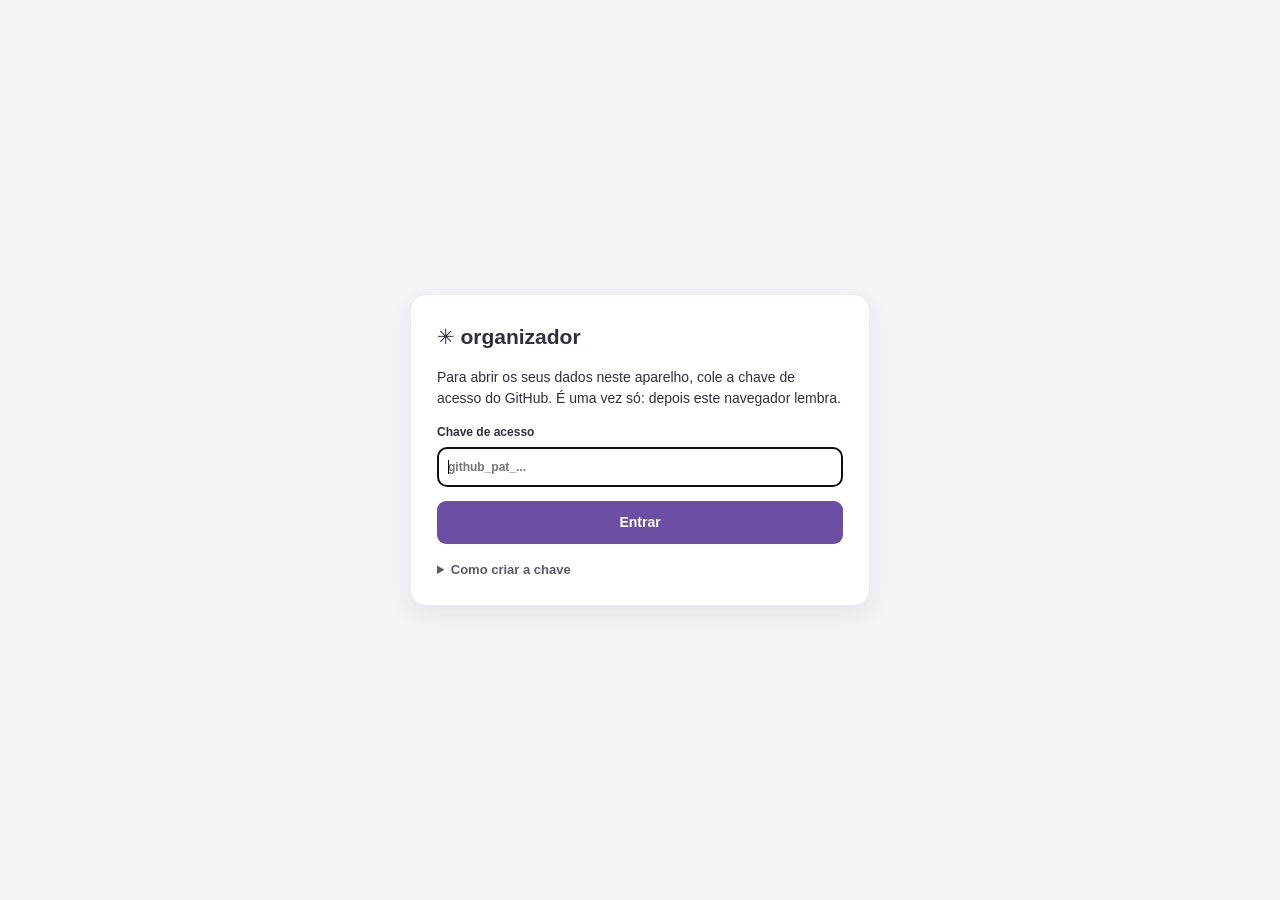
<file: web/index.html>
<!doctype html>
<html lang="pt-BR"><head><meta charset="utf-8"><title>Organizador</title>
<meta http-equiv="refresh" content="0; url=organizador.html"></head>
<body><a href="organizador.html">Abrir o organizador</a></body></html>
</file>
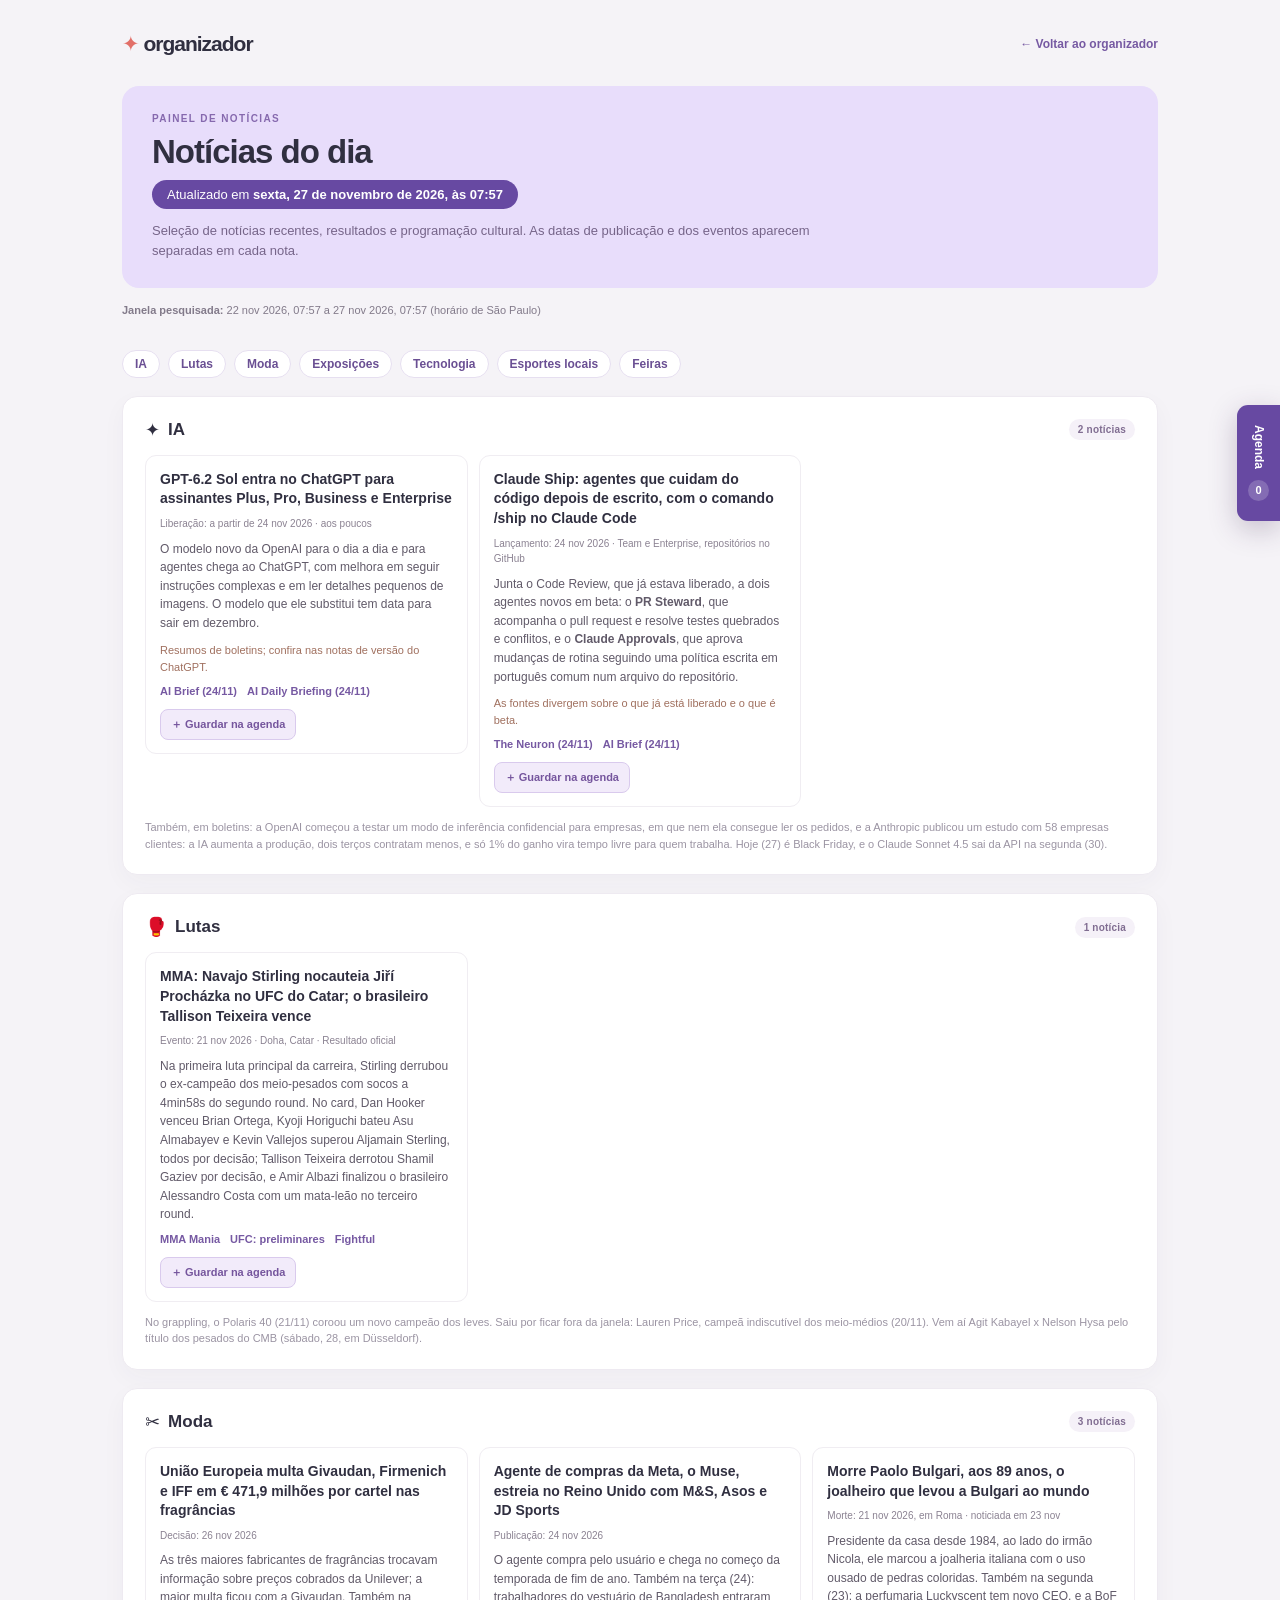
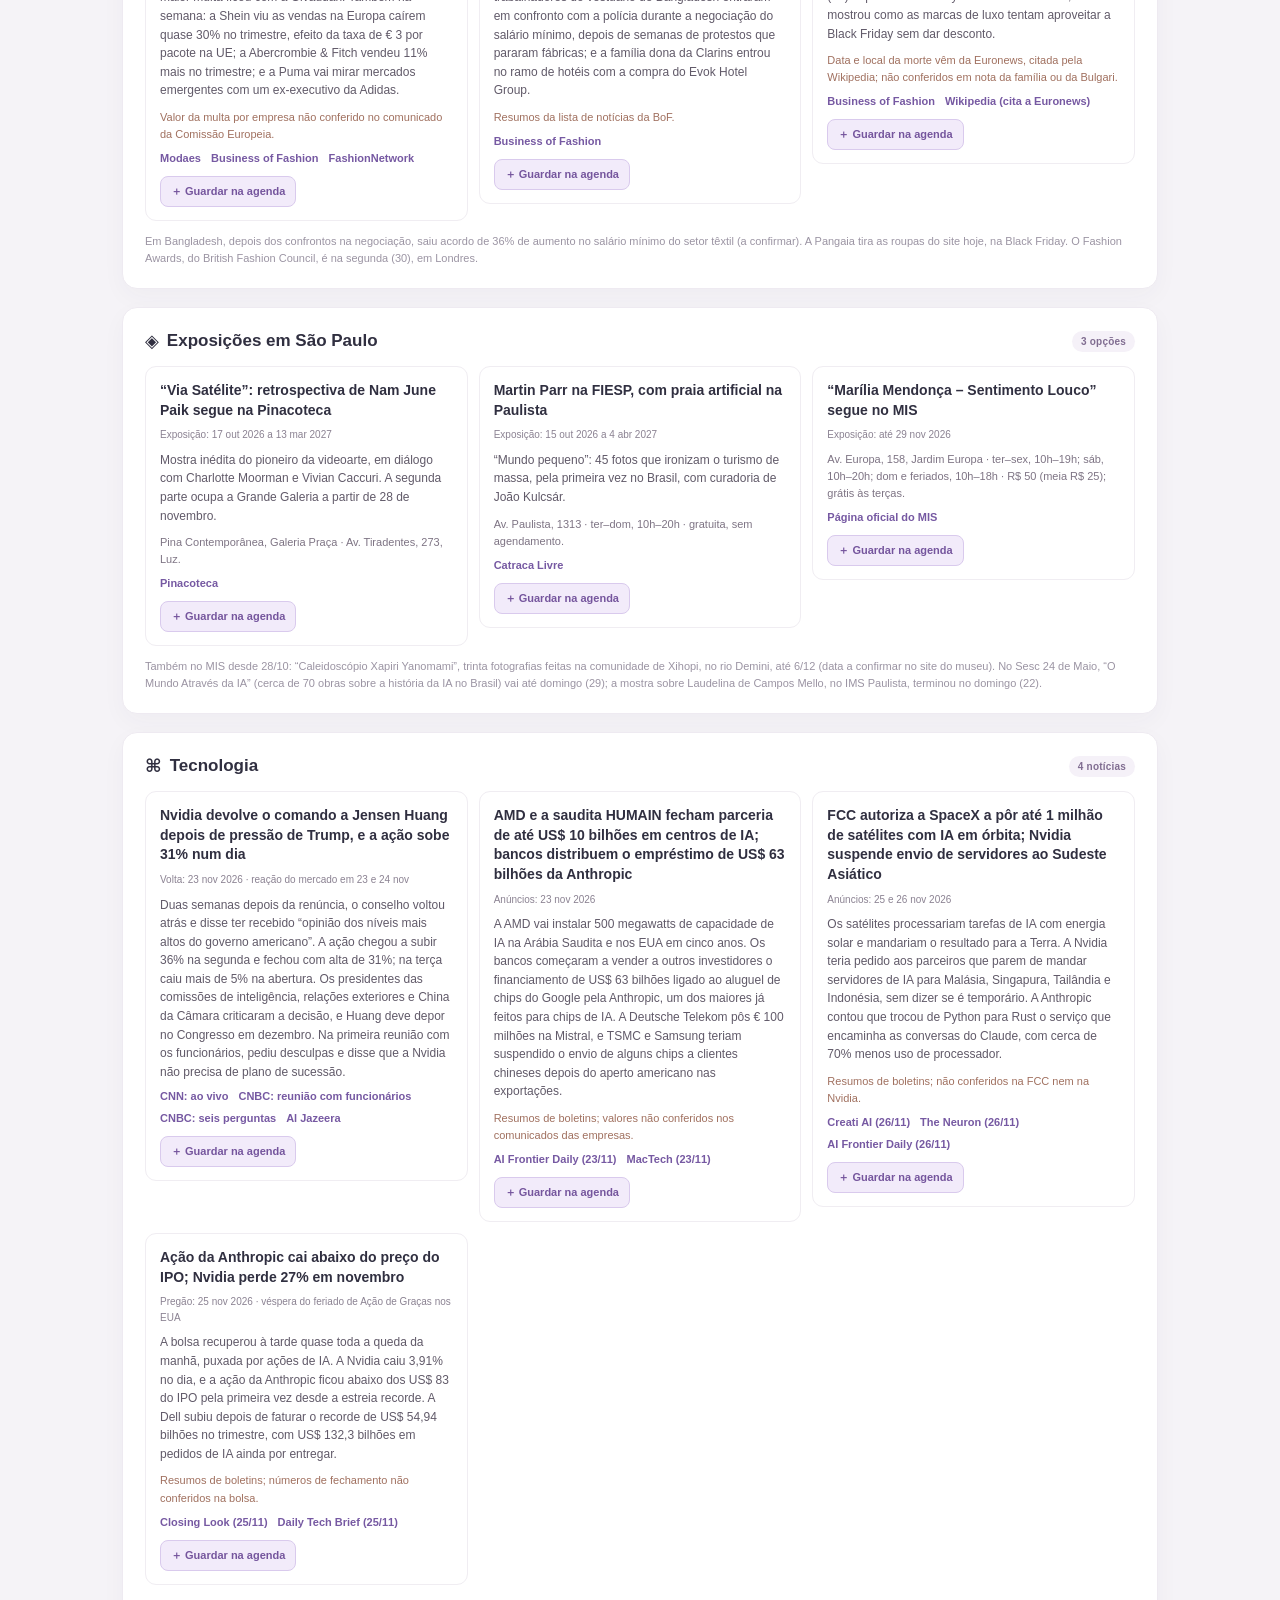
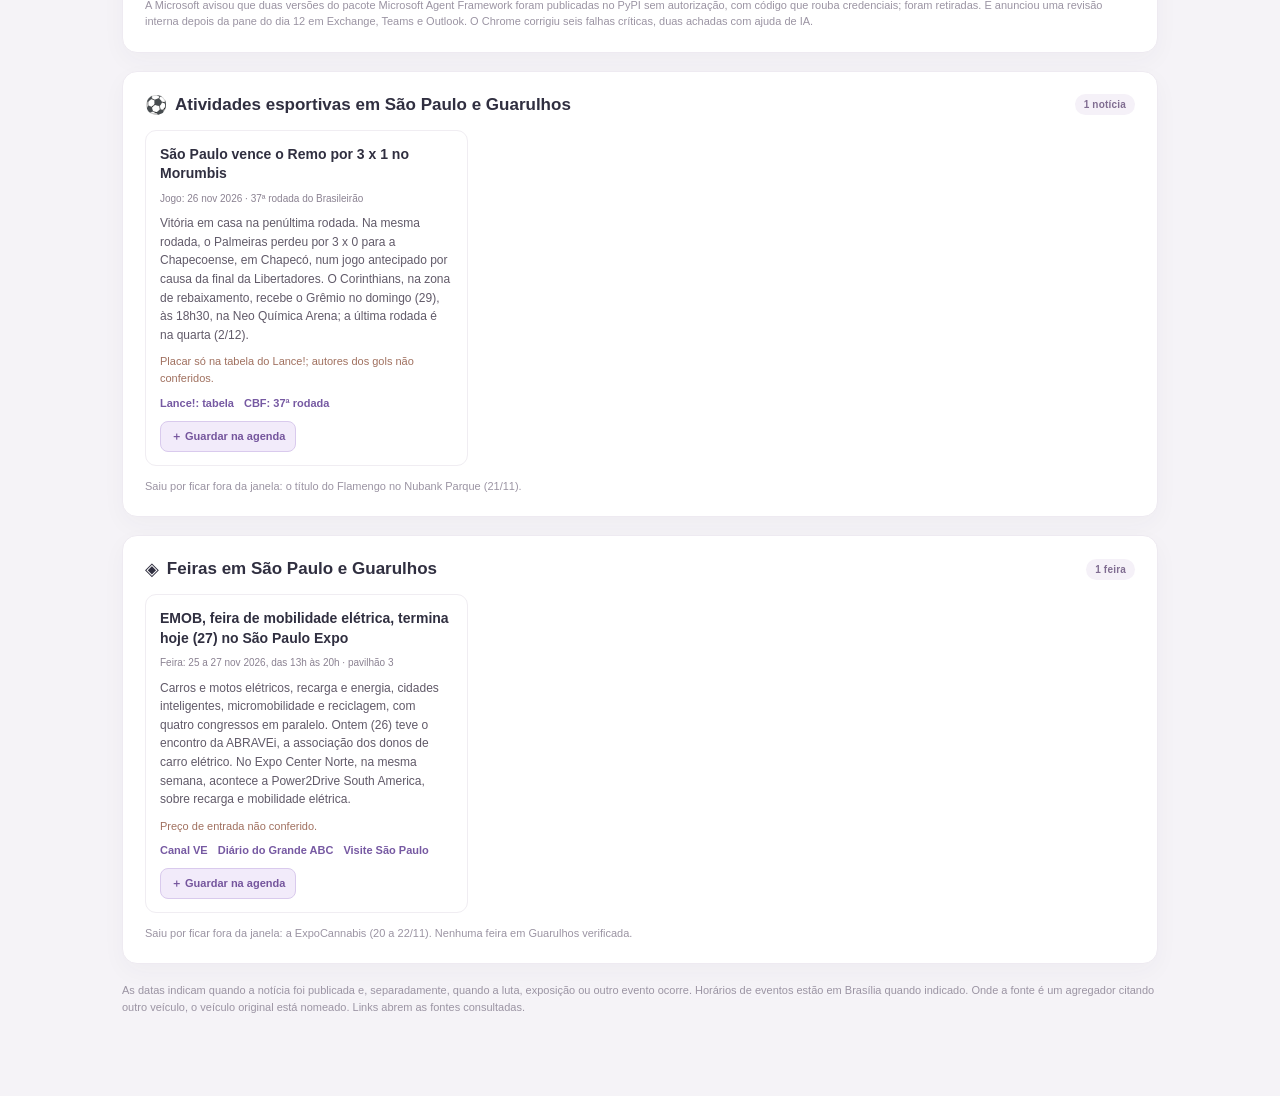
<file: web/noticias/index.html>
<!doctype html>
<html lang="pt-BR">
<head>
<link rel="stylesheet" href="agenda.css">
<script src="agenda.js" defer></script>
<script src="visibilidade.js" defer></script>
<meta charset="utf-8">
<meta name="viewport" content="width=device-width, initial-scale=1">
<title>Notícias do dia — Organizador</title>
<style>
*{box-sizing:border-box}
body{margin:0;background:#f5f3f7;color:#302f40;font:14px Arial,system-ui,sans-serif}
.page{max-width:1080px;margin:auto;padding:32px 22px 70px}
.top{display:flex;justify-content:space-between;align-items:center;gap:15px}
.brand{font-size:21px;font-weight:900;letter-spacing:-1px}
.brand i{font-style:normal;color:#e26f68}
.back{color:#7659a2;text-decoration:none;font-size:12px;font-weight:700}
.hero{background:#e8ddfb;border-radius:17px;padding:27px 30px;margin:30px 0 14px}
.eyebrow{font-size:10px;letter-spacing:1.4px;text-transform:uppercase;color:#8669ae;font-weight:800}
.hero h1{font-size:33px;letter-spacing:-1px;margin:9px 0}
.hero p{font-size:13px;color:#766589;max-width:680px;line-height:1.55;margin:0}
.stamp{background:#6749a2;color:#fff;border-radius:20px;padding:7px 14px;font-size:12px;font-weight:700;white-space:nowrap}
.stamp span{font-weight:400;opacity:.85}
.atualizado{display:inline-block;background:#6749a2;color:#fff;border-radius:20px;padding:7px 15px;font-size:13px;margin:0 0 12px}
.atualizado strong{font-weight:700}
.meta{color:#827a8a;font-size:11px;line-height:1.6;margin:0 0 20px}
.grid{display:grid;grid-template-columns:1fr;gap:18px}
.indice{position:sticky;top:0;z-index:5;display:flex;flex-wrap:wrap;gap:8px;background:#f5f3f7ee;backdrop-filter:blur(4px);padding:10px 0 12px;margin:0 0 6px}
.indice a{background:#fff;border:1px solid #e6dff0;border-radius:20px;padding:6px 12px;color:#6a4f93;font-size:12px;font-weight:700;text-decoration:none}
.indice a:hover{background:#efe7fa}
.section{scroll-margin-top:64px}
.section{background:#fff;border:1px solid #eeeaf1;box-shadow:0 8px 25px #3e315409;border-radius:15px;padding:22px}
.section h2{display:flex;align-items:center;gap:8px;font-size:17px;margin:0 0 14px}
.section h2 .icon{font-size:18px}
.count{margin-left:auto;border-radius:20px;background:#f5f1f8;color:#806d91;padding:5px 9px;font-size:10px;font-weight:700;letter-spacing:.2px;white-space:nowrap}
.list{display:grid;gap:11px;grid-template-columns:repeat(auto-fill,minmax(310px,1fr));align-items:start}
.item{border:1px solid #f0edf2;border-radius:11px;padding:14px 14px 13px}
.item h3{font-size:14px;line-height:1.4;margin:0 0 7px}
.dates{color:#8b8292;font-size:10px;line-height:1.55;margin-bottom:8px}
.item p{color:#615a69;font-size:12px;line-height:1.55;margin:0 0 9px}
.item .service{color:#7e7484;font-size:11px}
.item .caveat{color:#a0705f;font-size:11px}
.sources{display:flex;flex-wrap:wrap;gap:10px}
.sources a{color:#7659a2;font-size:11px;font-weight:700;text-decoration:none}
.sources a:hover,.back:hover{text-decoration:underline}
.section-note{font-size:11px;color:#9b94a3;line-height:1.5;margin:12px 0 0}
.note{font-size:11px;color:#9b94a3;line-height:1.5;margin-top:18px}
@media(max-width:700px){.list{grid-template-columns:1fr}.indice a{padding:5px 10px;font-size:11px}.page{padding:20px 14px 45px}.hero{padding:22px;margin-top:24px}.hero h1{font-size:27px}.section{padding:18px}.top{align-items:flex-start;flex-wrap:wrap}}
</style>
</head>
<body>
<main class="page">
<div class="top">
  <div class="brand"><i>✦</i> organizador</div>
  <a class="back" href="../organizador.html">← Voltar ao organizador</a>
</div>
<header class="hero">
  <div class="eyebrow">Painel de notícias</div>
  <h1>Notícias do dia</h1>
  <div class="atualizado">Atualizado em <strong>sexta, 27 de novembro de 2026, às 07:57</strong></div>
  <p>Seleção de notícias recentes, resultados e programação cultural. As datas de publicação e dos eventos aparecem separadas em cada nota.</p>
</header>
<div class="meta"><strong>Janela pesquisada:</strong> 22 nov 2026, 07:57 a 27 nov 2026, 07:57 (horário de São Paulo)</div>

<nav class="indice" aria-label="Assuntos"><a href="#ia">IA</a><a href="#lutas">Lutas</a><a href="#moda">Moda</a><a href="#expos">Exposições</a><a href="#tech">Tecnologia</a><a href="#esportes-locais">Esportes locais</a><a href="#feiras-locais">Feiras</a></nav>
<div class="grid">
<section class="section" id="ia" aria-labelledby="ia-heading">
  <h2 id="ia-heading"><span class="icon">✦</span> IA <span class="count">2 notícias</span></h2>
  <div class="list">
    <article class="item news-item" data-news-id="https://samonai.substack.com/p/ai-brief-november-24-2026#gpt-6-2-sol-chatgpt" data-category="IA" data-published="2026-11-24" data-source-url="https://samonai.substack.com/p/ai-brief-november-24-2026">
      <h3>GPT-6.2 Sol entra no ChatGPT para assinantes Plus, Pro, Business e Enterprise</h3>
      <div class="dates">Liberação: a partir de 24 nov 2026 · aos poucos</div>
      <p>O modelo novo da OpenAI para o dia a dia e para agentes chega ao ChatGPT, com melhora em seguir instruções complexas e em ler detalhes pequenos de imagens. O modelo que ele substitui tem data para sair em dezembro.</p>
      <p class="caveat">Resumos de boletins; confira nas notas de versão do ChatGPT.</p>
      <div class="sources"><a href="https://samonai.substack.com/p/ai-brief-november-24-2026" target="_blank" rel="noopener noreferrer">AI Brief (24/11)</a><a href="https://sixsixai.com/news/2026-11-24-ai-news/" target="_blank" rel="noopener noreferrer">AI Daily Briefing (24/11)</a></div>
    </article>
    <article class="item news-item" data-news-id="https://www.theneuron.ai/digest/everything-that-happened-in-ai-today-november-24-2026/#claude-ship" data-category="IA" data-published="2026-11-24" data-source-url="https://www.theneuron.ai/digest/everything-that-happened-in-ai-today-november-24-2026/">
      <h3>Claude Ship: agentes que cuidam do código depois de escrito, com o comando /ship no Claude Code</h3>
      <div class="dates">Lançamento: 24 nov 2026 · Team e Enterprise, repositórios no GitHub</div>
      <p>Junta o Code Review, que já estava liberado, a dois agentes novos em beta: o <strong>PR Steward</strong>, que acompanha o pull request e resolve testes quebrados e conflitos, e o <strong>Claude Approvals</strong>, que aprova mudanças de rotina seguindo uma política escrita em português comum num arquivo do repositório.</p>
      <p class="caveat">As fontes divergem sobre o que já está liberado e o que é beta.</p>
      <div class="sources"><a href="https://www.theneuron.ai/digest/everything-that-happened-in-ai-today-november-24-2026/" target="_blank" rel="noopener noreferrer">The Neuron (24/11)</a><a href="https://samonai.substack.com/p/ai-brief-november-24-2026" target="_blank" rel="noopener noreferrer">AI Brief (24/11)</a></div>
    </article>
  </div>
  <p class="section-note">Também, em boletins: a OpenAI começou a testar um modo de inferência confidencial para empresas, em que nem ela consegue ler os pedidos, e a Anthropic publicou um estudo com 58 empresas clientes: a IA aumenta a produção, dois terços contratam menos, e só 1% do ganho vira tempo livre para quem trabalha. Hoje (27) é Black Friday, e o Claude Sonnet 4.5 sai da API na segunda (30).</p>
</section>

<section class="section" id="lutas" aria-labelledby="lutas-heading">
  <h2 id="lutas-heading"><span class="icon">🥊</span> Lutas <span class="count">1 notícia</span></h2>
  <div class="list">
    <article class="item news-item" data-news-id="https://www.mmamania.com/ufc-results/487775/ufc-qatar-results-sooo-about-last-night-prochazka-vs-stirling" data-category="Lutas" data-published="2026-11-22" data-event-date="2026-11-21" data-source-url="https://www.mmamania.com/ufc-results/487775/ufc-qatar-results-sooo-about-last-night-prochazka-vs-stirling">
      <h3>MMA: Navajo Stirling nocauteia Jiří Procházka no UFC do Catar; o brasileiro Tallison Teixeira vence</h3>
      <div class="dates">Evento: 21 nov 2026 · Doha, Catar · Resultado oficial</div>
      <p>Na primeira luta principal da carreira, Stirling derrubou o ex-campeão dos meio-pesados com socos a 4min58s do segundo round. No card, Dan Hooker venceu Brian Ortega, Kyoji Horiguchi bateu Asu Almabayev e Kevin Vallejos superou Aljamain Sterling, todos por decisão; Tallison Teixeira derrotou Shamil Gaziev por decisão, e Amir Albazi finalizou o brasileiro Alessandro Costa com um mata-leão no terceiro round.</p>
      <div class="sources"><a href="https://www.mmamania.com/ufc-results/487775/ufc-qatar-results-sooo-about-last-night-prochazka-vs-stirling" target="_blank" rel="noopener noreferrer">MMA Mania</a><a href="https://www.ufc.com/news/ufc-qatar-prelim-results-prochazka-vs-stirling" target="_blank" rel="noopener noreferrer">UFC: preliminares</a><a href="https://www.fightful.com/mma/ufc-fight-night-jiri-vs-stirling-results-11-21/" target="_blank" rel="noopener noreferrer">Fightful</a></div>
    </article>
  </div>
  <p class="section-note">No grappling, o Polaris 40 (21/11) coroou um novo campeão dos leves. Saiu por ficar fora da janela: Lauren Price, campeã indiscutível dos meio-médios (20/11). Vem aí Agit Kabayel x Nelson Hysa pelo título dos pesados do CMB (sábado, 28, em Düsseldorf).</p>
</section>

<section class="section" id="moda" aria-labelledby="moda-heading">
  <h2 id="moda-heading"><span class="icon">✂</span> Moda <span class="count">3 notícias</span></h2>
  <div class="list">
    <article class="item news-item" data-news-id="https://www.modaes.com/global/home#cartel-fragrancias-2026-11-26" data-category="Moda" data-published="2026-11-26" data-source-url="https://www.modaes.com/global/home">
      <h3>União Europeia multa Givaudan, Firmenich e IFF em € 471,9 milhões por cartel nas fragrâncias</h3>
      <div class="dates">Decisão: 26 nov 2026</div>
      <p>As três maiores fabricantes de fragrâncias trocavam informação sobre preços cobrados da Unilever; a maior multa ficou com a Givaudan. Também na semana: a Shein viu as vendas na Europa caírem quase 30% no trimestre, efeito da taxa de € 3 por pacote na UE; a Abercrombie & Fitch vendeu 11% mais no trimestre; e a Puma vai mirar mercados emergentes com um ex-executivo da Adidas.</p>
      <p class="caveat">Valor da multa por empresa não conferido no comunicado da Comissão Europeia.</p>
      <div class="sources"><a href="https://www.modaes.com/global/home" target="_blank" rel="noopener noreferrer">Modaes</a><a href="https://www.businessoffashion.com/news/" target="_blank" rel="noopener noreferrer">Business of Fashion</a><a href="https://us.fashionnetwork.com/" target="_blank" rel="noopener noreferrer">FashionNetwork</a></div>
    </article>
    <article class="item news-item" data-news-id="https://www.businessoffashion.com/news/#meta-muse-uk-2026-11-24" data-category="Moda" data-published="2026-11-24" data-source-url="https://www.businessoffashion.com/news/">
      <h3>Agente de compras da Meta, o Muse, estreia no Reino Unido com M&S, Asos e JD Sports</h3>
      <div class="dates">Publicação: 24 nov 2026</div>
      <p>O agente compra pelo usuário e chega no começo da temporada de fim de ano. Também na terça (24): trabalhadores do vestuário de Bangladesh entraram em confronto com a polícia durante a negociação do salário mínimo, depois de semanas de protestos que pararam fábricas; e a família dona da Clarins entrou no ramo de hotéis com a compra do Evok Hotel Group.</p>
      <p class="caveat">Resumos da lista de notícias da BoF.</p>
      <div class="sources"><a href="https://www.businessoffashion.com/news/" target="_blank" rel="noopener noreferrer">Business of Fashion</a></div>
    </article>
    <article class="item news-item" data-news-id="https://www.businessoffashion.com/news/#paolo-bulgari-2026-11-23" data-category="Moda" data-published="2026-11-23" data-source-url="https://www.businessoffashion.com/news/">
      <h3>Morre Paolo Bulgari, aos 89 anos, o joalheiro que levou a Bulgari ao mundo</h3>
      <div class="dates">Morte: 21 nov 2026, em Roma · noticiada em 23 nov</div>
      <p>Presidente da casa desde 1984, ao lado do irmão Nicola, ele marcou a joalheria italiana com o uso ousado de pedras coloridas. Também na segunda (23): a perfumaria Luckyscent tem novo CEO, e a BoF mostrou como as marcas de luxo tentam aproveitar a Black Friday sem dar desconto.</p>
      <p class="caveat">Data e local da morte vêm da Euronews, citada pela Wikipedia; não conferidos em nota da família ou da Bulgari.</p>
      <div class="sources"><a href="https://www.businessoffashion.com/news/" target="_blank" rel="noopener noreferrer">Business of Fashion</a><a href="https://en.wikipedia.org/wiki/Paolo_Bulgari" target="_blank" rel="noopener noreferrer">Wikipedia (cita a Euronews)</a></div>
    </article>
  </div>
  <p class="section-note">Em Bangladesh, depois dos confrontos na negociação, saiu acordo de 36% de aumento no salário mínimo do setor têxtil (a confirmar). A Pangaia tira as roupas do site hoje, na Black Friday. O Fashion Awards, do British Fashion Council, é na segunda (30), em Londres.</p>
</section>

<section class="section" id="expos" aria-labelledby="expos-heading">
  <h2 id="expos-heading"><span class="icon">◈</span> Exposições em São Paulo <span class="count">3 opções</span></h2>
  <div class="list">
    <article class="item news-item" data-news-id="https://pinacoteca.org.br/en/programacao/exposicoes/via-satelite-dialogos-com-nam-june-paik-charlotte-moorman-vivian-caccuri/" data-category="Exposições" data-published="2026-10-17" data-event-date="2026-10-17" data-source-url="https://pinacoteca.org.br/en/programacao/exposicoes/via-satelite-dialogos-com-nam-june-paik-charlotte-moorman-vivian-caccuri/">
      <h3>“Via Satélite”: retrospectiva de Nam June Paik segue na Pinacoteca</h3>
      <div class="dates">Exposição: 17 out 2026 a 13 mar 2027</div>
      <p>Mostra inédita do pioneiro da videoarte, em diálogo com Charlotte Moorman e Vivian Caccuri. A segunda parte ocupa a Grande Galeria a partir de 28 de novembro.</p>
      <p class="service">Pina Contemporânea, Galeria Praça · Av. Tiradentes, 273, Luz.</p>
      <div class="sources"><a href="https://pinacoteca.org.br/en/programacao/exposicoes/via-satelite-dialogos-com-nam-june-paik-charlotte-moorman-vivian-caccuri/" target="_blank" rel="noopener noreferrer">Pinacoteca</a></div>
    </article>
    <article class="item news-item" data-news-id="https://catracalivre.com.br/gira/pela-primeira-vez-no-brasil-exposicao-traz-olhar-ironico-de-martin-parr-sobre-o-turismo-mundial-centro-cultural-fiesp-sp/" data-category="Exposições" data-published="2026-10-15" data-event-date="2026-10-15" data-source-url="https://catracalivre.com.br/gira/pela-primeira-vez-no-brasil-exposicao-traz-olhar-ironico-de-martin-parr-sobre-o-turismo-mundial-centro-cultural-fiesp-sp/">
      <h3>Martin Parr na FIESP, com praia artificial na Paulista</h3>
      <div class="dates">Exposição: 15 out 2026 a 4 abr 2027</div>
      <p>“Mundo pequeno”: 45 fotos que ironizam o turismo de massa, pela primeira vez no Brasil, com curadoria de João Kulcsár.</p>
      <p class="service">Av. Paulista, 1313 · ter–dom, 10h–20h · gratuita, sem agendamento.</p>
      <div class="sources"><a href="https://catracalivre.com.br/gira/pela-primeira-vez-no-brasil-exposicao-traz-olhar-ironico-de-martin-parr-sobre-o-turismo-mundial-centro-cultural-fiesp-sp/" target="_blank" rel="noopener noreferrer">Catraca Livre</a></div>
    </article>
    <article class="item news-item" data-news-id="https://mis-sp.org.br/exposicao/marilia-mendonca-sentimento-louco/" data-category="Exposições" data-published="2026-10-09" data-event-date="2026-10-09" data-source-url="https://mis-sp.org.br/exposicao/marilia-mendonca-sentimento-louco/">
      <h3>“Marília Mendonça – Sentimento Louco” segue no MIS</h3>
      <div class="dates">Exposição: até 29 nov 2026</div>
      <p class="service">Av. Europa, 158, Jardim Europa · ter–sex, 10h–19h; sáb, 10h–20h; dom e feriados, 10h–18h · R$ 50 (meia R$ 25); grátis às terças.</p>
      <div class="sources"><a href="https://mis-sp.org.br/exposicao/marilia-mendonca-sentimento-louco/" target="_blank" rel="noopener noreferrer">Página oficial do MIS</a></div>
    </article>
  </div>
  <p class="section-note">Também no MIS desde 28/10: “Caleidoscópio Xapiri Yanomami”, trinta fotografias feitas na comunidade de Xihopi, no rio Demini, até 6/12 (data a confirmar no site do museu). No Sesc 24 de Maio, “O Mundo Através da IA” (cerca de 70 obras sobre a história da IA no Brasil) vai até domingo (29); a mostra sobre Laudelina de Campos Mello, no IMS Paulista, terminou no domingo (22).</p>
</section>

<section class="section" id="tech" aria-labelledby="tech-heading">
  <h2 id="tech-heading"><span class="icon">⌘</span> Tecnologia <span class="count">4 notícias</span></h2>
  <div class="list">
    <article class="item news-item" data-news-id="https://www.cnn.com/2026/11/23/business/live-news/jensen-huang-reinstated-as-ceo-of-nvidia" data-category="Tecnologia" data-published="2026-11-23" data-source-url="https://www.cnn.com/2026/11/23/business/live-news/jensen-huang-reinstated-as-ceo-of-nvidia">
      <h3>Nvidia devolve o comando a Jensen Huang depois de pressão de Trump, e a ação sobe 31% num dia</h3>
      <div class="dates">Volta: 23 nov 2026 · reação do mercado em 23 e 24 nov</div>
      <p>Duas semanas depois da renúncia, o conselho voltou atrás e disse ter recebido “opinião dos níveis mais altos do governo americano”. A ação chegou a subir 36% na segunda e fechou com alta de 31%; na terça caiu mais de 5% na abertura. Os presidentes das comissões de inteligência, relações exteriores e China da Câmara criticaram a decisão, e Huang deve depor no Congresso em dezembro. Na primeira reunião com os funcionários, pediu desculpas e disse que a Nvidia não precisa de plano de sucessão.</p>
      <div class="sources"><a href="https://www.cnn.com/2026/11/23/business/live-news/jensen-huang-reinstated-as-ceo-of-nvidia" target="_blank" rel="noopener noreferrer">CNN: ao vivo</a><a href="https://www.cnbc.com/2026/11/24/jensen-huang-nvidia-employee-meeting.html" target="_blank" rel="noopener noreferrer">CNBC: reunião com funcionários</a><a href="https://cnbc.com/2026/11/24/nvidia-jensen-huang-politics-market.html" target="_blank" rel="noopener noreferrer">CNBC: seis perguntas</a><a href="https://www.aljazeera.com/economy/2026/11/24/nvidia-stock-cools-after-huangs-return-driven-surge" target="_blank" rel="noopener noreferrer">Al Jazeera</a></div>
    </article>
    <article class="item news-item" data-news-id="https://kellyabbott1.substack.com/p/ai-frontier-daily-2026-11-23#amd-humain" data-category="Tecnologia" data-published="2026-11-23" data-source-url="https://kellyabbott1.substack.com/p/ai-frontier-daily-2026-11-23">
      <h3>AMD e a saudita HUMAIN fecham parceria de até US$ 10 bilhões em centros de IA; bancos distribuem o empréstimo de US$ 63 bilhões da Anthropic</h3>
      <div class="dates">Anúncios: 23 nov 2026</div>
      <p>A AMD vai instalar 500 megawatts de capacidade de IA na Arábia Saudita e nos EUA em cinco anos. Os bancos começaram a vender a outros investidores o financiamento de US$ 63 bilhões ligado ao aluguel de chips do Google pela Anthropic, um dos maiores já feitos para chips de IA. A Deutsche Telekom pôs € 100 milhões na Mistral, e TSMC e Samsung teriam suspendido o envio de alguns chips a clientes chineses depois do aperto americano nas exportações.</p>
      <p class="caveat">Resumos de boletins; valores não conferidos nos comunicados das empresas.</p>
      <div class="sources"><a href="https://kellyabbott1.substack.com/p/ai-frontier-daily-2026-11-23" target="_blank" rel="noopener noreferrer">AI Frontier Daily (23/11)</a><a href="https://mactech.com/2026/11/23/news-items-you-should-check-out-out-november-23" target="_blank" rel="noopener noreferrer">MacTech (23/11)</a></div>
    </article>
    <article class="item news-item" data-news-id="https://creati.ai/ai-news/2026-11-26/#fcc-spacex" data-category="Tecnologia" data-published="2026-11-26" data-source-url="https://creati.ai/ai-news/2026-11-26/">
      <h3>FCC autoriza a SpaceX a pôr até 1 milhão de satélites com IA em órbita; Nvidia suspende envio de servidores ao Sudeste Asiático</h3>
      <div class="dates">Anúncios: 25 e 26 nov 2026</div>
      <p>Os satélites processariam tarefas de IA com energia solar e mandariam o resultado para a Terra. A Nvidia teria pedido aos parceiros que parem de mandar servidores de IA para Malásia, Singapura, Tailândia e Indonésia, sem dizer se é temporário. A Anthropic contou que trocou de Python para Rust o serviço que encaminha as conversas do Claude, com cerca de 70% menos uso de processador.</p>
      <p class="caveat">Resumos de boletins; não conferidos na FCC nem na Nvidia.</p>
      <div class="sources"><a href="https://creati.ai/ai-news/2026-11-26/" target="_blank" rel="noopener noreferrer">Creati AI (26/11)</a><a href="https://www.theneuron.ai/digest/everything-that-happened-in-ai-today-november-26-2026/" target="_blank" rel="noopener noreferrer">The Neuron (26/11)</a><a href="https://kellyabbott1.substack.com/p/ai-frontier-daily-2026-11-26" target="_blank" rel="noopener noreferrer">AI Frontier Daily (26/11)</a></div>
    </article>
    <article class="item news-item" data-news-id="https://cappnotes.substack.com/p/closing-look-wednesday-november-25#mercado-25-11" data-category="Tecnologia" data-published="2026-11-25" data-source-url="https://cappnotes.substack.com/p/closing-look-wednesday-november-25">
      <h3>Ação da Anthropic cai abaixo do preço do IPO; Nvidia perde 27% em novembro</h3>
      <div class="dates">Pregão: 25 nov 2026 · véspera do feriado de Ação de Graças nos EUA</div>
      <p>A bolsa recuperou à tarde quase toda a queda da manhã, puxada por ações de IA. A Nvidia caiu 3,91% no dia, e a ação da Anthropic ficou abaixo dos US$ 83 do IPO pela primeira vez desde a estreia recorde. A Dell subiu depois de faturar o recorde de US$ 54,94 bilhões no trimestre, com US$ 132,3 bilhões em pedidos de IA ainda por entregar.</p>
      <p class="caveat">Resumos de boletins; números de fechamento não conferidos na bolsa.</p>
      <div class="sources"><a href="https://cappnotes.substack.com/p/closing-look-wednesday-november-25" target="_blank" rel="noopener noreferrer">Closing Look (25/11)</a><a href="https://bytebrief.ai/brief/2026-11-25" target="_blank" rel="noopener noreferrer">Daily Tech Brief (25/11)</a></div>
    </article>
  </div>
  <p class="section-note">A Microsoft avisou que duas versões do pacote Microsoft Agent Framework foram publicadas no PyPI sem autorização, com código que rouba credenciais; foram retiradas. E anunciou uma revisão interna depois da pane do dia 12 em Exchange, Teams e Outlook. O Chrome corrigiu seis falhas críticas, duas achadas com ajuda de IA.</p>
</section>

<section class="section" id="esportes-locais" aria-labelledby="esportes-locais-heading">
  <h2 id="esportes-locais-heading"><span class="icon">⚽</span> Atividades esportivas em São Paulo e Guarulhos <span class="count">1 notícia</span></h2>
  <div class="list">
    <article class="item news-item" data-news-id="https://www.lance.com.br/tabela/brasileirao#sao-paulo-remo-2026-11-26" data-category="Esportes locais" data-published="2026-11-26" data-event-date="2026-11-26" data-source-url="https://www.lance.com.br/tabela/brasileirao">
      <h3>São Paulo vence o Remo por 3 x 1 no Morumbis</h3>
      <div class="dates">Jogo: 26 nov 2026 · 37ª rodada do Brasileirão</div>
      <p>Vitória em casa na penúltima rodada. Na mesma rodada, o Palmeiras perdeu por 3 x 0 para a Chapecoense, em Chapecó, num jogo antecipado por causa da final da Libertadores. O Corinthians, na zona de rebaixamento, recebe o Grêmio no domingo (29), às 18h30, na Neo Química Arena; a última rodada é na quarta (2/12).</p>
      <p class="caveat">Placar só na tabela do Lance!; autores dos gols não conferidos.</p>
      <div class="sources"><a href="https://www.lance.com.br/tabela/brasileirao" target="_blank" rel="noopener noreferrer">Lance!: tabela</a><a href="https://www.cbf.com.br/futebol-brasileiro/noticias/campeonato-brasileiro-serie-a/a/brasileirao-37-rodada-e-aberta-com-vitoria-da-chape-sobre-o-palmeiras" target="_blank" rel="noopener noreferrer">CBF: 37ª rodada</a></div>
    </article>
  </div>
  <p class="section-note">Saiu por ficar fora da janela: o título do Flamengo no Nubank Parque (21/11).</p>
</section>

<section class="section" id="feiras-locais" aria-labelledby="feiras-locais-heading">
  <h2 id="feiras-locais-heading"><span class="icon">◈</span> Feiras em São Paulo e Guarulhos <span class="count">1 feira</span></h2>
  <div class="list">
    <article class="item news-item" data-news-id="https://canalve.com.br/emob-2026-mobilidade-sao-paulo-expo/" data-category="Feiras locais" data-published="2026-11-25" data-event-date="2026-11-25" data-source-url="https://canalve.com.br/emob-2026-mobilidade-sao-paulo-expo/">
      <h3>EMOB, feira de mobilidade elétrica, termina hoje (27) no São Paulo Expo</h3>
      <div class="dates">Feira: 25 a 27 nov 2026, das 13h às 20h · pavilhão 3</div>
      <p>Carros e motos elétricos, recarga e energia, cidades inteligentes, micromobilidade e reciclagem, com quatro congressos em paralelo. Ontem (26) teve o encontro da ABRAVEi, a associação dos donos de carro elétrico. No Expo Center Norte, na mesma semana, acontece a Power2Drive South America, sobre recarga e mobilidade elétrica.</p>
      <p class="caveat">Preço de entrada não conferido.</p>
      <div class="sources"><a href="https://canalve.com.br/emob-2026-mobilidade-sao-paulo-expo/" target="_blank" rel="noopener noreferrer">Canal VE</a><a href="https://www.dgabc.com.br/Noticia/4348508/eletrificados-emob-2026-reune-feira-e-quatro-congressos-na-capital" target="_blank" rel="noopener noreferrer">Diário do Grande ABC</a><a href="https://visitesaopaulo.com/evento/e-mob-salao-da-mobilidade-verde-cidades-inteligentes-2026/" target="_blank" rel="noopener noreferrer">Visite São Paulo</a></div>
    </article>
  </div>
  <p class="section-note">Saiu por ficar fora da janela: a ExpoCannabis (20 a 22/11). Nenhuma feira em Guarulhos verificada.</p>
</section>

</div>
<p class="note">As datas indicam quando a notícia foi publicada e, separadamente, quando a luta, exposição ou outro evento ocorre. Horários de eventos estão em Brasília quando indicado. Onde a fonte é um agregador citando outro veículo, o veículo original está nomeado. Links abrem as fontes consultadas.</p>
</main>
</body>
</html>
</file>
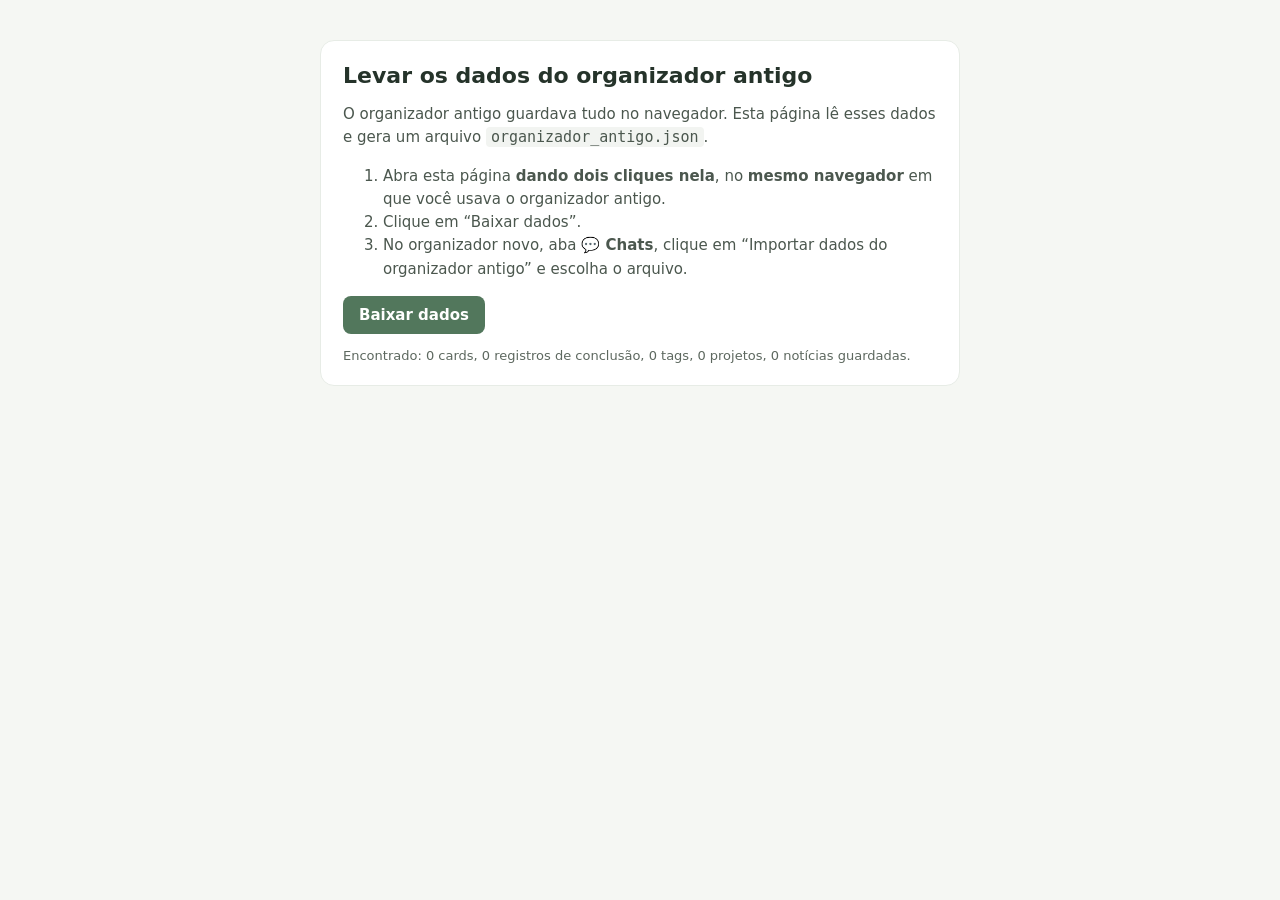
<file: exportar_organizador_antigo.html>
<!doctype html>
<html lang="pt-BR">
<head>
<meta charset="utf-8">
<meta name="viewport" content="width=device-width,initial-scale=1">
<title>Exportar organizador antigo</title>
<style>
body{margin:0;background:#f5f7f3;color:#25332a;font:15px "Segoe UI",system-ui,sans-serif}
main{max-width:640px;margin:40px auto;padding:0 16px}
.card{background:#fff;border:1px solid #e7ece6;border-radius:14px;padding:22px}
h1{font-size:22px;margin:0 0 8px}
p,li{line-height:1.55;color:#4b574e}
button{font:inherit;font-weight:650;background:#52775c;color:#fff;border:0;border-radius:8px;padding:10px 16px;cursor:pointer}
code{background:#f2f4f1;border-radius:4px;padding:1px 5px}
#resumo{margin-top:14px;font-size:13px;color:#5d685f}
</style>
</head>
<body>
<main><div class="card">
<h1>Levar os dados do organizador antigo</h1>
<p>O organizador antigo guardava tudo no navegador. Esta página lê esses dados e gera um arquivo <code>organizador_antigo.json</code>.</p>
<ol>
  <li>Abra esta página <b>dando dois cliques nela</b>, no <b>mesmo navegador</b> em que você usava o organizador antigo.</li>
  <li>Clique em “Baixar dados”.</li>
  <li>No organizador novo, aba <b>💬 Chats</b>, clique em “Importar dados do organizador antigo” e escolha o arquivo.</li>
</ol>
<button id="baixar" type="button">Baixar dados</button>
<div id="resumo"></div>
</div></main>
<script>
const CHAVES=['ritmo.tasks.v1','ritmo.history.v1','ritmo.tags.v1','ritmo.archive-order.v1','organizador.projects.v1','organizador.noticias.agenda.v1','organizador.noticias.agenda.aberta.v1'];
function ler(){const dados={};for(const chave of CHAVES){const valor=localStorage.getItem(chave);if(valor!==null)dados[chave]=valor}return dados}
const dados=ler(),contar=chave=>{try{const v=JSON.parse(dados[chave]||'[]');return Array.isArray(v)?v.length:'—'}catch{return '—'}};
document.querySelector('#resumo').textContent=Object.keys(dados).length?`Encontrado: ${contar('ritmo.tasks.v1')} cards, ${contar('ritmo.history.v1')} registros de conclusão, ${contar('ritmo.tags.v1')} tags, ${contar('organizador.projects.v1')} projetos, ${contar('organizador.noticias.agenda.v1')} notícias guardadas.`:'Nenhum dado do organizador antigo neste navegador. Confira se é o mesmo navegador e se a página foi aberta com dois cliques (endereço começando com file://).';
document.querySelector('#baixar').onclick=()=>{
  const link=document.createElement('a');
  link.href=URL.createObjectURL(new Blob([JSON.stringify(dados,null,1)],{type:'application/json'}));
  link.download='organizador_antigo.json';link.click();
};
</script>
</body>
</html>
</file>
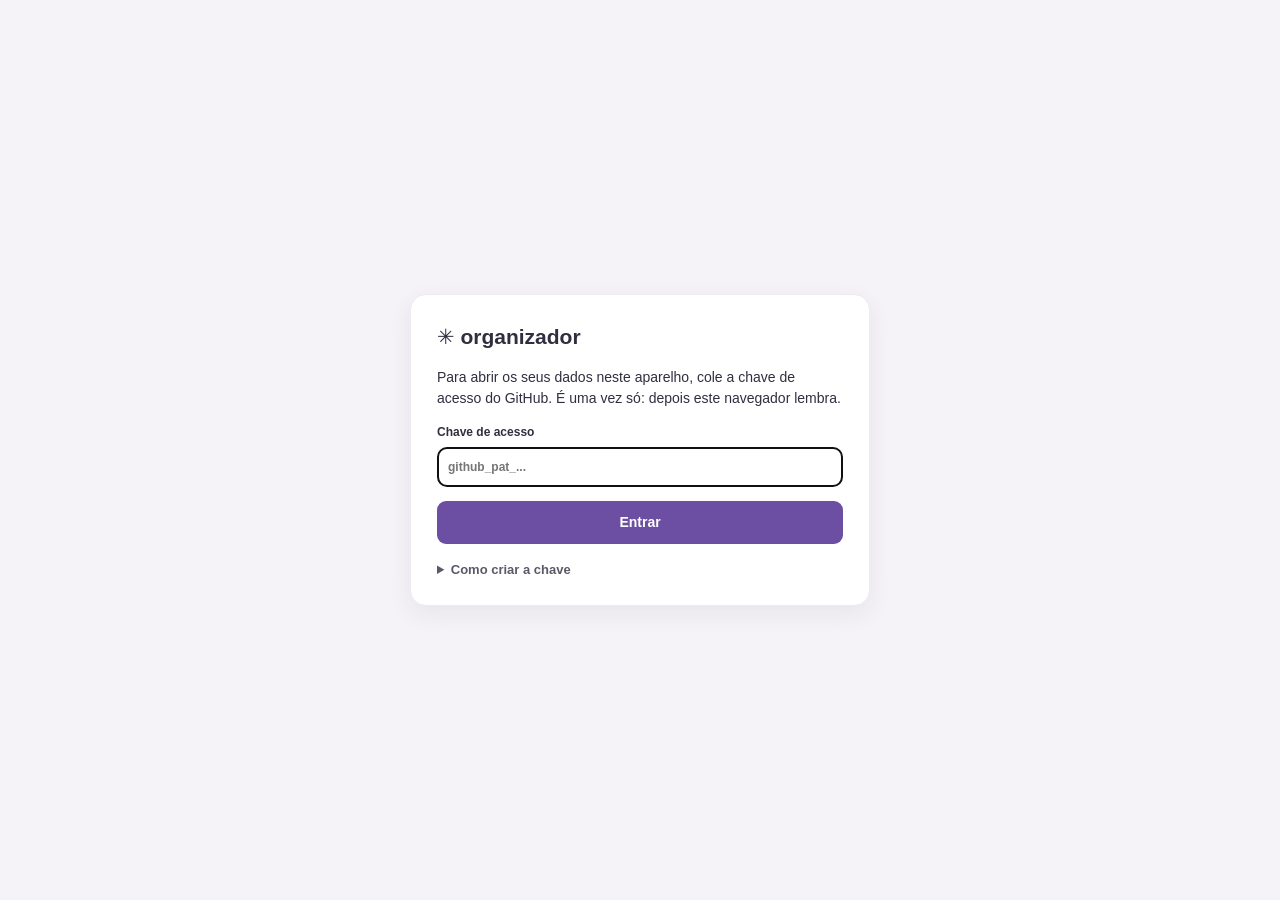
<file: web/organizador.html>
<!doctype html><html lang="pt-BR"><meta charset="utf-8"><meta http-equiv="Content-Security-Policy" content="default-src 'self'; script-src 'self' 'unsafe-inline'; style-src 'self' 'unsafe-inline'; img-src 'self' data:; connect-src 'self' https://api.github.com; object-src 'none'; base-uri 'self'; form-action 'self'"><meta name="viewport" content="width=device-width,initial-scale=1"><title>Organizador</title><!-- Para virar app na tela inicial (iPhone: Compartilhar → Adicionar à Tela de Início; Android/PC: Instalar) --><link rel="manifest" href="manifest.webmanifest"><link rel="apple-touch-icon" href="imagens/icone-180.png"><link rel="icon" type="image/png" href="imagens/icone-192.png"><meta name="apple-mobile-web-app-capable" content="yes"><meta name="mobile-web-app-capable" content="yes"><meta name="apple-mobile-web-app-title" content="Organizador"><meta name="apple-mobile-web-app-status-bar-style" content="default"><meta name="theme-color" content="#f5f7f3"><style>
*{box-sizing:border-box}body{margin:0;background:#f5f7f3;color:#25332a;font:15px system-ui,Segoe UI,sans-serif}.app{max-width:1180px;margin:auto;min-height:100vh;display:grid;grid-template-columns:220px 1fr}.side{background:#fff;border-right:1px solid #e7ece6;padding:28px 18px}.logo{font-size:22px;font-weight:800;color:#456b50;margin:2px 10px 42px}.nav{padding:12px;border-radius:9px;color:#747f76;cursor:pointer;margin:4px 0}.nav.active{color:#3f654a;background:#edf4ee;font-weight:700}.hint{margin-top:50px;background:#f5f7f3;border-radius:12px;padding:14px;font-size:12px;color:#748076;line-height:1.6}.main{padding:34px 38px}.date{font-size:12px;color:#879187}.head{display:flex;justify-content:space-between;align-items:center;margin:10px 0 22px}h1{font-size:28px;margin:0}button{font:inherit;cursor:pointer;border:0}.add,.save{background:#52775c;color:white;border-radius:8px;padding:10px 14px;font-weight:650}.stats{display:grid;grid-template-columns:repeat(4,1fr);gap:12px;margin:20px 0}.stat,.card{background:#fff;border:1px solid #e7ece6;border-radius:13px;padding:16px}.stat small,.muted{color:#8b958c;font-size:12px}.stat strong{display:block;font-size:24px;margin:6px 0}.layout{display:grid;grid-template-columns:1.4fr .8fr;gap:14px}.card h2{font-size:16px;margin:0 0 4px}.sub{color:#89938b;font-size:12px;margin-bottom:13px}.row{display:flex;align-items:center;gap:11px;padding:13px 0;border-bottom:1px solid #edf0ec}.row:last-child{border:0}.check{width:19px;height:19px;border:1px solid #bcc9bd;background:#fff;border-radius:6px;color:white;flex:none}.row.done .check{background:#63846a;border-color:#63846a}.row.done .name{text-decoration:line-through;color:#98a199}.info{flex:1}.name{font-weight:650;font-size:14px}.meta{font-size:11px;color:#909990;margin-top:4px}.tag{font-size:10px;border-radius:6px;padding:4px 7px;background:#f2f4ef;color:#718073}.tag.once{background:#f9f1e7;color:#ac794c}.tag.rec{background:#f0eff6;color:#777095}.week{display:grid;grid-template-columns:repeat(7,1fr);gap:4px;margin-top:16px}.day{background:#f7f8f6;text-align:center;border-radius:8px;padding:9px 2px;font-size:10px;color:#859087;cursor:pointer}.day b{display:block;font-size:13px;color:#445249;margin-top:6px}.day.sel{background:#eaf2eb;color:#4b6c52}.day i{display:block;width:4px;height:4px;background:#77947c;border-radius:50%;margin:5px auto 0}.meter{height:7px;background:#edf0eb;border-radius:8px;overflow:hidden;margin-top:10px}.meter i{display:block;height:100%;background:#6b8f72}.chart{height:104px;display:flex;align-items:end;gap:10px;margin-top:15px}.col{flex:1;text-align:center;font-size:10px;color:#8b958c}.bar{background:#e8eee8;border-radius:5px 5px 2px 2px;height:70px;display:flex;align-items:end;overflow:hidden;margin-bottom:6px}.bar i{display:block;background:#718f76;width:100%;border-radius:5px 5px 0 0}.overlay{display:none;position:fixed;inset:0;background:#17221b66;align-items:center;justify-content:center;padding:18px}.overlay.show{display:flex}.modal{background:white;padding:24px;border-radius:14px;width:min(440px,100%)}.modal h2{margin:0 0 4px}.modal p{font-size:12px;color:#879187}.field{margin:14px 0}.field label{display:block;font-size:12px;font-weight:700;margin-bottom:6px}.field input,.field select{width:100%;padding:10px;border:1px solid #dfe6df;border-radius:8px;background:white;font:inherit}.grid{display:grid;grid-template-columns:1fr 1fr;gap:10px}.actions{display:flex;justify-content:end;gap:8px;margin-top:18px}.cancel{padding:10px 14px;border:1px solid #e3e8e3;background:white;border-radius:8px}.empty{color:#909990;text-align:center;padding:30px 0;font-size:13px}.toast{position:fixed;bottom:20px;left:50%;transform:translateX(-50%);padding:10px 15px;border-radius:9px;background:#29392e;color:white;opacity:0;transition:.2s}.toast.on{opacity:1}@media(max-width:800px){.app{grid-template-columns:65px 1fr}.side{padding:18px 8px}.logo{font-size:0;margin:5px 14px 30px}.logo:first-letter{font-size:22px}.nav{font-size:0;text-align:center}.nav:before{content:'◷';font-size:18px}.hint{display:none}.main{padding:25px 18px}.layout{grid-template-columns:1fr}.stats{grid-template-columns:1fr 1fr}}@media(max-width:520px){.app{display:block}.side{position:fixed;bottom:0;left:0;right:0;height:58px;display:flex;justify-content:space-around;padding:4px;border-top:1px solid #e7ece6;z-index:2}.logo,.hint{display:none}.nav{font-size:0;margin:0;width:48px}.nav:before{content:'◷';font-size:18px}.main{padding:22px 14px 75px}.head{align-items:flex-start;gap:10px}.head h1{font-size:23px}.stats{gap:7px}.stat{padding:12px}.stat strong{font-size:20px}}
</style><body><div class="app"><aside class="side"><div class="logo">✳ organizador</div><div class="nav active" data-view="today">Home</div><div class="hint"><b>Um passo de cada vez.</b><br>Pequenas ações consistentes criam grandes mudanças.</div></aside><main class="main"><div class="date" id="date"></div><div class="head"><div><h1 id="title">Bom dia ☀</h1><span class="muted">Um novo dia, novas possibilidades. Vamos lá?</span></div><button class="add" id="add">＋ Nova tarefa</button></div><div class="stats"><div class="stat"><small>Concluídas hoje</small><strong id="done">0/0</strong><small>tarefas finalizadas</small></div><div class="stat"><small>Progresso da semana</small><strong id="weekly">0%</strong><div class="meter"><i id="meter" style="width:0%"></i></div></div><div class="stat"><small>Em aberto</small><strong id="open">0</strong><small>tarefas esperando por você</small></div><div class="stat"><small>Últimos 7 dias</small><strong id="total">0</strong><small>tarefas concluídas</small></div></div><div class="layout"><section class="card"><h2 id="listTitle">Sua lista de hoje</h2><div class="sub">Tarefas únicas continuam aqui até serem concluídas; recorrentes voltam no próximo período.</div><div id="list"></div></section><div><section class="card"><h2>Sua semana</h2><div class="sub" id="range"></div><div class="week" id="week"></div></section><section class="card" style="margin-top:14px"><h2>Seu progresso hoje</h2><div class="sub" id="focus">Tudo começa com o primeiro passo.</div><div class="meter"><i id="todayMeter" style="width:0%"></i></div></section><section class="card" style="margin-top:14px"><h2>Atividade recente</h2><div class="sub">Conclusões nos últimos sete dias</div><div class="chart" id="chart"></div></section></div></div></main></div><div class="overlay" id="overlay"><form class="modal" id="form"><h2>Nova tarefa</h2><p>Escolha quando ela aparece na sua lista.</p><div class="field"><label>O que você precisa fazer?</label><input id="name" required maxlength="90" placeholder="Ex.: Ir no mercado"></div><div class="grid"><div class="field"><label>Tipo</label><select id="kind"><option value="once">Uma vez</option><option value="recurring">Recorrente</option></select></div><div class="field"><label>Frequência</label><select id="period"><option value="day">Diariamente</option><option value="week">Semanalmente</option></select></div></div><div class="field" id="weekdayField" style="display:none"><label>Dia da semana</label><select id="weekday"><option value="1">Segunda-feira</option><option value="2">Terça-feira</option><option value="3">Quarta-feira</option><option value="4">Quinta-feira</option><option value="5">Sexta-feira</option><option value="6">Sábado</option><option value="0">Domingo</option></select></div><div class="actions"><button class="cancel" type="button" id="cancel">Cancelar</button><button class="save">Adicionar tarefa</button></div></form></div><div class="toast" id="toast"></div><link rel="stylesheet" href="organizador-extra.css"><link rel="stylesheet" href="organizador-cards.css"><link rel="stylesheet" href="organizador-tags.css"><link rel="stylesheet" href="organizador-sort.css"><link rel="stylesheet" href="organizador-mosaico.css"><link rel="stylesheet" href="organizador-concluidos.css"><link rel="stylesheet" href="organizador-noticias.css"><link rel="stylesheet" href="organizador-descricao.css"><link rel="stylesheet" href="organizador-projetos.css"><link rel="stylesheet" href="organizador-chats.css"><link rel="stylesheet" href="organizador-shape.css"><link rel="stylesheet" href="organizador-meta-hj.css"><link rel="stylesheet" href="organizador-dia-neutro.css"><style>.heranca-aviso{margin-top:12px;background:#eef5ef;border:1px solid #d5e5d8;color:#3f5a47;border-radius:9px;padding:9px 11px;font-size:12px;line-height:1.5}</style><link rel="stylesheet" href="organizador-shape-semanal.css"><link rel="stylesheet" href="organizador-shape-medidas.css"><link rel="stylesheet" href="nuvem.css"><script src="nuvem.js"></script><script src="inicio.js"></script></body></html>
</file>
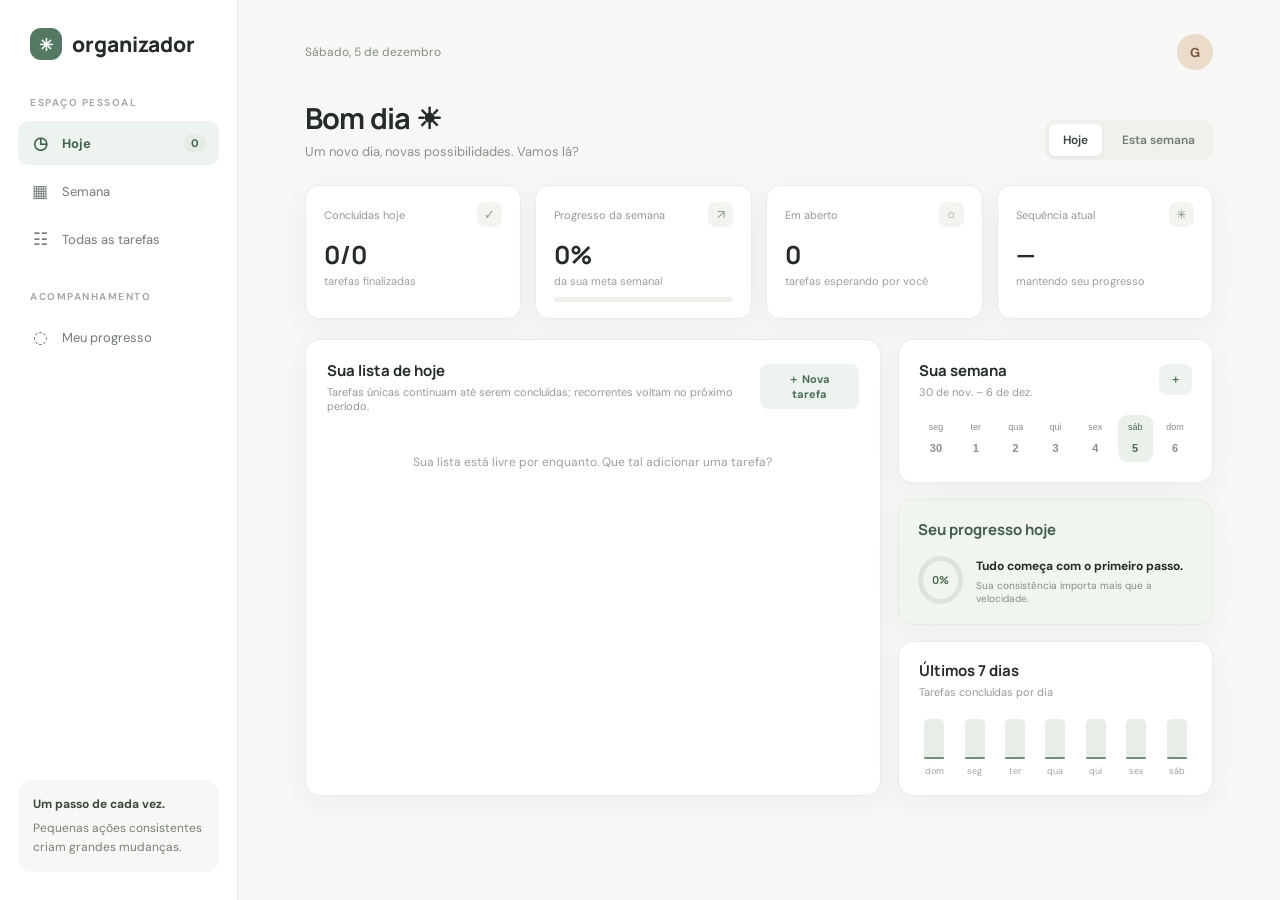
<file: web/layouts/00-organizador-pessoal-antigo.html>
<!doctype html>
<html lang="pt-BR">
<head>
<meta charset="utf-8"><meta name="viewport" content="width=device-width,initial-scale=1">
<title>Organizador pessoal</title>
<style>
@import url('https://fonts.googleapis.com/css2?family=DM+Sans:wght@400;500;600;700&family=Manrope:wght@400;500;600;700;800&display=swap');
:root{--ink:#252b27;--muted:#89918a;--line:#e9ece7;--paper:#fbfcf9;--green:#557862;--mint:#e8f0e9;--orange:#d98955;--cream:#f8f2e9;--lav:#efedf5;--shadow:0 8px 30px #26352b0b}*{box-sizing:border-box}body{margin:0;background:#f7f8f5;color:var(--ink);font-family:'DM Sans',sans-serif}.app{min-height:100vh;display:grid;grid-template-columns:238px 1fr;max-width:1500px;margin:auto}.sidebar{background:#fff;border-right:1px solid var(--line);padding:28px 18px;display:flex;flex-direction:column}.brand{display:flex;align-items:center;gap:10px;padding:0 12px 36px;font:800 21px Manrope}.logo{width:32px;height:32px;border-radius:11px;background:var(--green);color:white;display:grid;place-items:center;font-size:17px}.nav-label{font-size:10px;letter-spacing:1.5px;color:#a5aaa4;padding:0 12px;margin:0 0 10px;font-weight:700}.nav{display:flex;gap:12px;align-items:center;padding:11px 12px;border-radius:10px;color:#747d75;font-size:13px;margin:2px 0;cursor:pointer}.nav.active{background:#edf3ee;color:#42644e;font-weight:700}.nav .icon{font-size:17px;width:20px;text-align:center}.nav .count{margin-left:auto;background:#e5ebe5;border-radius:10px;padding:2px 8px;font-size:11px}.side-bottom{margin-top:auto;background:#f7f8f5;border-radius:14px;padding:15px;color:#777f77;font-size:12px;line-height:1.6}.side-bottom b{color:#39483c;display:block;margin-bottom:4px}.main{padding:34px 5.2vw 60px;max-width:1300px;width:100%;margin:0 auto}.top{display:flex;align-items:center;justify-content:space-between;margin-bottom:28px}.date{font-size:12px;color:#838b83}.avatar{width:36px;height:36px;border-radius:50%;background:#eadbca;color:#765741;display:grid;place-items:center;font-size:13px;font-weight:700}.greeting{font:700 29px Manrope;letter-spacing:-.7px;margin:0 0 5px}.subtitle{font-size:13px;color:#8b928b;margin:0}.hero-row{display:flex;align-items:flex-end;justify-content:space-between;margin-bottom:25px}.tabs{display:flex;gap:6px;padding:4px;background:#eff1ed;border-radius:10px}.tab{border:0;background:transparent;padding:8px 14px;border-radius:7px;color:#737b73;font:600 12px 'DM Sans';cursor:pointer}.tab.active{background:white;box-shadow:0 2px 6px #26352b0c;color:#35453a}.metrics{display:grid;grid-template-columns:repeat(4,1fr);gap:14px;margin-bottom:20px}.metric{background:white;border:1px solid var(--line);border-radius:14px;padding:16px 18px;box-shadow:var(--shadow)}.metric-top{font-size:11px;color:#929992;display:flex;justify-content:space-between;align-items:center}.metric-icon{width:25px;height:25px;border-radius:8px;display:grid;place-items:center;background:#f1f4ef;font-size:13px}.metric-num{font:700 25px Manrope;margin:10px 0 2px}.metric-note{font-size:11px;color:#9aa09a}.progress{height:5px;background:#edf0eb;border-radius:5px;margin-top:9px;overflow:hidden}.progress i{height:100%;display:block;background:#6d9278;border-radius:5px}.content{display:grid;grid-template-columns:minmax(0,1.55fr) minmax(280px,.85fr);gap:17px}.card{background:white;border:1px solid var(--line);border-radius:15px;box-shadow:var(--shadow)}.task-card{padding:20px 21px}.card-head{display:flex;align-items:center;justify-content:space-between;margin-bottom:17px}.card-title{font:700 15px Manrope;margin:0}.card-sub{font-size:11px;color:#959b95;margin-top:4px}.small-btn{border:0;background:#edf3ee;color:#4c6c55;border-radius:8px;padding:8px 11px;font:700 11px 'DM Sans';cursor:pointer}.task-list{display:flex;flex-direction:column}.task{display:flex;align-items:center;gap:12px;padding:12px 1px;border-bottom:1px solid #f0f1ee}.task:last-child{border:0}.check{width:19px;height:19px;border:1.5px solid #cdd5cd;border-radius:6px;flex:none;cursor:pointer;display:grid;place-items:center;color:white;font-size:12px}.task.done .check{background:#62836b;border-color:#62836b}.task.done .task-name{text-decoration:line-through;color:#9ca39d}.task-text{min-width:0;flex:1}.task-name{font-size:12px;font-weight:600}.task-meta{font-size:10px;color:#9ba19b;margin-top:4px}.tag{font-size:9px;padding:4px 7px;border-radius:6px;background:#f1f4ef;color:#69786c;white-space:nowrap}.tag.rec{background:var(--lav);color:#777092}.tag.once{background:var(--cream);color:#b17a4f}.rightcol{display:flex;flex-direction:column;gap:16px}.week-card{padding:20px}.week-head{display:flex;justify-content:space-between;align-items:center;margin-bottom:16px}.week-grid{display:grid;grid-template-columns:repeat(7,1fr);gap:5px}.day{border:0;background:transparent;border-radius:9px;padding:7px 2px;text-align:center;cursor:pointer;color:#888f88}.day small{font-size:9px;display:block;margin-bottom:8px}.day strong{font-size:11px;font-weight:600}.day.today{background:#eaf1eb;color:#4c6b54}.day .dot{height:4px;width:4px;border-radius:50%;background:#76927b;margin:6px auto 0}.focus-card{padding:19px;background:#f0f5ef;border:1px solid #e4ece3}.focus-card .card-title{color:#425d49}.focusrow{display:flex;align-items:center;gap:13px;margin-top:14px}.ring{height:48px;width:48px;border-radius:50%;display:grid;place-items:center;background:conic-gradient(#66866e 0 63%,#dbe6db 63%);position:relative}.ring:after{content:'';position:absolute;inset:5px;background:#f0f5ef;border-radius:50%}.ring span{position:relative;z-index:1;font:700 11px Manrope;color:#4b6851}.focus-copy b{font-size:12px}.focus-copy div{font-size:10px;color:#819083;margin-top:4px}.weekly{padding:18px 20px}.bars{height:63px;display:flex;align-items:flex-end;gap:9px;margin-top:15px}.barcol{flex:1;text-align:center;color:#a0a59f;font-size:9px}.bar{height:40px;max-width:20px;margin:0 auto 6px;background:#e6eee7;border-radius:5px 5px 3px 3px;position:relative}.bar i{position:absolute;bottom:0;left:0;right:0;background:#6f9076;border-radius:5px 5px 3px 3px}.empty{padding:24px 0;text-align:center;color:#9aa19a;font-size:12px}.toast{position:fixed;bottom:22px;left:50%;transform:translateX(-50%);background:#29372d;color:white;padding:10px 15px;border-radius:10px;font-size:12px;opacity:0;transition:.2s;pointer-events:none}.toast.show{opacity:1}.overlay{position:fixed;inset:0;background:#17221c55;display:none;align-items:center;justify-content:center;padding:20px}.overlay.show{display:flex}.modal{background:#fff;border-radius:16px;padding:23px;width:min(440px,100%);box-shadow:0 20px 80px #1114}.modal h2{font:700 20px Manrope;margin:0 0 5px}.modal p{font-size:12px;color:#8b938c;margin:0 0 18px}.field{margin:12px 0}.field label{display:block;font-size:11px;font-weight:700;color:#68736a;margin-bottom:6px}.field input,.field select{width:100%;border:1px solid #e2e7e1;border-radius:8px;padding:10px 11px;font:13px 'DM Sans';color:#29332c;background:white}.formrow{display:grid;grid-template-columns:1fr 1fr;gap:10px}.modal-actions{display:flex;justify-content:flex-end;gap:8px;margin-top:18px}.cancel{border:1px solid var(--line);background:white;border-radius:8px;padding:9px 14px;font:600 12px 'DM Sans';cursor:pointer}.save{border:0;background:#557862;color:white;border-radius:8px;padding:9px 15px;font:700 12px 'DM Sans';cursor:pointer}
@media(max-width:900px){.app{grid-template-columns:74px 1fr}.sidebar{padding:22px 12px}.brand{padding:0 8px 32px}.brand span:last-child,.nav-label,.nav:not(.active),.nav.active{font-size:0}.nav{justify-content:center;padding:12px 4px}.nav .icon{font-size:18px}.nav .count,.side-bottom{display:none}.content{grid-template-columns:1fr}.rightcol{display:grid;grid-template-columns:1fr 1fr}.main{padding:28px 4vw}.metrics{grid-template-columns:repeat(2,1fr)}}@media(max-width:560px){.app{display:block}.sidebar{position:fixed;bottom:0;z-index:2;width:100%;height:60px;padding:5px 12px;border-right:0;border-top:1px solid var(--line);flex-direction:row;justify-content:space-around}.brand,.nav-label,.side-bottom{display:none}.nav{margin:0;width:50px}.main{padding:23px 16px 82px}.greeting{font-size:24px}.hero-row{align-items:flex-start;gap:14px;flex-direction:column}.metrics{gap:9px}.metric{padding:13px}.metric-num{font-size:21px}.rightcol{display:flex}.task-card{padding:17px}.tag{font-size:8px}.task{gap:9px}.top{margin-bottom:23px}}
</style>
</head><body>
<div class="app"><aside class="sidebar"><div class="brand"><div class="logo">✳</div><span>organizador</span></div><div class="nav-label">ESPAÇO PESSOAL</div><div class="nav active" id="navToday"><span class="icon">◷</span>Hoje <span class="count" id="navCount">0</span></div><div class="nav" id="navWeek"><span class="icon">▦</span>Semana</div><div class="nav" id="navAll"><span class="icon">☷</span>Todas as tarefas</div><div class="nav-label" style="margin-top:27px">ACOMPANHAMENTO</div><div class="nav" id="navProgress"><span class="icon">◌</span>Meu progresso</div><div class="side-bottom"><b>Um passo de cada vez.</b>Pequenas ações consistentes criam grandes mudanças.</div></aside>
<main class="main"><div class="top"><div class="date" id="dateLabel"></div><div class="avatar">G</div></div><div class="hero-row"><div><h1 class="greeting" id="greeting">Bom dia ☀</h1><p class="subtitle" id="pageSubtitle">Um novo dia, novas possibilidades. Vamos lá?</p></div><div class="tabs"><button class="tab active" data-scope="today">Hoje</button><button class="tab" data-scope="week">Esta semana</button></div></div>
<section class="metrics"><div class="metric"><div class="metric-top">Concluídas hoje <span class="metric-icon">✓</span></div><div class="metric-num" id="metricDone">0/0</div><div class="metric-note">tarefas finalizadas</div></div><div class="metric"><div class="metric-top">Progresso da semana <span class="metric-icon">↗</span></div><div class="metric-num" id="metricWeek">0%</div><div class="metric-note">da sua meta semanal</div><div class="progress"><i id="weekProgress" style="width:0%"></i></div></div><div class="metric"><div class="metric-top">Em aberto <span class="metric-icon">○</span></div><div class="metric-num" id="metricOpen">0</div><div class="metric-note">tarefas esperando por você</div></div><div class="metric"><div class="metric-top">Sequência atual <span class="metric-icon">✳</span></div><div class="metric-num" id="metricStreak">1 dia</div><div class="metric-note">mantendo seu progresso</div></div></section>
<section class="content"><div class="card task-card"><div class="card-head"><div><h2 class="card-title" id="listTitle">Sua lista de hoje</h2><div class="card-sub" id="listSub">As tarefas únicas continuam aqui até serem concluídas.</div></div><button class="small-btn" id="addBtn">＋ Nova tarefa</button></div><div class="task-list" id="taskList"></div></div><div class="rightcol"><div class="card week-card"><div class="week-head"><div><h2 class="card-title">Sua semana</h2><div class="card-sub" id="weekRange"></div></div><button class="small-btn" id="weekAdd">＋</button></div><div class="week-grid" id="weekGrid"></div></div><div class="card focus-card"><h2 class="card-title">Seu progresso hoje</h2><div class="focusrow"><div class="ring"><span id="ringPct">0%</span></div><div class="focus-copy"><b id="focusText">Tudo começa com o primeiro passo.</b><div id="focusNote">Sua consistência importa mais que a velocidade.</div></div></div></div><div class="card weekly"><h2 class="card-title">Últimos 7 dias</h2><div class="card-sub">Tarefas concluídas por dia</div><div class="bars" id="bars"></div></div></div></section>
</main></div><div class="toast" id="toast"></div>
<div class="overlay" id="overlay"><div class="modal"><h2>Nova tarefa</h2><p>Escolha quando ela aparece na sua lista.</p><form id="taskForm"><div class="field"><label for="taskName">O que você precisa fazer?</label><input id="taskName" required maxlength="90" placeholder="Ex.: Ir no mercado"></div><div class="formrow"><div class="field"><label for="taskKind">Tipo</label><select id="taskKind"><option value="once">Uma vez</option><option value="recurring">Recorrente</option></select></div><div class="field"><label for="taskPeriod">Quando</label><select id="taskPeriod"><option value="day">Hoje / diariamente</option><option value="week">Esta semana / semanalmente</option></select></div></div><div class="field" id="dayField"><label for="taskDay">Dia da semana</label><select id="taskDay"><option value="1">Segunda-feira</option><option value="2">Terça-feira</option><option value="3">Quarta-feira</option><option value="4">Quinta-feira</option><option value="5">Sexta-feira</option><option value="6">Sábado</option><option value="0">Domingo</option></select></div><div class="modal-actions"><button type="button" class="cancel" id="cancelBtn">Cancelar</button><button class="save" type="submit">Adicionar tarefa</button></div></form></div></div>
<script>
const KEY='ritmo.tasks.v1';let tasks=JSON.parse(localStorage.getItem(KEY)||'[]');let scope='today',view='today',selectedDate=new Date();const $=s=>document.querySelector(s);const todayKey=d=>{let x=new Date(d);x.setHours(0,0,0,0);return x.toISOString().slice(0,10)};const pad=n=>String(n).padStart(2,'0');function monday(d){let x=new Date(d);x.setHours(0,0,0,0);x.setDate(x.getDate()+(x.getDay()===0?-6:1-x.getDay()));return x}function save(){localStorage.setItem(KEY,JSON.stringify(tasks))}function esc(s){return s.replace(/[&<>"']/g,c=>({'&':'&amp;','<':'&lt;','>':'&gt;','"':'&quot;',"'":'&#39;'}[c]))}function initDate(){const n=new Date(),o={weekday:'long',day:'numeric',month:'long'};$('#dateLabel').textContent=n.toLocaleDateString('pt-BR',o).replace(/^./,c=>c.toUpperCase());const h=n.getHours();$('#greeting').textContent=h<12?'Bom dia ☀':h<18?'Boa tarde ☼':'Boa noite ☾';renderWeek()}function due(t,d){let k=todayKey(d);if(t.kind==='once')return !t.done; if(t.period==='day')return !t.doneDays?.includes(k); if(t.period==='week')return !t.doneWeeks?.includes(k.slice(0,4)+'-W'+weekNumber(d));return false}function weekNumber(d){let x=new Date(Date.UTC(d.getFullYear(),d.getMonth(),d.getDate()));x.setUTCDate(x.getUTCDate()+4-(x.getUTCDay()||7));let y=new Date(Date.UTC(x.getUTCFullYear(),0,1));return Math.ceil((((x-y)/86400000)+1)/7)}function isActive(t,d){if(t.kind==='once')return !t.done;if(t.period==='day')return true;return t.day===d.getDay()}function isDone(t,d){let k=todayKey(d);return t.kind==='once'?t.done:t.period==='day'?t.doneDays?.includes(k):t.doneWeeks?.includes(k.slice(0,4)+'-W'+weekNumber(d))}function visibleTasks(){const d=selectedDate;if(view==='all')return tasks;if(view==='week')return tasks.filter(t=>t.kind==='once'&&!t.done||t.kind==='recurring'&&t.period==='week'&&t.day>=0);return tasks.filter(t=>isActive(t,d))}function renderTasks(){let list=visibleTasks();if(view==='week')list=list.filter(t=>t.kind==='once'||t.period==='week');$('#listTitle').textContent=view==='week'?'Sua semana':view==='all'?'Todas as tarefas':selectedDate.toDateString()===new Date().toDateString()?'Sua lista de hoje':'Tarefas do dia';$('#listSub').textContent=view==='all'?'Tudo o que você adicionou, em um só lugar.':'Tarefas únicas continuam até serem concluídas; recorrentes voltam no próximo período.';$('#taskList').innerHTML=list.length?list.map(t=>{let done=isDone(t,selectedDate),meta=t.kind==='once'?'Fica na lista até concluir':t.period==='day'?'Todos os dias':`Toda semana · ${['domingo','segunda','terça','quarta','quinta','sexta','sábado'][t.day]}`;return `<div class="task ${done?'done':''}" data-id="${t.id}"><button class="check" aria-label="Concluir tarefa">${done?'✓':''}</button><div class="task-text"><div class="task-name">${esc(t.name)}</div><div class="task-meta">${meta}</div></div><span class="tag ${t.kind==='once'?'once':t.period==='day'?'rec':''}">${t.kind==='once'?'Única':t.period==='day'?'Diária':'Semanal'}</span></div>`}).join(''):'<div class="empty">Sua lista está livre por enquanto. Que tal adicionar uma tarefa?</div>';document.querySelectorAll('.task .check').forEach(b=>b.onclick=()=>toggle(b.closest('.task').dataset.id));$('#navCount').textContent=tasks.filter(t=>isActive(t,new Date())&&!isDone(t,new Date())).length;updateMetrics()}function toggle(id){let t=tasks.find(x=>x.id===id);if(!t)return;if(t.kind==='once')t.done=!t.done;else{let arr=t.period==='day'?'doneDays':'doneWeeks',k=t.period==='day'?todayKey(selectedDate):todayKey(selectedDate).slice(0,4)+'-W'+weekNumber(selectedDate);t[arr]??=[];t[arr]=t[arr].includes(k)?t[arr].filter(x=>x!==k):[...t[arr],k]}save();renderTasks();renderWeek();toast(t.kind==='once'?(t.done?'Tarefa concluída.':'Tarefa voltou para a lista.'):'Progresso atualizado. Amanhã começa um novo ciclo.')}function updateMetrics(){const day=tasks.filter(t=>isActive(t,new Date())),done=day.filter(t=>isDone(t,new Date())).length;$('#metricDone').textContent=`${done}/${day.length}`;$('#metricOpen').textContent=tasks.filter(t=>!t.done&&!(t.kind==='recurring'&&t.period==='day'&&isDone(t,new Date()))).length;let pct=day.length?Math.round(done/day.length*100):0;$('#ringPct').textContent=pct+'%';document.querySelector('.ring').style.background=`conic-gradient(#66866e 0 ${pct}%,#dbe6db ${pct}% 100%)`;$('#focusText').textContent=day.length&&pct===100?'Você concluiu tudo por hoje!':day.length?`${done} de ${day.length} tarefas concluídas`:'Tudo começa com o primeiro passo.';$('#focusNote').textContent=day.length?`${day.length-done} ${day.length-done===1?'tarefa restante':'tarefas restantes'} no seu dia.`:'Sua consistência importa mais que a velocidade.';let week=tasks.filter(t=>t.kind==='recurring'&&t.period==='week'),wd=week.filter(t=>isDone(t,new Date())).length;let wp=week.length?Math.round(wd/week.length*100):0;$('#metricWeek').textContent=wp+'%';$('#weekProgress').style.width=wp+'%';$('#metricStreak').textContent='—';renderBars()}function renderWeek(){const now=new Date(),start=monday(now);$('#weekRange').textContent=`${start.toLocaleDateString('pt-BR',{day:'numeric',month:'short'})} – ${new Date(start.getTime()+6*864e5).toLocaleDateString('pt-BR',{day:'numeric',month:'short'})}`;$('#weekGrid').innerHTML=Array.from({length:7},(_,i)=>{let d=new Date(start);d.setDate(start.getDate()+i);let cnt=tasks.filter(t=>isActive(t,d)).length;return `<button class="day ${todayKey(d)===todayKey(selectedDate)?'today':''}" data-day="${i}"><small>${['seg','ter','qua','qui','sex','sáb','dom'][i]}</small><strong>${d.getDate()}</strong>${cnt?'<div class="dot"></div>':''}</button>`}).join('');document.querySelectorAll('.day').forEach(b=>b.onclick=()=>{selectedDate=new Date(start);selectedDate.setDate(start.getDate()+Number(b.dataset.day));scope='today';view='today';renderTasks();renderWeek()})}function renderBars(){let days=Array.from({length:7},(_,i)=>{let d=new Date();d.setDate(d.getDate()-6+i);let key=todayKey(d),count=tasks.reduce((n,t)=>n+(t.kind==='once'&&t.done&&t.completedAt===key?1:t.kind==='recurring'&&(t.doneDays||[]).includes(key)?1:0),0);return{d,count}}),max=Math.max(1,...days.map(x=>x.count));$('#bars').innerHTML=days.map(x=>`<div class="barcol"><div class="bar"><i style="height:${Math.max(4,x.count/max*100)}%"></i></div>${['dom','seg','ter','qua','qui','sex','sáb'][x.d.getDay()]}</div>`).join('')}function toast(msg){$('#toast').textContent=msg;$('#toast').classList.add('show');setTimeout(()=>$('#toast').classList.remove('show'),2200)}function modal(open=true){$('#overlay').classList.toggle('show',open);if(open)setTimeout(()=>$('#taskName').focus(),50)}$('#addBtn').onclick=$('#weekAdd').onclick=()=>modal();$('#cancelBtn').onclick=()=>modal(false);$('#overlay').onclick=e=>{if(e.target===$('#overlay'))modal(false)};$('#taskKind').onchange=()=>$('#dayField').style.display=$('#taskKind').value==='recurring'&&$('#taskPeriod').value==='week'?'block':'none';$('#taskPeriod').onchange=()=>$('#dayField').style.display=$('#taskKind').value==='recurring'&&$('#taskPeriod').value==='week'?'block':'none';$('#taskForm').onsubmit=e=>{e.preventDefault();let kind=$('#taskKind').value,period=$('#taskPeriod').value;tasks.unshift({id:crypto.randomUUID(),name:$('#taskName').value.trim(),kind,period:kind==='once'?'once':period,day:Number($('#taskDay').value),done:false,doneDays:[],doneWeeks:[],createdAt:todayKey(new Date())});save();e.target.reset();$('#dayField').style.display='none';modal(false);renderTasks();renderWeek();toast('Tarefa adicionada à sua lista.')};document.querySelectorAll('.tab').forEach(b=>b.onclick=()=>{document.querySelectorAll('.tab').forEach(x=>x.classList.remove('active'));b.classList.add('active');view=b.dataset.scope==='week'?'week':'today';renderTasks()});$('#navToday').onclick=()=>{view='today';selectedDate=new Date();renderTasks()};$('#navWeek').onclick=()=>{view='week';renderTasks()};$('#navAll').onclick=()=>{view='all';renderTasks()};$('#navProgress').onclick=()=>{document.querySelector('.weekly').scrollIntoView({behavior:'smooth',block:'center'});toast('Seu acompanhamento está logo ao lado da lista.')};initDate();renderTasks();
</script></body></html>
</file>
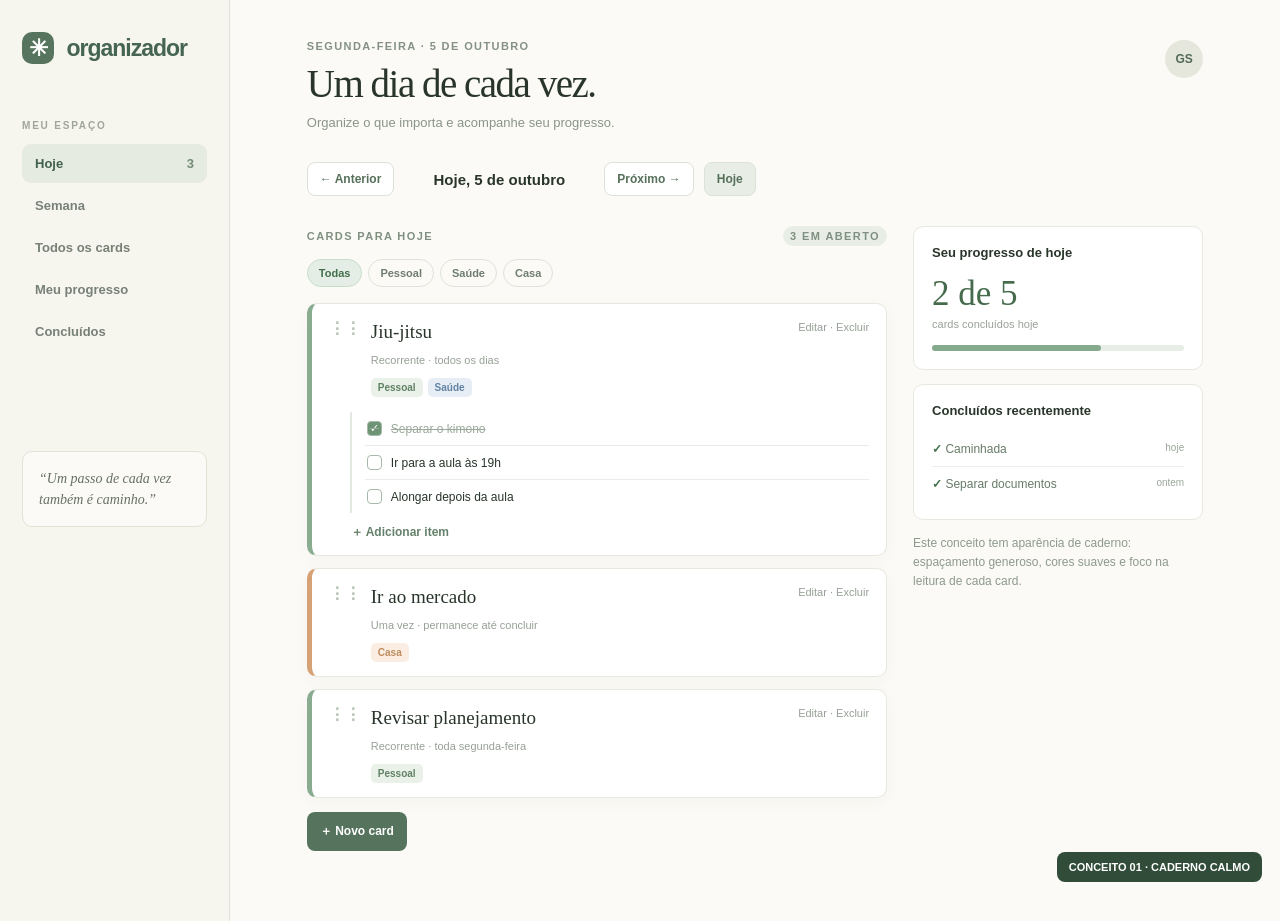
<file: web/layouts/01-caderno-calmo.html>
<!doctype html>
<html lang="pt-BR"><head><meta charset="utf-8"><meta name="viewport" content="width=device-width,initial-scale=1"><title>Conceito 1 — Caderno calmo</title>
<style>
*{box-sizing:border-box}body{margin:0;background:#ebe8df;color:#29352b;font-family:Georgia,serif}.frame{max-width:1440px;min-height:100vh;margin:auto;display:grid;grid-template-columns:230px 1fr;background:#fbfaf6;box-shadow:0 0 60px #2a352014}.side{border-right:1px solid #e4e1d7;padding:32px 22px;background:#f6f5ee}.brand{font:700 23px Arial,sans-serif;letter-spacing:-1px;color:#456550;margin-bottom:56px}.brand i{display:inline-grid;place-items:center;width:32px;height:32px;border-radius:10px;background:#56745e;color:white;font-style:normal;margin-right:7px}.eyebrow{font:700 10px Arial,sans-serif;letter-spacing:1.8px;color:#a1a69c;margin:0 0 13px}.nav{font:600 13px Arial,sans-serif;padding:12px 13px;color:#778176;border-radius:9px;margin:3px 0}.nav.active{background:#e6ebe2;color:#41604a}.nav span{float:right;color:#738c76}.quote{margin-top:100px;padding:16px;border:1px solid #e5e1d3;background:#fbfaf6;border-radius:10px;font-size:14px;font-style:italic;line-height:1.5;color:#657064}.main{padding:40px 6vw 70px}.top{display:flex;justify-content:space-between;align-items:start;gap:20px}.day{font:700 11px Arial,sans-serif;letter-spacing:1.4px;text-transform:uppercase;color:#849184}.title{font-size:39px;font-weight:normal;letter-spacing:-1.5px;margin:9px 0}.subtitle{font:13px Arial,sans-serif;color:#8a9489}.avatar{font:700 12px Arial,sans-serif;width:38px;height:38px;display:grid;place-items:center;border-radius:50%;background:#e5e7dc;color:#526a57}.date-nav{display:flex;align-items:center;gap:10px;margin:32px 0 30px;font:600 12px Arial,sans-serif}.date-nav b{font-size:15px;min-width:190px;text-align:center}.arrow,.today{border:1px solid #dce2d8;background:white;border-radius:8px;padding:9px 12px;color:#56705a}.today{background:#e8eee6}.layout{display:grid;grid-template-columns:minmax(0,1.6fr) minmax(250px,.8fr);gap:26px}.section-title{font:700 11px Arial,sans-serif;letter-spacing:1.4px;color:#809080;text-transform:uppercase;display:flex;align-items:center;justify-content:space-between;margin-bottom:13px}.section-title em{font-style:normal;background:#e8eee6;padding:4px 7px;border-radius:15px}.filters{display:flex;gap:6px;margin-bottom:16px;font:600 11px Arial,sans-serif}.filter{border:1px solid #dde3da;border-radius:16px;padding:7px 11px;color:#6f7c70}.filter.sel{background:#e4eee6;color:#436e4b;border-color:#c9ddcb}.task{background:white;border:1px solid #e7e8df;border-left:5px solid #89ab8f;border-radius:10px;padding:17px 17px 14px;margin-bottom:12px;box-shadow:0 5px 18px #384e2b08}.task.orange{border-left-color:#d6a275}.task h3{font-size:19px;font-weight:normal;margin:0 0 7px}.task-head{display:flex;gap:10px;align-items:start}.drag{font:700 16px Arial,sans-serif;color:#b4c2b3;line-height:1}.task-content{flex:1}.task small{font:11px Arial,sans-serif;color:#97a096}.tags{display:flex;gap:5px;margin-top:10px}.tag{font:700 10px Arial,sans-serif;padding:4px 7px;border-radius:5px;background:#e9f1e8;color:#5f8164}.tag.blue{background:#e6edf5;color:#6282a4}.tag.orange{background:#fbede1;color:#bd8c5c}.items{margin:15px 0 0 21px;border-left:2px solid #e3e9e1;padding-left:13px}.item{font:12px Arial,sans-serif;padding:9px 2px;border-bottom:1px solid #e9ede7;display:flex;gap:9px;align-items:center}.item:last-child{border:0}.box{width:15px;height:15px;border:1px solid #a7baa9;border-radius:4px}.box.done{background:#6d9474;color:white;display:grid;place-items:center;font-size:11px}.item.done{color:#9ba89c;text-decoration:line-through}.add{font:600 12px Arial,sans-serif;color:#64816a;margin:11px 0 0 22px}.new{font:700 12px Arial,sans-serif;color:white;background:#55735d;border-radius:8px;padding:11px 13px;display:inline-block;margin-top:2px}.sidecard{border:1px solid #e7e8df;border-radius:10px;background:white;padding:18px;margin-bottom:14px}.sidecard h3{font:700 13px Arial,sans-serif;margin:0 0 14px}.stat{font-size:35px;color:#466b4c}.stat-sub{font:11px Arial,sans-serif;color:#98a297;margin-top:4px}.track{height:6px;background:#e8eee7;border-radius:9px;margin-top:15px}.track i{display:block;background:#86aa8d;width:67%;height:100%;border-radius:9px}.completed{font:12px Arial,sans-serif;color:#677b69;padding:10px 0;border-top:1px solid #edf0e9}.completed:first-of-type{border:0}.completed b{color:#416f4c}.completed small{float:right;color:#9ba69b}.note{font:12px Arial,sans-serif;line-height:1.6;color:#8d998e}.label{position:fixed;right:18px;bottom:18px;background:#314d39;color:white;padding:9px 12px;border-radius:8px;font:700 11px Arial,sans-serif}@media(max-width:850px){.frame{grid-template-columns:1fr}.side{display:none}.layout{grid-template-columns:1fr}.main{padding:28px 20px}.title{font-size:32px}}
</style></head><body><div class="frame"><aside class="side"><div class="brand"><i>✳</i> organizador</div><p class="eyebrow">MEU ESPAÇO</p><div class="nav active">Hoje <span>3</span></div><div class="nav">Semana</div><div class="nav">Todos os cards</div><div class="nav">Meu progresso</div><div class="nav">Concluídos</div><div class="quote">“Um passo de cada vez também é caminho.”</div></aside><main class="main"><div class="top"><div><div class="day">Segunda-feira · 5 de outubro</div><h1 class="title">Um dia de cada vez.</h1><div class="subtitle">Organize o que importa e acompanhe seu progresso.</div></div><div class="avatar">GS</div></div><div class="date-nav"><span class="arrow">← Anterior</span><b>Hoje, 5 de outubro</b><span class="arrow">Próximo →</span><span class="today">Hoje</span></div><div class="layout"><section><div class="section-title">Cards para hoje <em>3 em aberto</em></div><div class="filters"><span class="filter sel">Todas</span><span class="filter">Pessoal</span><span class="filter">Saúde</span><span class="filter">Casa</span></div><article class="task"><div class="task-head"><span class="drag">⋮⋮</span><div class="task-content"><h3>Jiu-jitsu</h3><small>Recorrente · todos os dias</small><div class="tags"><span class="tag">Pessoal</span><span class="tag blue">Saúde</span></div></div><small>Editar · Excluir</small></div><div class="items"><div class="item done"><span class="box done">✓</span>Separar o kimono</div><div class="item"><span class="box"></span>Ir para a aula às 19h</div><div class="item"><span class="box"></span>Alongar depois da aula</div></div><div class="add">＋ Adicionar item</div></article><article class="task orange"><div class="task-head"><span class="drag">⋮⋮</span><div class="task-content"><h3>Ir ao mercado</h3><small>Uma vez · permanece até concluir</small><div class="tags"><span class="tag orange">Casa</span></div></div><small>Editar · Excluir</small></div></article><article class="task"><div class="task-head"><span class="drag">⋮⋮</span><div class="task-content"><h3>Revisar planejamento</h3><small>Recorrente · toda segunda-feira</small><div class="tags"><span class="tag">Pessoal</span></div></div><small>Editar · Excluir</small></div></article><span class="new">＋ Novo card</span></section><aside><div class="sidecard"><h3>Seu progresso de hoje</h3><div class="stat">2 de 5</div><div class="stat-sub">cards concluídos hoje</div><div class="track"><i></i></div></div><div class="sidecard"><h3>Concluídos recentemente</h3><div class="completed"><b>✓</b> Caminhada <small>hoje</small></div><div class="completed"><b>✓</b> Separar documentos <small>ontem</small></div></div><div class="note">Este conceito tem aparência de caderno: espaçamento generoso, cores suaves e foco na leitura de cada card.</div></aside></div></main></div><div class="label">CONCEITO 01 · CADERNO CALMO</div></body></html>
</file>
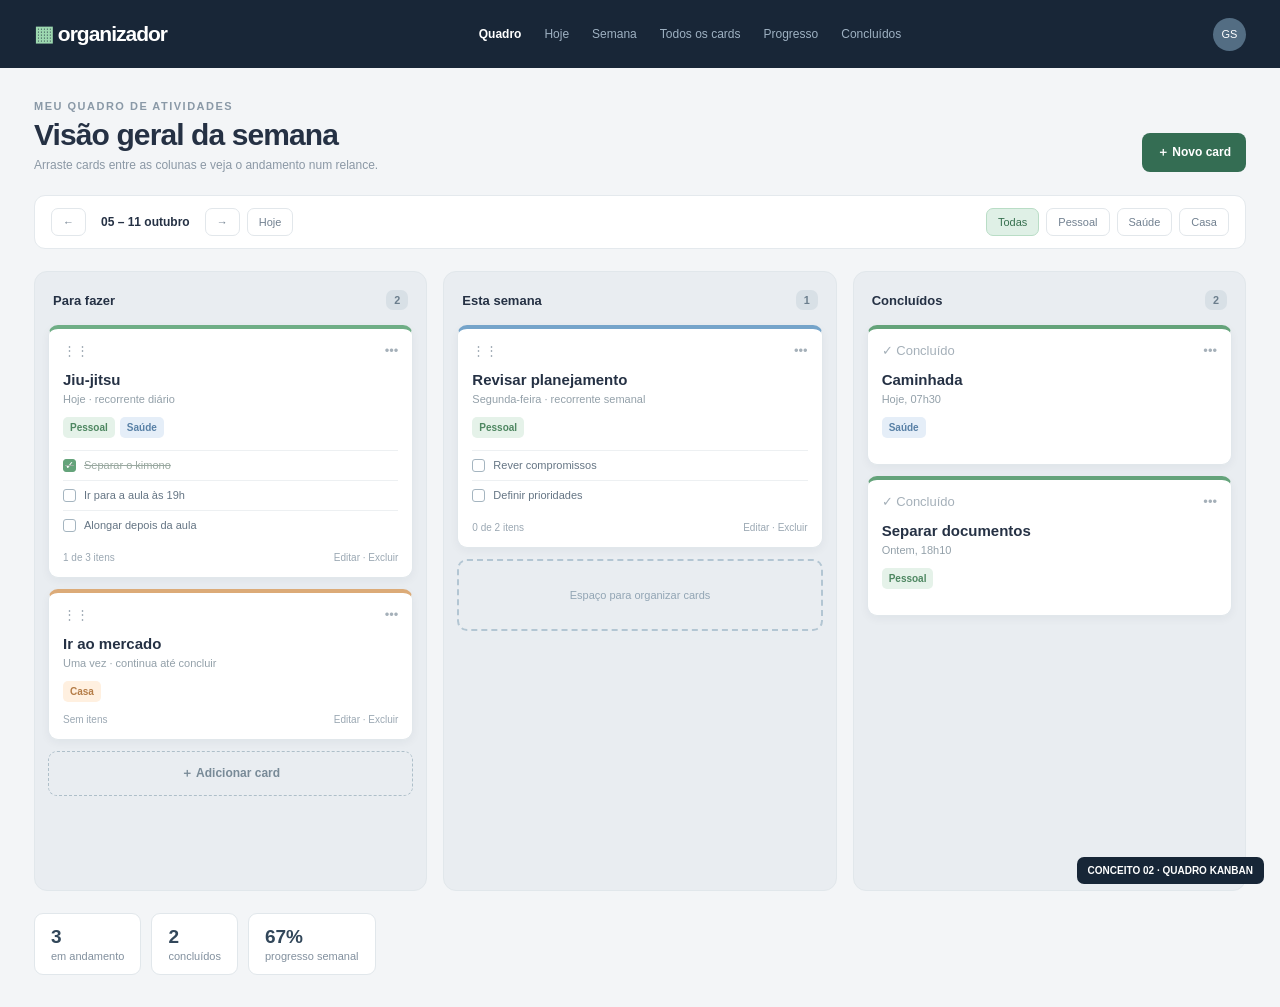
<file: web/layouts/02-quadro-kanban.html>
<!doctype html>
<html lang="pt-BR"><head><meta charset="utf-8"><meta name="viewport" content="width=device-width,initial-scale=1"><title>Conceito 2 — Quadro Kanban</title><style>
*{box-sizing:border-box}body{margin:0;background:#f3f5f7;color:#253144;font:14px Arial,sans-serif}.top{height:68px;background:#182637;color:white;display:flex;align-items:center;justify-content:space-between;padding:0 34px}.brand{font-size:21px;font-weight:800;letter-spacing:-1px}.brand span{color:#9dd8b0}.topnav{display:flex;gap:23px;font-size:12px;color:#9eb1c2}.topnav b{color:white}.avatar{width:33px;height:33px;border-radius:50%;background:#536d83;display:grid;place-items:center;font-size:11px}.main{padding:32px 34px;max-width:1500px;margin:auto}.heading{display:flex;justify-content:space-between;align-items:end;gap:16px;margin-bottom:23px}.eyebrow{font-size:11px;letter-spacing:1.5px;text-transform:uppercase;color:#8a99a7;font-weight:700}.heading h1{font-size:30px;letter-spacing:-.9px;margin:6px 0}.heading p{color:#8b98a5;margin:0;font-size:12px}.button{display:inline-block;background:#346d53;color:white;border-radius:8px;padding:11px 15px;font-size:12px;font-weight:700}.toolbar{display:flex;justify-content:space-between;gap:12px;align-items:center;background:white;border:1px solid #e4e9ed;border-radius:11px;padding:12px 16px;margin-bottom:22px}.dates,.filters{display:flex;gap:7px;align-items:center}.dates span,.filters span{padding:7px 11px;border:1px solid #e2e7eb;border-radius:7px;color:#718090;font-size:11px}.dates b{font-size:12px;padding:0 8px}.filters .on{background:#dff0e6;border-color:#b9ddc6;color:#36704f}.board{display:grid;grid-template-columns:repeat(3,minmax(0,1fr));gap:16px}.column{background:#e9edf1;border:1px solid #e1e7eb;border-radius:13px;padding:13px;min-height:620px}.colhead{display:flex;justify-content:space-between;align-items:center;padding:5px 5px 15px;font-size:13px;font-weight:800}.colhead small{font-weight:700;border-radius:7px;padding:4px 8px;background:#d8e0e6;color:#6b7e8d}.card{background:white;border:1px solid #e1e7eb;border-radius:10px;padding:14px;margin-bottom:11px;box-shadow:0 3px 10px #1826370c}.card.green{border-top:4px solid #6fae86}.card.orange{border-top:4px solid #dcab78}.card.blue{border-top:4px solid #75a4ca}.card.done{border-top:4px solid #64a37a}.card-top{display:flex;justify-content:space-between;align-items:center;color:#a5b0b9;font-size:13px}.card h3{font-size:15px;margin:13px 0 5px}.meta{color:#93a0a9;font-size:11px}.tags{display:flex;gap:5px;margin:12px 0}.tag{font-size:10px;font-weight:700;padding:5px 7px;border-radius:5px;background:#e5f2e9;color:#4e8761}.tag.blue{background:#e5eef8;color:#5880a6}.tag.orange{background:#fff0e0;color:#b47c47}.item{padding:8px 0;border-top:1px solid #edf0f2;font-size:11px;color:#657584;display:flex;gap:8px}.item:first-of-type{margin-top:5px}.box{width:13px;height:13px;border:1px solid #a5b5c0;border-radius:3px}.box.yes{background:#64a37a;border-color:#64a37a;color:white;text-align:center;line-height:11px}.item.yes{color:#9aa9a1;text-decoration:line-through}.foot{display:flex;justify-content:space-between;margin-top:12px;color:#9ba8b3;font-size:10px}.plus{border:1px dashed #aebfc9;border-radius:9px;color:#788a97;text-align:center;padding:13px;font-size:12px;font-weight:700}.ghost{border:2px dashed #b3c6d3;height:72px;border-radius:10px;display:grid;place-items:center;color:#92a5b4;font-size:11px}.summary{display:flex;gap:10px;margin-top:22px}.summary div{background:#fff;border:1px solid #e1e7eb;border-radius:9px;padding:12px 16px;font-size:11px;color:#82909e}.summary b{display:block;font-size:19px;color:#32475a;margin-bottom:2px}.label{position:fixed;bottom:16px;right:16px;padding:8px 11px;border-radius:7px;background:#172637;color:white;font-size:10px;font-weight:700}@media(max-width:900px){.topnav{display:none}.board{grid-template-columns:1fr}.column{min-height:0}.toolbar,.heading{flex-wrap:wrap}.main{padding:20px 15px}}
</style></head><body><header class="top"><div class="brand"><span>▦</span> organizador</div><nav class="topnav"><b>Quadro</b><span>Hoje</span><span>Semana</span><span>Todos os cards</span><span>Progresso</span><span>Concluídos</span></nav><div class="avatar">GS</div></header><main class="main"><div class="heading"><div><div class="eyebrow">Meu quadro de atividades</div><h1>Visão geral da semana</h1><p>Arraste cards entre as colunas e veja o andamento num relance.</p></div><span class="button">＋ Novo card</span></div><div class="toolbar"><div class="dates"><span>←</span><b>05 – 11 outubro</b><span>→</span><span>Hoje</span></div><div class="filters"><span class="on">Todas</span><span>Pessoal</span><span>Saúde</span><span>Casa</span></div></div><div class="board"><section class="column"><div class="colhead">Para fazer <small>2</small></div><article class="card green"><div class="card-top"><span>⋮⋮</span><span>•••</span></div><h3>Jiu-jitsu</h3><div class="meta">Hoje · recorrente diário</div><div class="tags"><span class="tag">Pessoal</span><span class="tag blue">Saúde</span></div><div class="item yes"><span class="box yes">✓</span>Separar o kimono</div><div class="item"><span class="box"></span>Ir para a aula às 19h</div><div class="item"><span class="box"></span>Alongar depois da aula</div><div class="foot"><span>1 de 3 itens</span><span>Editar · Excluir</span></div></article><article class="card orange"><div class="card-top"><span>⋮⋮</span><span>•••</span></div><h3>Ir ao mercado</h3><div class="meta">Uma vez · continua até concluir</div><div class="tags"><span class="tag orange">Casa</span></div><div class="foot"><span>Sem itens</span><span>Editar · Excluir</span></div></article><div class="plus">＋ Adicionar card</div></section><section class="column"><div class="colhead">Esta semana <small>1</small></div><article class="card blue"><div class="card-top"><span>⋮⋮</span><span>•••</span></div><h3>Revisar planejamento</h3><div class="meta">Segunda-feira · recorrente semanal</div><div class="tags"><span class="tag">Pessoal</span></div><div class="item"><span class="box"></span>Rever compromissos</div><div class="item"><span class="box"></span>Definir prioridades</div><div class="foot"><span>0 de 2 itens</span><span>Editar · Excluir</span></div></article><div class="ghost">Espaço para organizar cards</div></section><section class="column"><div class="colhead">Concluídos <small>2</small></div><article class="card done"><div class="card-top"><span>✓ Concluído</span><span>•••</span></div><h3>Caminhada</h3><div class="meta">Hoje, 07h30</div><div class="tags"><span class="tag blue">Saúde</span></div></article><article class="card done"><div class="card-top"><span>✓ Concluído</span><span>•••</span></div><h3>Separar documentos</h3><div class="meta">Ontem, 18h10</div><div class="tags"><span class="tag">Pessoal</span></div></article></section></div><div class="summary"><div><b>3</b>em andamento</div><div><b>2</b>concluídos</div><div><b>67%</b>progresso semanal</div></div></main><div class="label">CONCEITO 02 · QUADRO KANBAN</div></body></html>
</file>
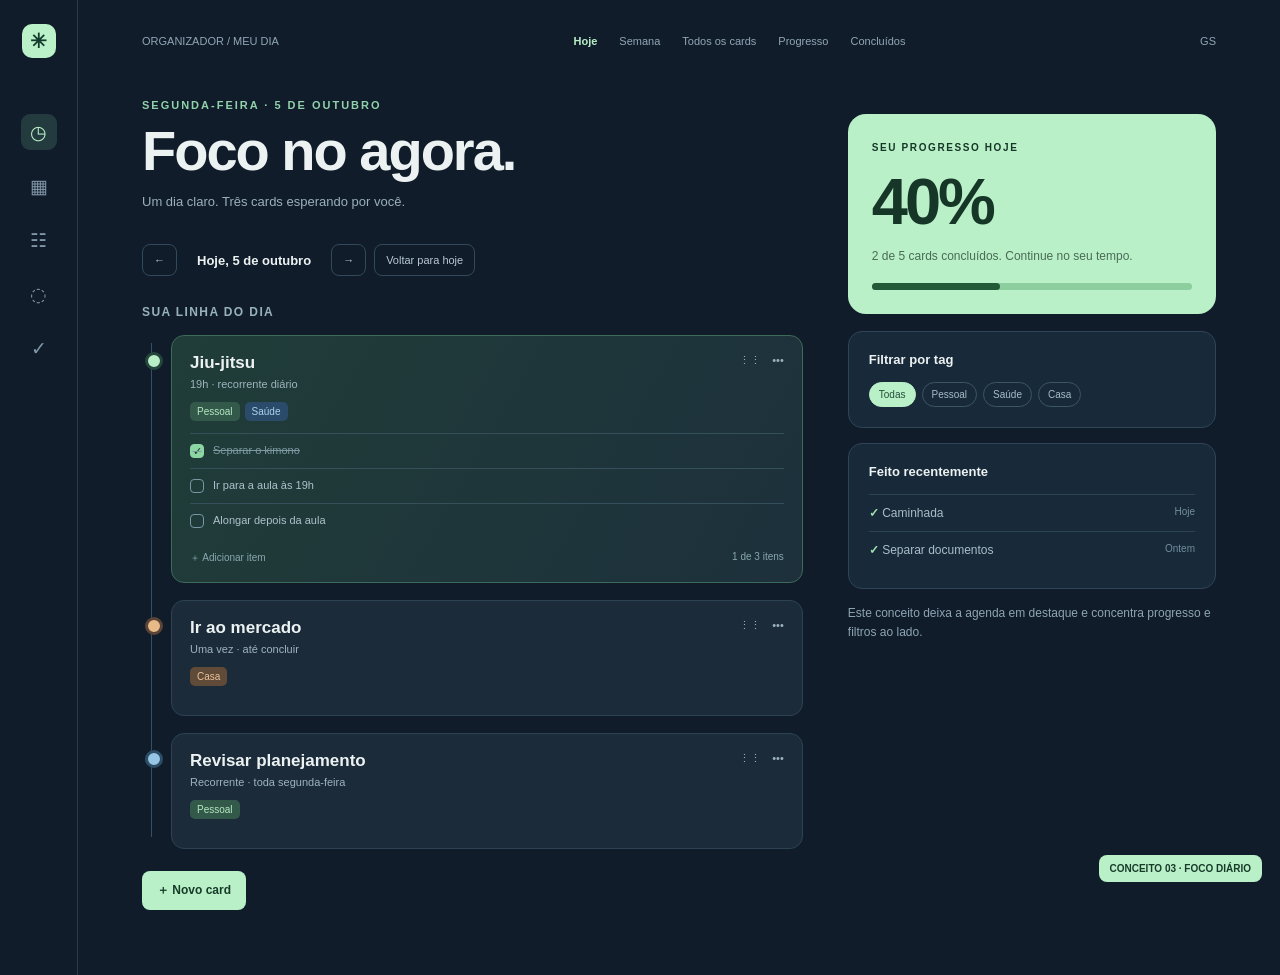
<file: web/layouts/03-foco-diario.html>
<!doctype html>
<html lang="pt-BR"><head><meta charset="utf-8"><meta name="viewport" content="width=device-width,initial-scale=1"><title>Conceito 3 — Foco diário</title><style>
*{box-sizing:border-box}body{margin:0;background:#101c2a;color:#ecf2f2;font:14px Arial,sans-serif}.shell{max-width:1450px;margin:auto;display:grid;grid-template-columns:78px 1fr;min-height:100vh}.rail{border-right:1px solid #2a3b4d;display:flex;align-items:center;flex-direction:column;padding:24px 0;gap:18px}.mark{width:34px;height:34px;border-radius:10px;background:#bbf1c8;color:#143c2e;display:grid;place-items:center;font-size:20px;font-weight:800;margin-bottom:38px}.rail i{font-style:normal;width:36px;height:36px;display:grid;place-items:center;color:#8196a8;font-size:19px}.rail i.on{color:#baf0c8;background:#233b3e;border-radius:9px}.main{padding:35px 5vw 65px}.top{display:flex;justify-content:space-between;align-items:center;color:#91a6b6;font-size:11px}.topnav{display:flex;gap:22px}.topnav b{color:#b8efc7}.body{display:grid;grid-template-columns:minmax(0,1.4fr) minmax(280px,.78fr);gap:45px;margin-top:52px}.eyebrow{text-transform:uppercase;color:#91d2aa;font-size:11px;font-weight:800;letter-spacing:2px}.hero h1{font-size:56px;line-height:1;letter-spacing:-2px;margin:12px 0 15px}.hero p{color:#9bb0bc;font-size:13px;margin:0}.date-nav{display:flex;gap:8px;align-items:center;margin:35px 0 29px}.date-nav span{border:1px solid #31495b;padding:9px 11px;border-radius:8px;color:#b7c9d2;font-size:11px}.date-nav b{font-size:13px;margin:0 12px}.sectiontitle{font-size:12px;color:#98b2bd;text-transform:uppercase;letter-spacing:1.4px;font-weight:800;margin-bottom:16px}.timeline{position:relative;padding-left:29px}.timeline:before{content:'';position:absolute;left:9px;top:8px;bottom:12px;width:1px;background:#355064}.moment{position:relative;margin-bottom:17px}.moment:before{content:'';position:absolute;left:-26px;top:17px;width:12px;height:12px;border-radius:50%;background:#b8efc7;border:3px solid #24463c}.moment.amber:before{background:#e8ba88;border-color:#5b4337}.moment.blue:before{background:#95c6e6;border-color:#2d4c65}.card{background:#1b2b3a;border:1px solid #2d4354;border-radius:13px;padding:17px 18px}.card.green{background:linear-gradient(120deg,#203d38,#1d303c);border-color:#3d6b59}.card h3{font-size:17px;margin:0 0 5px}.cardtop{display:flex;justify-content:space-between;gap:10px}.cardtop small{color:#9ab1bd;font-size:11px}.meta{font-size:11px;color:#9eb3be}.tags{display:flex;gap:5px;margin:12px 0}.tag{font-size:10px;border-radius:5px;padding:4px 7px;color:#b6e9c1;background:#33594a}.tag.blue{background:#2a4b69;color:#aad4ed}.tag.amber{background:#604b38;color:#e8c29c}.item{display:flex;gap:9px;border-top:1px solid #36505b;padding:10px 0;font-size:11px;color:#afc1ca}.item:last-child{padding-bottom:0}.box{width:14px;height:14px;border:1px solid #7897a3;border-radius:4px}.box.yes{background:#8bd6a3;border-color:#8bd6a3;color:#17392a;text-align:center}.muted{text-decoration:line-through;color:#7f99a2}.cardfoot{display:flex;justify-content:space-between;color:#89a7ad;font-size:10px;margin-top:13px}.add{background:#baf0c8;color:#173b29;padding:11px 15px;border-radius:8px;font-size:12px;font-weight:800;display:inline-block;margin-top:5px}.right{padding-top:15px}.focusbox{border-radius:18px;background:#baf0c8;color:#163628;padding:24px;margin-bottom:17px}.focusbox small{font-size:10px;font-weight:800;letter-spacing:1.6px;text-transform:uppercase}.big{font-size:65px;line-height:1;font-weight:800;letter-spacing:-3px;margin:15px 0}.focusbox p{font-size:12px;color:#496b55;margin:0}.meter{height:7px;border-radius:8px;background:#8dce9f;margin-top:20px}.meter i{display:block;width:40%;height:100%;background:#245a38;border-radius:8px}.panel{border:1px solid #2e4556;border-radius:14px;padding:20px;margin-bottom:15px;background:#182939}.panel h3{font-size:13px;margin:0 0 15px}.filter{display:flex;gap:6px;flex-wrap:wrap}.filter span{font-size:10px;padding:6px 9px;border:1px solid #3b5664;border-radius:15px;color:#a7bdc7}.filter .sel{background:#baf0c8;color:#24503a;border-color:#baf0c8}.done{font-size:12px;color:#a8bec8;padding:11px 0;border-top:1px solid #2c4353}.done b{color:#9ee3af}.done small{float:right;color:#718e9f}.note{color:#8ea5b3;font-size:12px;line-height:1.6}.label{position:fixed;right:18px;bottom:18px;background:#baf0c8;color:#173b29;padding:8px 11px;border-radius:8px;font-size:10px;font-weight:800}@media(max-width:850px){.shell{grid-template-columns:1fr}.rail,.topnav{display:none}.body{grid-template-columns:1fr;gap:20px}.hero h1{font-size:42px}.main{padding:23px 17px}}
</style></head><body><div class="shell"><aside class="rail"><div class="mark">✳</div><i class="on">◷</i><i>▦</i><i>☷</i><i>◌</i><i>✓</i></aside><main class="main"><header class="top"><span>ORGANIZADOR / MEU DIA</span><div class="topnav"><b>Hoje</b><span>Semana</span><span>Todos os cards</span><span>Progresso</span><span>Concluídos</span></div><span>GS</span></header><div class="body"><section><div class="hero"><div class="eyebrow">Segunda-feira · 5 de outubro</div><h1>Foco no agora.</h1><p>Um dia claro. Três cards esperando por você.</p></div><div class="date-nav"><span>←</span><b>Hoje, 5 de outubro</b><span>→</span><span>Voltar para hoje</span></div><div class="sectiontitle">Sua linha do dia</div><div class="timeline"><div class="moment"><article class="card green"><div class="cardtop"><div><h3>Jiu-jitsu</h3><div class="meta">19h · recorrente diário</div></div><small>⋮⋮　•••</small></div><div class="tags"><span class="tag">Pessoal</span><span class="tag blue">Saúde</span></div><div class="item muted"><span class="box yes">✓</span>Separar o kimono</div><div class="item"><span class="box"></span>Ir para a aula às 19h</div><div class="item"><span class="box"></span>Alongar depois da aula</div><div class="cardfoot"><span>＋ Adicionar item</span><span>1 de 3 itens</span></div></article></div><div class="moment amber"><article class="card"><div class="cardtop"><div><h3>Ir ao mercado</h3><div class="meta">Uma vez · até concluir</div></div><small>⋮⋮　•••</small></div><div class="tags"><span class="tag amber">Casa</span></div></article></div><div class="moment blue"><article class="card"><div class="cardtop"><div><h3>Revisar planejamento</h3><div class="meta">Recorrente · toda segunda-feira</div></div><small>⋮⋮　•••</small></div><div class="tags"><span class="tag">Pessoal</span></div></article></div></div><span class="add">＋ Novo card</span></section><aside class="right"><div class="focusbox"><small>Seu progresso hoje</small><div class="big">40%</div><p>2 de 5 cards concluídos. Continue no seu tempo.</p><div class="meter"><i></i></div></div><div class="panel"><h3>Filtrar por tag</h3><div class="filter"><span class="sel">Todas</span><span>Pessoal</span><span>Saúde</span><span>Casa</span></div></div><div class="panel"><h3>Feito recentemente</h3><div class="done"><b>✓</b> Caminhada <small>Hoje</small></div><div class="done"><b>✓</b> Separar documentos <small>Ontem</small></div></div><div class="note">Este conceito deixa a agenda em destaque e concentra progresso e filtros ao lado.</div></aside></div></main></div><div class="label">CONCEITO 03 · FOCO DIÁRIO</div></body></html>
</file>
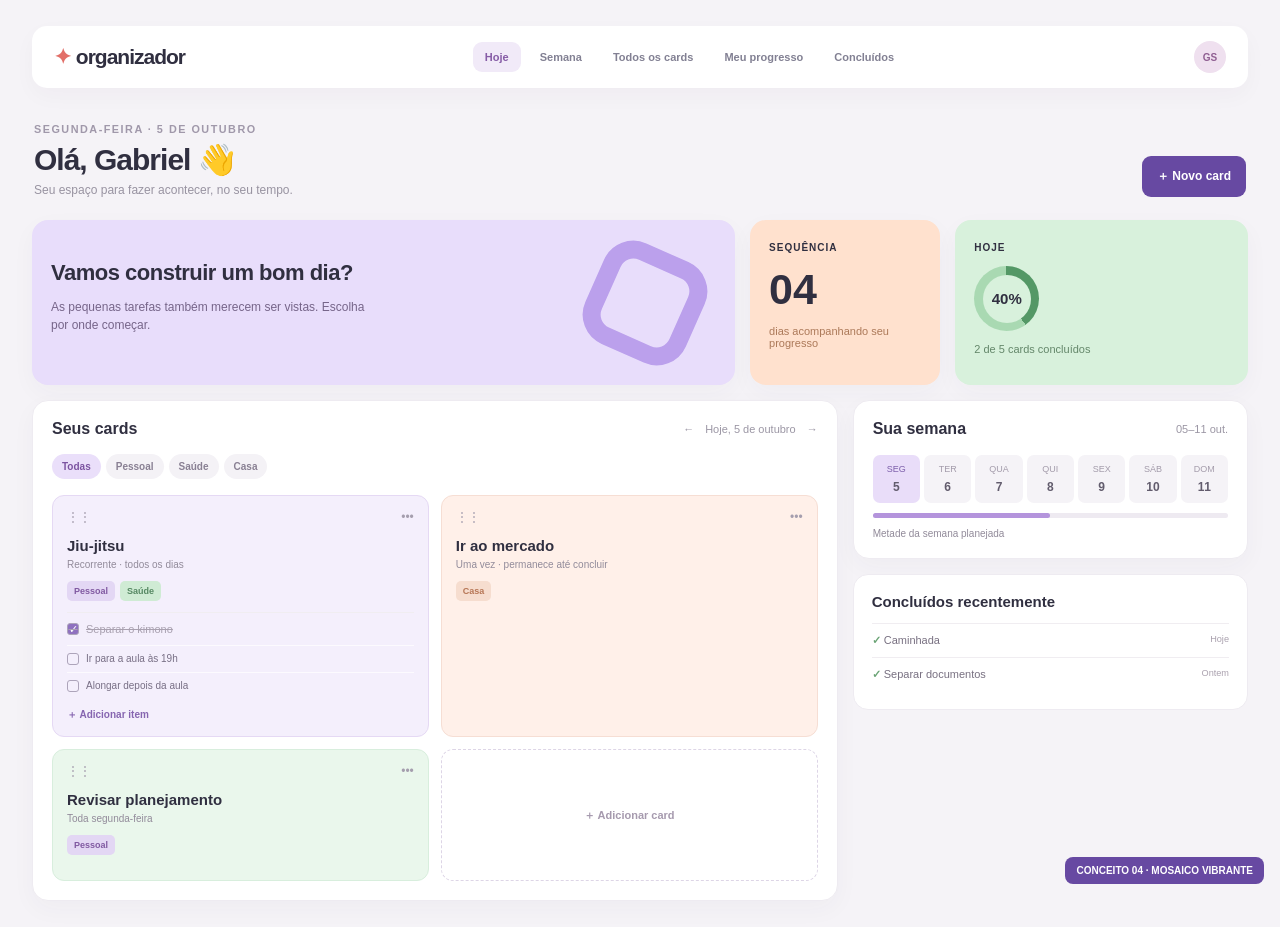
<file: web/layouts/04-mosaico-vibrante.html>
<!doctype html>
<html lang="pt-BR"><head><meta charset="utf-8"><meta name="viewport" content="width=device-width,initial-scale=1"><title>Conceito 4 — Mosaico vibrante</title><style>
*{box-sizing:border-box}body{margin:0;background:#f5f3f7;color:#302f40;font:13px Arial,sans-serif}.app{max-width:1500px;margin:auto;padding:26px 32px}.top{display:flex;align-items:center;justify-content:space-between;background:white;border-radius:15px;padding:15px 22px;box-shadow:0 8px 22px #342d4608}.logo{font-size:21px;font-weight:900;letter-spacing:-1px}.logo i{font-style:normal;color:#e26f68}.nav{display:flex;gap:7px}.nav span{padding:9px 12px;color:#828093;font-size:11px;font-weight:700;border-radius:9px}.nav .on{background:#f1eaf8;color:#865ca6}.profile{background:#efe0ef;color:#8f5e91;border-radius:50%;width:32px;height:32px;display:grid;place-items:center;font-weight:800;font-size:10px}.heading{display:flex;justify-content:space-between;align-items:end;margin:33px 2px 23px}.heading small{font-weight:800;color:#a098aa;letter-spacing:1.5px;text-transform:uppercase}.heading h1{font-size:30px;margin:6px 0;letter-spacing:-1px}.heading p{color:#9893a1;font-size:12px;margin:0}.new{display:inline-block;padding:12px 15px;background:#6749a2;color:white;border-radius:9px;font-size:12px;font-weight:800}.grid{display:grid;grid-template-columns:repeat(12,1fr);gap:15px}.tile{background:white;border-radius:16px;box-shadow:0 8px 25px #3e315409;padding:19px;border:1px solid #eeebf1}.welcome{grid-column:span 7;background:#e8ddfb;border:0;display:flex;justify-content:space-between;align-items:center;overflow:hidden}.welcome h2{font-size:22px;letter-spacing:-.5px;margin:0 0 7px}.welcome p{color:#766589;font-size:12px;line-height:1.5;max-width:330px}.welcome .shape{width:110px;height:110px;border:18px solid #bba0ec;border-radius:32px;transform:rotate(24deg);margin-right:16px}.streak{grid-column:span 2;background:#ffe1ce;border:0}.streak small,.progress small{font-size:10px;font-weight:800;text-transform:uppercase;letter-spacing:1px}.streak strong{display:block;font-size:43px;margin:11px 0 2px}.streak p{color:#ac7959;font-size:11px}.progress{grid-column:span 3;background:#d8f1dc;border:0}.ring{margin:12px 0;width:65px;height:65px;border-radius:50%;background:conic-gradient(#549866 0 40%,#a9d9b2 40%);display:grid;place-items:center}.ring b{width:48px;height:48px;background:#d8f1dc;border-radius:50%;display:grid;place-items:center;font-size:15px}.progress p{color:#64876a;font-size:11px}.tasks{grid-column:span 8}.side{grid-column:span 4}.tilehead{display:flex;justify-content:space-between;align-items:center;margin-bottom:16px}.tilehead h2{font-size:16px;margin:0}.tilehead span{color:#9b96a4;font-size:11px}.filter{display:flex;gap:5px;flex-wrap:wrap;margin:0 0 16px}.filter span{font-size:10px;font-weight:700;padding:7px 10px;border-radius:13px;background:#f4f2f6;color:#898093}.filter .on{background:#eadffa;color:#7c54a1}.cardgrid{display:grid;grid-template-columns:1fr 1fr;gap:12px}.card{border:1px solid #eeeaf0;border-radius:12px;padding:14px;min-height:120px}.card.violet{background:#f4effc;border-color:#e5d9f4}.card.coral{background:#fff0e9;border-color:#f6ded4}.card.mint{background:#eaf7ec;border-color:#d8eedd}.cardtop{display:flex;justify-content:space-between;color:#a59eae;font-size:12px}.card h3{font-size:15px;margin:13px 0 5px}.meta{font-size:10px;color:#928b9a}.tags{display:flex;gap:5px;margin:11px 0}.tag{font-size:9px;font-weight:800;padding:5px 7px;border-radius:5px;background:#e3d7f4;color:#8059a1}.tag.green{background:#cfebd4;color:#568863}.tag.coral{background:#f6ddcf;color:#b77757}.item{display:flex;gap:7px;padding:7px 0;border-top:1px solid #ffffffb9;font-size:10px;color:#786f85}.box{width:12px;height:12px;border:1px solid #ada4ba;border-radius:3px}.box.yes{background:#8f71bf;color:white;text-align:center;line-height:10px}.item.done{text-decoration:line-through;color:#a9a1b0}.add-item{font-size:10px;font-weight:800;color:#8665b0;margin-top:9px}.mini{border:1px dashed #ddd5e6;border-radius:12px;display:grid;place-items:center;color:#a69aae;font-size:11px;font-weight:700;min-height:90px}.side .week{display:grid;grid-template-columns:repeat(7,1fr);gap:4px;margin-top:17px}.day{text-align:center;background:#f5f3f7;border-radius:7px;padding:9px 2px;color:#a39baa;font-size:9px}.day b{display:block;color:#625c6d;font-size:12px;margin-top:6px}.day.on{background:#e9ddf9;color:#7c5eaa}.donebox{margin-top:15px;background:#fff;border:1px solid #eeebf1;border-radius:15px;padding:18px}.donebox h2{font-size:15px;margin:0 0 13px}.done{padding:10px 0;border-top:1px solid #f0edf1;font-size:11px;color:#787081}.done b{color:#69a374}.done small{float:right;color:#aaa1ae}.bar{height:5px;border-radius:5px;background:#eeeaf1;margin:10px 0}.bar i{display:block;height:100%;width:50%;border-radius:5px;background:#b494dc}.label{position:fixed;right:16px;bottom:16px;padding:8px 11px;background:#6749a2;color:#fff;border-radius:8px;font-size:10px;font-weight:800}@media(max-width:980px){.welcome,.streak,.progress{grid-column:span 12}.tasks,.side{grid-column:span 12}.nav{display:none}.app{padding:15px}.heading{gap:12px}.cardgrid{grid-template-columns:1fr}}
</style></head><body><div class="app"><header class="top"><div class="logo"><i>✦</i> organizador</div><nav class="nav"><span class="on">Hoje</span><span>Semana</span><span>Todos os cards</span><span>Meu progresso</span><span>Concluídos</span></nav><div class="profile">GS</div></header><div class="heading"><div><small>Segunda-feira · 5 de outubro</small><h1>Olá, Gabriel 👋</h1><p>Seu espaço para fazer acontecer, no seu tempo.</p></div><span class="new">＋ Novo card</span></div><div class="grid"><section class="tile welcome"><div><h2>Vamos construir um bom dia?</h2><p>As pequenas tarefas também merecem ser vistas. Escolha por onde começar.</p></div><div class="shape"></div></section><section class="tile streak"><small>Sequência</small><strong>04</strong><p>dias acompanhando seu progresso</p></section><section class="tile progress"><small>Hoje</small><div class="ring"><b>40%</b></div><p>2 de 5 cards concluídos</p></section><section class="tile tasks"><div class="tilehead"><h2>Seus cards</h2><span>←　Hoje, 5 de outubro　→</span></div><div class="filter"><span class="on">Todas</span><span>Pessoal</span><span>Saúde</span><span>Casa</span></div><div class="cardgrid"><article class="card violet"><div class="cardtop"><span>⋮⋮</span><span>•••</span></div><h3>Jiu-jitsu</h3><div class="meta">Recorrente · todos os dias</div><div class="tags"><span class="tag">Pessoal</span><span class="tag green">Saúde</span></div><div class="item done"><span class="box yes">✓</span>Separar o kimono</div><div class="item"><span class="box"></span>Ir para a aula às 19h</div><div class="item"><span class="box"></span>Alongar depois da aula</div><div class="add-item">＋ Adicionar item</div></article><article class="card coral"><div class="cardtop"><span>⋮⋮</span><span>•••</span></div><h3>Ir ao mercado</h3><div class="meta">Uma vez · permanece até concluir</div><div class="tags"><span class="tag coral">Casa</span></div></article><article class="card mint"><div class="cardtop"><span>⋮⋮</span><span>•••</span></div><h3>Revisar planejamento</h3><div class="meta">Toda segunda-feira</div><div class="tags"><span class="tag">Pessoal</span></div></article><div class="mini">＋ Adicionar card</div></div></section><aside class="side"><section class="tile"><div class="tilehead"><h2>Sua semana</h2><span>05–11 out.</span></div><div class="week"><div class="day on">SEG<b>5</b></div><div class="day">TER<b>6</b></div><div class="day">QUA<b>7</b></div><div class="day">QUI<b>8</b></div><div class="day">SEX<b>9</b></div><div class="day">SÁB<b>10</b></div><div class="day">DOM<b>11</b></div></div><div class="bar"><i></i></div><div class="meta">Metade da semana planejada</div></section><section class="donebox"><h2>Concluídos recentemente</h2><div class="done"><b>✓</b> Caminhada <small>Hoje</small></div><div class="done"><b>✓</b> Separar documentos <small>Ontem</small></div></section></aside></div></div><div class="label">CONCEITO 04 · MOSAICO VIBRANTE</div></body></html>
</file>
<file: web/noticias/agenda.css>
.section[hidden],section[data-news-section][hidden]{display:none!important}
.news-item{position:relative;cursor:pointer;transition:box-shadow .18s,transform .18s}
.news-item:hover{box-shadow:0 9px 26px #6749a21c;transform:translateY(-2px)}
.news-item:focus-visible{outline:2px solid #8c65bd;outline-offset:3px}
.news-agenda-add{display:inline-flex;align-items:center;gap:5px;border:1px solid #d9caed;background:#f2ebfa;color:#75559d;border-radius:8px;padding:7px 10px;margin-top:12px;font:700 11px Arial,sans-serif;cursor:pointer}
.news-agenda-add.saved{background:#e2f3e5;border-color:#cce7d2;color:#4f8b5d}
.news-agenda-tab{position:fixed;right:0;top:45%;z-index:1002;border:0;border-radius:11px 0 0 11px;background:#6749a2;color:#fff;padding:15px 11px;box-shadow:0 8px 28px #3d275241;font:800 12px Arial,sans-serif;writing-mode:vertical-rl;cursor:pointer;min-height:116px}
.news-agenda-tab b{display:inline-grid;place-items:center;min-width:21px;height:21px;background:#ffffff32;border-radius:12px;margin-top:7px;writing-mode:horizontal-tb;font-size:11px}
.news-agenda-panel{position:fixed;right:0;top:0;bottom:0;z-index:1003;width:min(370px,92vw);background:#fff;box-shadow:-12px 0 40px #3223422b;display:flex;flex-direction:column;transform:translateX(102%);transition:transform .25s ease;visibility:hidden}
.news-agenda-panel.open{transform:translateX(0);visibility:visible}
.news-agenda-header{display:flex;justify-content:space-between;align-items:flex-start;padding:22px 20px 16px;border-bottom:1px solid #eee9f3}
.news-agenda-header small{display:block;text-transform:uppercase;letter-spacing:1px;font-size:10px;font-weight:800;color:#9f89ba;margin-bottom:5px}
.news-agenda-header h2{font-size:21px;letter-spacing:-.5px;margin:0;color:#342d40}
.news-agenda-close{border:0;background:#f1ebf7;color:#715592;border-radius:8px;width:31px;height:31px;font-size:18px;cursor:pointer}
.news-agenda-sub{padding:11px 20px;color:#92899c;font-size:11px;line-height:1.4}
.news-agenda-list{overflow:auto;padding:5px 16px 20px;flex:1}
.news-agenda-group{font-size:10px;letter-spacing:1px;font-weight:800;text-transform:uppercase;color:#9987aa;margin:14px 4px 9px}
.news-agenda-entry{border:1px solid #ebe5f0;border-radius:11px;padding:13px;margin-bottom:9px;background:#fcfafe}
.news-agenda-category{font-size:10px;color:#7f5fa6;font-weight:800;margin-bottom:5px}
.news-agenda-title{display:block;font-size:13px;line-height:1.35;font-weight:700;color:#3d3449}
.news-agenda-date{font-size:10px;color:#9b91a5;margin-top:7px}
.news-agenda-actions{display:flex;justify-content:space-between;align-items:center;gap:8px;margin-top:10px}
.news-agenda-actions a{color:#7655a0;text-decoration:none;font-size:11px;font-weight:700}
.news-agenda-remove{border:0;background:#f6eceb;color:#ac6a63;border-radius:6px;padding:5px 8px;font-size:10px;cursor:pointer}
.news-agenda-empty{border:1px dashed #e1d6eb;border-radius:11px;padding:20px;color:#9d91a7;font-size:12px;line-height:1.5;margin:10px 2px}
@media(max-width:650px){.news-agenda-tab{top:auto;bottom:18px;right:12px;min-height:0;writing-mode:horizontal-tb;border-radius:20px;padding:11px 15px}.news-agenda-tab b{display:inline-grid;margin:0 0 0 6px}.news-agenda-panel{width:min(400px,100vw)}}
</file>
<file: web/organizador-extra.css>
.day-nav{display:flex;align-items:center;gap:8px;margin:16px 0 0;flex-wrap:wrap}
.day-nav button{border:1px solid #dfe7de;background:#fff;color:#456b50;border-radius:8px;padding:7px 11px;font-size:13px}
.day-nav button:hover{background:#edf4ee}
.day-nav strong{min-width:160px;text-align:center;font-size:13px;color:#4c5b50}
.row.completed{background:#e7f4e9;border-left:4px solid #5f9c6a;border-radius:8px;margin:4px 0;padding:12px 10px}
.row.overdue{background:#fbe9e7;border-left:4px solid #d77970;border-radius:8px;margin:4px 0;padding:12px 10px}
.row.completed .name{color:#326f40}
.row.overdue .name{color:#a74842}
.row.completed .check{background:#638c69;border-color:#638c69}
.day-nav .today-button{font-weight:650}
.task-items{margin-top:9px;padding-left:3px}
.items-count{font-size:10px;color:#829183;margin-bottom:5px}
.item-row{display:flex;align-items:center;gap:8px;padding:5px 0;font-size:12px;color:#56655a}
.item-check{width:15px;height:15px;flex:none;border:1px solid #aebfb1;border-radius:4px;background:#fff;color:#fff;font-size:10px;line-height:12px;padding:0}
.item-row.item-done .item-check{background:#638c69;border-color:#638c69}
.item-row.item-done span{text-decoration:line-through;color:#93a096}
.add-item{background:transparent;color:#66856e;padding:4px 0;font-size:11px;font-weight:650}
.item-form{display:flex;gap:5px;margin-top:5px;flex-wrap:wrap}
.item-form[hidden]{display:none}
.item-form input{width:min(220px,100%);border:1px solid #dfe7df;border-radius:6px;padding:6px 8px;font-size:12px}
.item-form button{border-radius:6px;padding:6px 8px;font-size:11px;background:#eaf2eb;color:#456b50}
.item-row>span:not(.item-actions){flex:1}
.item-actions{display:flex;gap:4px;margin-left:auto}
.item-actions button{background:transparent;color:#788b7b;padding:3px 5px;border-radius:5px;font-size:10px}
.item-actions button:hover{background:#e4eee5;color:#406b49}
.item-edit-input{flex:1;min-width:70px;border:1px solid #cdddcf;border-radius:5px;padding:4px 6px;font-size:12px}
</file>
<file: web/organizador-cards.css>
.card-actions{display:flex;gap:5px;flex:none;align-self:center}
.card-actions button{background:transparent;color:#78887b;font-size:11px;border:1px solid #e2e9e1;border-radius:6px;padding:5px 7px}
.card-actions button:hover{background:#edf4ee;color:#456b50}
.archive{margin-top:16px;scroll-margin-top:22px}
.archive-head{display:flex;justify-content:space-between;align-items:center;gap:12px}
.archive-head h2{margin-bottom:0}
.archive-count{font-size:11px;color:#809084;background:#edf3ee;border-radius:20px;padding:4px 9px}
.archive-entry{display:flex;gap:12px;align-items:flex-start;padding:12px 0;border-bottom:1px solid #edf0ec}
.archive-entry:last-child{border:0}
.archive-icon{width:25px;height:25px;border-radius:8px;background:#e6f2e8;color:#4e8959;display:grid;place-items:center;flex:none;font-size:14px;font-weight:700}
.archive-body{flex:1;min-width:0}
.archive-title{font-size:13px;font-weight:700;color:#3d6e48}
.archive-meta{font-size:11px;color:#89958b;margin-top:3px}
.archive-items{font-size:11px;color:#77877b;margin-top:5px}
.archive-delete{background:transparent;color:#909b91;font-size:11px;padding:4px 0}
.archive-delete:hover{color:#bd6962}
.edit-overlay{position:fixed;inset:0;background:#17221b66;display:none;align-items:center;justify-content:center;padding:18px;z-index:5}
.edit-overlay.show{display:flex}
.edit-modal{background:#fff;padding:24px;border-radius:14px;width:min(440px,100%)}
.edit-modal h2{margin:0 0 6px;font-size:20px}
.edit-modal p{margin:0 0 12px;color:#879187;font-size:12px}
.edit-field{margin:12px 0}
.edit-field label{display:block;font-size:12px;font-weight:700;margin-bottom:6px}
.edit-field input,.edit-field select{width:100%;padding:10px;border:1px solid #dfe6df;border-radius:8px;background:white;font:inherit}
.edit-grid{display:grid;grid-template-columns:1fr 1fr;gap:10px}
.edit-actions{display:flex;justify-content:end;gap:8px;margin-top:18px}
.edit-actions button{border-radius:8px;padding:9px 12px;font-size:12px}
.edit-cancel{background:white;border:1px solid #e2e9e2}
.edit-save{background:#52775c;color:white}
.edit-items-panel{border-top:1px solid #e8ede8;margin-top:16px;padding-top:12px;max-height:220px;overflow:auto}
.edit-items-panel h3{font-size:13px;margin:0 0 8px}
.edit-item-row{display:flex;gap:5px;margin:6px 0}
.edit-item-row input{flex:1;min-width:0;border:1px solid #dfe6df;border-radius:6px;padding:7px;font-size:12px}
.edit-item-row button{border-radius:6px;padding:6px 8px;background:#eaf2eb;color:#456b50;font-size:11px}
.edit-item-row .delete-item-name{background:#f9eeec;color:#a96059}
@media(max-width:520px){.card-actions{flex-direction:column}.card-actions button{font-size:10px;padding:4px}.archive-entry{gap:8px}}
</file>
<file: web/organizador-tags.css>
.tag-filter{display:flex;align-items:center;gap:7px;flex-wrap:wrap;margin:12px 0 16px;padding:10px 0;border-top:1px solid #edf0ec;border-bottom:1px solid #edf0ec}
.tag-filter-label{font-size:11px;font-weight:700;color:#87948a;margin-right:2px}
.tag-filter button{font-size:11px;border:1px solid #e0e8e0;background:#fff;color:#677b6b;border-radius:18px;padding:5px 9px}
.tag-filter button.selected{font-weight:700;box-shadow:inset 0 0 0 1px currentColor}
.tag-filter .tag-clear{background:#eef4ee;color:#4e7056}
.card-tags{display:flex;gap:5px;flex-wrap:wrap;margin-top:7px}
.card-tag{font-size:10px;font-weight:700;padding:3px 7px;border-radius:12px;border:1px solid transparent}
.row.tag-colored{padding:12px 10px;margin:4px 0;border-radius:8px}
.row.overdue.tag-colored{background:#fbe9e7!important;border-left-color:#d77970!important}
.tag-picker{border-top:1px solid #edf0ec;margin-top:14px;padding-top:12px}
.tag-picker>label{display:block;font-size:12px;font-weight:700;margin-bottom:8px}
.tag-options{display:flex;flex-wrap:wrap;gap:7px}
.tag-option{display:flex;align-items:center;gap:5px;border:1px solid #e0e8e0;border-radius:8px;padding:5px 7px;font-size:11px;cursor:pointer}
.tag-option input[type=checkbox]{accent-color:#52775c}
.tag-option input[type=color]{width:21px;height:21px;border:0;background:transparent;padding:0;cursor:pointer}
.tag-create{display:flex;gap:6px;margin-top:10px}
.tag-create input[type=text]{flex:1;min-width:0;border:1px solid #dfe6df;border-radius:7px;padding:8px;font-size:12px}
.tag-create input[type=color]{width:34px;height:34px;padding:2px;border:1px solid #dfe6df;border-radius:7px;background:white}
.tag-create button{background:#eaf2eb;color:#456b50;border-radius:7px;padding:7px 9px;font-size:11px;font-weight:700}
.tag-picker small{display:block;color:#8c988e;margin-top:7px;font-size:10px}
.archive-entry .card-tags{margin-top:5px}
.archive-entry[hidden],.tag-filter[hidden]{display:none}
</file>
<file: web/organizador-sort.css>
.task-items{border-left:2px solid #dce9de;padding-left:11px;margin:10px 0 2px 4px}
.items-list{display:flex;flex-direction:column;gap:3px}
.item-row{background:#f7faf7;border:1px solid #e1eae2;border-radius:7px;padding:7px 8px;margin:2px 0;min-height:32px}
.item-row+.item-row{margin-top:3px}
.item-row.item-done{background:#eef6ef;border-color:#d4e6d6}
.drag-handle{display:inline-flex;align-items:center;justify-content:center;flex:none;width:19px;height:24px;border-radius:5px;color:#98ab9a;font-size:15px;line-height:1;cursor:grab;user-select:none;touch-action:none}
.drag-handle:hover{background:#e8f0e9;color:#52775c}
.drag-handle:active{cursor:grabbing}
.card-drag-handle{align-self:center;margin-right:2px}
/* A alça do item tem o mesmo tamanho da alça do card. O "span.drag-handle" é de propósito:
   a regra do nome do item (.item-row > span:not(.item-actions){flex:1}, em organizador-extra.css)
   também pegava a alça, que esticava e dividia a linha com o nome. */
.item-row>span.drag-handle{flex:none;width:19px;height:24px;font-size:15px;align-self:center}
.dragging{opacity:.42}
.drag-before{box-shadow:inset 0 3px 0 #5d9268}
.drag-after{box-shadow:inset 0 -3px 0 #5d9268}
.archive-entry .drag-handle{margin-top:1px}
</file>
<file: web/organizador-mosaico.css>
:root{--mosaic-ink:#302f40;--mosaic-muted:#928b9b;--mosaic-purple:#6749a2;--mosaic-line:#eeeaf1}
body{background:#f5f3f7;color:var(--mosaic-ink);font-family:Arial,system-ui,sans-serif}
.app{display:block;max-width:1500px;min-height:100vh;margin:auto;padding:26px 32px;background:transparent}
.side{position:static;display:flex;flex-direction:row;align-items:center;gap:6px;width:auto;height:auto;padding:14px 20px;background:#fff;border:0;border-radius:15px;box-shadow:0 8px 22px #342d4608}
.logo{font-size:21px;font-weight:900;letter-spacing:-1px;color:var(--mosaic-ink);margin:0 auto 0 0;white-space:nowrap}
.logo:first-letter{color:#e26f68;font-size:21px}
.side .nav{font-size:11px;font-weight:700;color:#817e90;border-radius:9px;padding:9px 11px;margin:0;white-space:nowrap;width:auto;text-align:center}
.side .nav:before{content:none}
.side .nav.active{background:#f1eaf8;color:#865ca6}
.side .hint{display:none}
.main{padding:33px 2px 62px;max-width:none;width:100%}
.date{font-size:10px;font-weight:800;letter-spacing:1.5px;text-transform:uppercase;color:#a098aa;margin-left:2px}
.head{display:flex;justify-content:space-between;align-items:end;gap:15px;margin:7px 2px 23px}
.head h1{font-size:31px;letter-spacing:-1px;color:var(--mosaic-ink);margin:0 0 5px}
.head .muted{color:#9893a1;font-size:12px}
.add,.save{background:var(--mosaic-purple);color:white;border-radius:9px;padding:11px 15px;font-size:12px;font-weight:800;box-shadow:0 5px 12px #6749a226}
.day-nav{display:flex;justify-content:flex-end;gap:6px;margin:0 2px 15px}
.day-nav button{border:1px solid #e6e0eb;background:#fff;color:#795d99;border-radius:8px;font-size:11px;font-weight:700;padding:8px 10px}
.day-nav .today-button{background:#eee5f9;border-color:#e1d3f3;color:#72519b}
.day-nav strong{color:#70687c;font-size:11px;min-width:170px}
.mosaic-welcome{display:flex;justify-content:space-between;align-items:center;min-height:135px;overflow:hidden;background:#e8ddfb;border-radius:16px;padding:21px 28px;margin:0 0 15px;box-shadow:0 8px 25px #3e315409}
.mosaic-welcome h2{font-size:23px;letter-spacing:-.5px;margin:0 0 8px}
.mosaic-welcome p{font-size:12px;line-height:1.5;color:#766589;margin:0;max-width:460px}
.mosaic-welcome-shape{width:105px;height:105px;border:17px solid #bba0ec;border-radius:30px;transform:rotate(24deg);flex:none;margin-right:22px}
.stats{display:grid;grid-template-columns:repeat(4,minmax(0,1fr));gap:15px;margin:0 0 15px}
.stat,.card{background:#fff;border:1px solid var(--mosaic-line);border-radius:16px;box-shadow:0 8px 25px #3e315409}
.stat{position:relative;min-height:127px;padding:18px 19px}
.stat:nth-child(1){background:#d8f1dc;border-color:#d8f1dc;padding-right:93px}
.stat:nth-child(2){background:#ffe1ce;border-color:#ffe1ce}
.stat:nth-child(3){background:#eee2fb;border-color:#eee2fb}
.stat:nth-child(4){background:#fff;border-color:var(--mosaic-line)}
.stat small{color:#827d8b;font-size:10px;font-weight:800;text-transform:uppercase;letter-spacing:.7px}
.stat strong{font-size:30px;letter-spacing:-1px;color:#332e3c;margin:12px 0 3px}
.stat:nth-child(1) strong{color:#39774c}
.stat:nth-child(2) strong{color:#a46643}
.stat:nth-child(3) strong{color:#7958a4}
.stat .meter{height:6px;background:#f7cba8;border-radius:8px;margin-top:12px}
.stat .meter i{background:#d28b59;border-radius:8px}
.mosaic-ring{position:absolute;right:17px;top:23px;width:65px;height:65px;border-radius:50%;display:grid;place-items:center;background:conic-gradient(#549866 0 0%,#a9d9b2 0% 100%)}
.mosaic-ring b{display:grid;place-items:center;width:48px;height:48px;border-radius:50%;background:#d8f1dc;font-size:13px;color:#39774c}
.layout{display:grid;grid-template-columns:minmax(0,8fr) minmax(270px,4fr);gap:15px;align-items:start}
.layout>.card{padding:19px}
.layout>div{display:flex;flex-direction:column;gap:15px}
.layout>div>.card{margin-top:0!important;padding:19px}
.card h2{font-size:16px;letter-spacing:-.2px;color:#383447}
.sub{font-size:11px;color:#9b96a4;line-height:1.45}
.tag-filter{border:0;margin:0 0 15px;padding:0;gap:5px}
.tag-filter-label{color:#9d93a7;font-size:10px}
.tag-filter button{border:0;background:#f4f2f6;color:#898093;border-radius:15px;padding:7px 10px;font-size:10px;font-weight:700}
.tag-filter button.selected{background:#e8ddf8!important;color:#7953a0;box-shadow:none}
.tag-filter .tag-clear{background:#e8ddf8;color:#7953a0}
#list{display:grid;grid-template-columns:minmax(0,1fr);gap:12px;align-items:start}
#list .empty{grid-column:1/-1}
.row{display:grid;grid-template-columns:17px 20px minmax(0,1fr);gap:7px;align-items:start;min-height:126px;margin:0!important;padding:14px!important;border:1px solid #eeeaf0!important;border-radius:12px;background:#fff}
.row:not(.tag-colored):nth-child(3n+1){background:#f4effc}
.row:not(.tag-colored):nth-child(3n+2){background:#fff0e9}
.row:not(.tag-colored):nth-child(3n){background:#eaf7ec}
.row.overdue{background:#fbe9e7!important;border-color:#efccc8!important}
.row .drag-handle{grid-column:1;grid-row:1;margin:0}
.row .check{grid-column:2;grid-row:1;margin-top:2px}
.row .info{grid-column:3;grid-row:1;min-width:0}
.row .name{font-size:14px;color:#393344;line-height:1.3}
.row .meta{font-size:10px;color:#938a9a}
.row>.tag{grid-column:2/-1;grid-row:2;justify-self:start;margin-top:0;background:#eee7f8;color:#7958a4;font-size:9px}
.row>.card-actions{grid-column:1/-1;grid-row:3;justify-content:flex-end;flex-direction:row;margin-top:1px}
.card-actions button{border:0;background:#ffffff8a;color:#786d86;border-radius:6px;font-size:10px}
.card-tags{margin-top:10px}
.card-tag{border-radius:6px;font-size:9px;padding:4px 7px}
.task-items{border-left:2px solid #d9cbe8;margin:12px 0 0;padding-left:10px}
.item-row{background:#ffffffaa;border-color:#ffffffc9;border-radius:6px;padding:7px 8px;color:#756d7e}
.item-row.item-done{background:#e5f4e8;border-color:#cfe7d3}
.add-item{color:#8365a8;font-size:10px}
.day{background:#f5f3f7;color:#a39baa;border-radius:7px;font-size:9px}
.day b{color:#625c6d}
.day.sel{background:#e9ddf9;color:#7c5eaa}
.week{gap:4px}
#focus{color:#6f6579}
.layout .bar{background:#eeeaf1}
.layout .bar i{background:#b494dc}
.archive{margin-top:15px;padding:20px}
#archiveList{display:grid;grid-template-columns:repeat(2,minmax(0,1fr));gap:10px}
#archiveList .empty{grid-column:1/-1}
.archive-entry{border:1px solid #e2ecdf;border-radius:11px;background:#f0f8f1;padding:13px;margin:0;min-width:0;flex-wrap:wrap}
.archive-title{color:#457c51}
.archive-meta{color:#83968a}
.archive-entry .card-actions{width:100%;justify-content:flex-end}
.archive-entry .archive-delete{margin-left:auto}
.label-hidden{display:none}
@media(max-width:1050px){.side{flex-wrap:wrap}.logo{width:100%;margin-bottom:5px}.stats{grid-template-columns:repeat(2,minmax(0,1fr))}.layout{grid-template-columns:1fr}}
@media(max-width:700px){.app{padding:12px}.side{position:static;width:auto;height:auto;display:flex;justify-content:center;padding:10px;gap:2px}.logo{width:100%;text-align:center}.side .nav{font-size:10px;padding:7px 6px}.side .nav:before{content:none}.main{padding:22px 2px 50px}.head{align-items:start}.head h1{font-size:25px}.mosaic-welcome{padding:18px;min-height:105px}.mosaic-welcome h2{font-size:19px}.mosaic-welcome-shape{width:58px;height:58px;border-width:11px;margin:0}.stats{gap:8px}.stat{padding:13px;min-height:107px}.stat:nth-child(1){padding-right:66px}.stat strong{font-size:22px}.mosaic-ring{width:45px;height:45px;right:10px;top:22px}.mosaic-ring b{width:32px;height:32px;font-size:9px}.day-nav{justify-content:center;flex-wrap:wrap}.layout>.card,.layout>div>.card,.archive{padding:15px}#list,#archiveList{grid-template-columns:1fr}}
.mosaic-quote{margin:0}
.mosaic-quote h2{font-style:italic}
.mosaic-welcome-shape[hidden]{display:none}
/* Com a foto: a faixa assume o fundo escuro da imagem (medido nas bordas dela:
   #0a0b0b no alto, #181817 no meio, #171a1b embaixo) e a foto se dissolve nele. */
.mosaic-welcome.com-foto{justify-content:flex-start;gap:8px;padding:0 32px 0 0;min-height:170px;cursor:pointer;user-select:none}
.mosaic-welcome.tema-cbum{background:linear-gradient(180deg,#0a0b0b 0%,#181817 55%,#171a1b 100%)}
.mosaic-welcome.com-foto .mosaic-photo{height:170px;width:auto;max-width:48%;object-fit:cover;object-position:left center;flex:none;display:block;-webkit-mask-image:linear-gradient(90deg,#000 70%,transparent 100%);mask-image:linear-gradient(90deg,#000 70%,transparent 100%)}
.mosaic-welcome.com-foto h2{font-size:26px}
.mosaic-welcome.tema-cbum h2{color:#f4f1ea}
.mosaic-welcome.tema-cbum p{color:#a7a29a}
/* Bruce Lee: o pôster é amarelo (#ecb116) com riscos pretos (#171610) na diagonal;
   a faixa repete os riscos no mesmo ângulo, mais ralos atrás da frase para ela ler. */
.mosaic-welcome.tema-bruce{background:linear-gradient(90deg,#ecb116 0 48%,#ecb11600 92%),repeating-linear-gradient(-58deg,transparent 0 22px,#171610 22px 25px,transparent 25px 61px,#171610 61px 75px,transparent 75px 88px,#171610 88px 90px,transparent 90px 131px,#171610 131px 139px,transparent 139px 170px),#ecb116}
.mosaic-welcome.tema-bruce h2{color:#171610;font-size:30px;letter-spacing:-.5px}
.mosaic-welcome.tema-bruce p{color:#3d3410;font-weight:600}
@media(max-width:700px){.mosaic-welcome.com-foto{min-height:120px;padding:0 16px 0 0}.mosaic-welcome.com-foto .mosaic-photo{height:120px;max-width:55%}.mosaic-welcome.com-foto h2{font-size:18px}}
/* Faixa azul: o fundo é o tatame da foto (#0171d4 no alto, #0280e6 embaixo). */
.mosaic-welcome.tema-faixa-azul{background:linear-gradient(180deg,#0171d4 0%,#0174da 50%,#0280e6 100%)}
.mosaic-welcome.tema-faixa-azul h2{color:#fff;font-size:34px;font-weight:800;letter-spacing:-.5px;text-shadow:0 2px 10px #00326b55;margin:0}
@media(max-width:700px){.mosaic-welcome.tema-faixa-azul h2{font-size:22px}}
/* Charles do Bronx: a foto é a parte de baixo do pôster (ele de braços abertos). O fundo é o
   preto dela (#090302) e as duas faixas de luz vermelha continuam pela faixa inteira, na mesma
   altura: no recorte de 350 px elas ficam nas linhas 17-35 (#b4020b) e 67-87 (#a00a0c),
   que na faixa de 170 px viram 8-17 px e 33-42 px. */
.mosaic-welcome.tema-charlie{background:linear-gradient(180deg,#090302 0 8px,#b4020b 13px,#090302 17px 32px,#a00a0c 37px,#090302 42px 100%)}
.mosaic-welcome.tema-charlie .mosaic-photo{max-width:60%;-webkit-mask-image:linear-gradient(90deg,#000 86%,transparent 100%);mask-image:linear-gradient(90deg,#000 86%,transparent 100%)}
.mosaic-welcome.tema-charlie h2{color:#f4f1ea}
.mosaic-welcome.tema-charlie p{color:#e0444a;font-weight:600}
@media(max-width:700px){.mosaic-welcome.tema-charlie{background:linear-gradient(180deg,#090302 0 6px,#b4020b 9px,#090302 12px 23px,#a00a0c 26px,#090302 30px 100%)}}
/* Contagem regressiva embaixo do título (banner da faixa azul). */
.mosaic-contagem{display:flex;align-items:baseline;gap:14px;flex-wrap:wrap;margin-top:8px;color:#fff}
.mosaic-contagem span{display:inline-flex;align-items:baseline;gap:4px}
.mosaic-contagem b{font-size:26px;font-weight:800;font-variant-numeric:tabular-nums;text-shadow:0 2px 8px #00326b55}
.mosaic-contagem small{font-size:12px;opacity:.85;text-transform:none;letter-spacing:0}
.mosaic-contagem em{font-style:normal;font-size:12px;opacity:.75;margin-left:2px}
.mosaic-contagem .contagem-hoje{font-size:28px}
@media(max-width:700px){.mosaic-contagem{gap:9px}.mosaic-contagem b{font-size:18px}.mosaic-contagem em{display:none}}
/* Jigoro Kano: retrato em preto e branco; a borda direita da foto é um cinza quase branco
   (#efefef no alto, #f1f1f1 no meio, #e3e3e3 embaixo), que vira o fundo do banner. */
.mosaic-welcome.tema-jigoro{background:linear-gradient(180deg,#efefef 0%,#f1f1f1 50%,#e3e3e3 100%)}
.mosaic-welcome.tema-jigoro h2{color:#1d1d1d}
.mosaic-welcome.tema-jigoro p{color:#6b6b6b}
/* Wild: a pessoa recortada da foto (imagens/wild.webp, fundo transparente) sobre o azul da
   Artesanal (#004976 → #002e4f), com o símbolo do logo grande e apagado (28%) saindo pela
   borda direita, como marca d'água (imagens/artesanal_simbolo.png). Sem dissolver a foto. */
.mosaic-welcome.tema-wild{padding-left:40px;background:url(imagens/artesanal_simbolo.png) right -42px top -32px/auto 234px no-repeat,linear-gradient(90deg,#004976,#002e4f)}
.mosaic-welcome.tema-wild .mosaic-photo{height:170px;max-width:45%;object-fit:contain;object-position:left bottom;align-self:flex-end;-webkit-mask-image:none;mask-image:none}
.mosaic-welcome.tema-wild .mosaic-quote{margin-left:28px}
.mosaic-welcome.tema-wild h2{color:#fff}
@media(max-width:700px){.mosaic-welcome.tema-wild{padding-left:16px;background-size:auto 165px,auto;background-position:right -30px top -22px,0 0}.mosaic-welcome.tema-wild .mosaic-photo{height:120px}.mosaic-welcome.tema-wild .mosaic-quote{margin-left:12px}}
/* Mike Tyson: o fundo é o preto da arena (#010a0a) e as duas cordas da foto continuam pela faixa
   inteira, na mesma altura: no recorte de 335 px a vermelha fica nas linhas 232-247 e a branca
   nas 294-302, que na faixa de 170 px viram 118-125 px e 149-153 px (120 px: 83-88 e 105-108). */
.mosaic-welcome.tema-tyson{background:linear-gradient(180deg,#010a0a 0 118px,#7a1214 118px 125px,#010a0a 125px 149px,#969698 149px 153px,#010a0a 153px)}
.mosaic-welcome.tema-tyson .mosaic-photo{-webkit-mask-image:linear-gradient(90deg,#000 80%,transparent 100%);mask-image:linear-gradient(90deg,#000 80%,transparent 100%)}
.mosaic-welcome.tema-tyson h2{color:#f4f1ea}
.mosaic-welcome.tema-tyson p{color:#e0444a;font-weight:600}
/* Self Made Man: a estátua (do martelo ao peito) sobre o preto da própria foto (#010101),
   sem borda e sem dissolver. */
.mosaic-welcome.tema-self-made{padding-left:40px;background:#010101}
.mosaic-welcome.tema-self-made .mosaic-photo{-webkit-mask-image:none;mask-image:none}
.mosaic-welcome.tema-self-made .mosaic-quote{margin-left:24px}
.mosaic-welcome.tema-self-made h2{color:#f4f1ea}
@media(max-width:700px){.mosaic-welcome.tema-self-made{padding-left:16px}.mosaic-welcome.tema-self-made .mosaic-quote{margin-left:10px}}
@media(max-width:700px){.mosaic-welcome.tema-tyson{background:linear-gradient(180deg,#010a0a 0 83px,#7a1214 83px 88px,#010a0a 88px 105px,#969698 105px 108px,#010a0a 108px)}}
</file>
<file: web/organizador-concluidos.css>
.app.completed-view .mosaic-welcome,.app.completed-view .stats,.app.completed-view .layout,.app.completed-view .archive,.app.completed-view .day-nav{display:none!important}
.completed-page[hidden]{display:none}
.completed-page{margin-top:8px}
.completed-intro{font-size:12px;color:#92899d;margin:0 0 20px}
.completed-summary{display:grid;grid-template-columns:repeat(3,minmax(0,1fr));gap:14px;margin-bottom:22px}
.completed-summary .summary-tile{background:#fff;border:1px solid #eeeaf1;border-radius:15px;padding:18px;box-shadow:0 8px 25px #3e315409}
.summary-tile.mint{background:#dff3e3;border-color:#dff3e3}.summary-tile.peach{background:#ffe9d8;border-color:#ffe9d8}.summary-tile.lavender{background:#eee3fb;border-color:#eee3fb}
.summary-tile small{font-size:10px;font-weight:800;text-transform:uppercase;letter-spacing:.7px;color:#77707e}
.summary-tile strong{display:block;font-size:30px;letter-spacing:-1px;margin:8px 0 3px}
.summary-tile span{font-size:11px;color:#82798a}
.completed-group{background:#fff;border:1px solid #eeeaf1;border-radius:16px;padding:20px;margin-bottom:16px;box-shadow:0 8px 25px #3e315409}
.group-head{display:flex;justify-content:space-between;align-items:baseline;gap:12px;border-bottom:1px solid #f0edf3;padding-bottom:13px;margin-bottom:16px}
.group-head h2{font-size:19px;margin:0}.group-head span{font-size:11px;color:#9b93a2}
.completed-group h3{font-size:13px;margin:0 0 11px;color:#514c5a}
.insights-grid{display:grid;grid-template-columns:minmax(0,1.6fr) minmax(250px,1fr);gap:18px}
.recurring-table{width:100%;border-collapse:collapse;font-size:11px}
.recurring-table th{text-align:left;font-size:10px;text-transform:uppercase;letter-spacing:.5px;color:#a29aa9;padding:8px 7px;border-bottom:1px solid #eeeaf1}
.recurring-table td{padding:11px 7px;border-bottom:1px solid #f1eef3;vertical-align:middle}
.recurring-table tr:last-child td{border-bottom:0}
.recurring-table .name{font-weight:700;font-size:12px;color:#4e4658}
.rate-track{width:100px;height:7px;border-radius:8px;background:#f4dad6;overflow:hidden;margin-bottom:4px}
.rate-track i{display:block;height:100%;background:#7fb18a;border-radius:8px}
.rate-value{font-size:10px;color:#776d7d}
.rank-grid{display:grid;grid-template-columns:1fr 1fr;gap:9px}
.rank-card{border-radius:11px;background:#f8f5fa;padding:12px;min-height:88px}
.rank-card.best{background:#eaf6ec}.rank-card.worst{background:#fff0ec}
.rank-card small{display:block;color:#918998;font-size:10px;margin-bottom:8px}
.rank-card b{font-size:12px;display:block;color:#4e4658;line-height:1.3}
.rank-card strong{display:block;font-size:14px;margin-top:5px;color:#6b9b75}
.rank-card.worst strong{color:#ca7d70}
.period-note{font-size:10px;color:#a39aa8;line-height:1.5;margin:12px 0 0}
.history-grid{display:grid;grid-template-columns:1fr 1fr;gap:15px}
.history-list{display:flex;flex-direction:column;gap:7px}
.history-line{display:flex;align-items:flex-start;gap:10px;border:1px solid #eeebf1;border-radius:9px;background:#fbfafc;padding:10px 12px}
.history-mark{flex:none;color:#67a477;font-weight:800}
.history-main{flex:1;min-width:0}.history-main b{font-size:12px;display:block;color:#4d4757}.history-main small{font-size:10px;color:#a299a8;display:block;margin-top:3px}
.edit-history-card{align-self:center;flex:none;border:0;background:#eee5f8;color:#76559c;border-radius:7px;padding:7px 9px;font-size:10px;font-weight:700;cursor:pointer}
.history-empty{font-size:12px;color:#a198a8;background:#faf8fb;border-radius:9px;padding:16px}
.work-counts{display:flex;gap:10px;margin-bottom:16px}.work-counts div{background:#e8eef9;border-radius:10px;padding:12px 16px;min-width:130px}.work-counts strong{display:block;color:#5277ad;font-size:23px}.work-counts small{color:#8191a7;font-size:10px}
.category-picker{border:1px solid #e8e0f1;background:#faf7fd;border-radius:10px;padding:11px;margin-top:12px}
.category-picker>label{display:block;font-size:11px;font-weight:800;color:#6d5588;margin-bottom:8px}
.category-choices{display:flex;gap:8px}.category-choices label{display:flex;align-items:center;gap:6px;border:1px solid #ded2eb;background:#fff;border-radius:8px;padding:8px 11px;font-size:11px;font-weight:700;color:#715989;cursor:pointer}
.category-choices input{accent-color:#7857a3}.tag-option[hidden]{display:none}
.tag-filter .primary-filter{font-weight:800;border:1px solid #d8c5ef}.tag-filter .filter-divider{height:18px;border-left:1px solid #e6dfeb;margin:0 3px}
.archive .archive-head h2{font-size:16px}
@media(max-width:930px){.insights-grid,.history-grid{grid-template-columns:1fr}.completed-summary{grid-template-columns:1fr 1fr}}
@media(max-width:600px){.completed-summary{grid-template-columns:1fr}.rank-grid{grid-template-columns:1fr 1fr}.completed-group{padding:14px}.recurring-table{font-size:10px}.rate-track{width:60px}.work-counts{flex-wrap:wrap}}
</file>
<file: web/organizador-noticias.css>
.side .news-tab{display:inline-flex;align-items:center;gap:5px;padding:9px 11px;border-radius:9px;color:#817e90;font-size:11px;font-weight:700;text-decoration:none;white-space:nowrap;margin:0}
.side .news-tab:hover,.side .news-tab:focus-visible{background:#f1eaf8;color:#865ca6;outline:none}
.side .news-tab .external-mark{font-size:12px;color:#a58abf}
@media(max-width:700px){.side .news-tab{font-size:10px;padding:7px 6px}}
</file>
<file: web/organizador-descricao.css>
.description-field textarea{width:100%;min-height:78px;resize:vertical;border:1px solid #dfe6df;border-radius:8px;padding:10px;font:13px Arial,system-ui,sans-serif;color:#302f40;background:#fff;line-height:1.45}
.description-field textarea:focus{outline:2px solid #d9c8ef;border-color:#9b77c3}
.description-field .description-hint{display:block;color:#9b93a2;font-size:10px;margin-top:5px}
</file>
<file: web/organizador-projetos.css>
.overlay.show,.edit-overlay.show{overflow-y:auto;align-items:flex-start;overscroll-behavior:contain}
.modal,.edit-modal{max-height:calc(100dvh - 36px);overflow-y:auto;margin:auto;scrollbar-gutter:stable}
.actions,.edit-actions{position:sticky;bottom:-24px;background:#fff;padding:12px 0 2px;z-index:2}
.project-field{margin:14px 0}

.project-field label{display:block;font-size:12px;font-weight:700;margin-bottom:6px}
.project-field select,.project-field input{width:100%;padding:10px;border:1px solid #dfe6df;border-radius:8px;background:#fff;font:inherit}
.project-field input{margin-top:8px}
.project-field small{display:block;margin-top:5px;color:#879187;font-size:11px}
.project-manager{border:1px solid #eee7f2;border-radius:12px;background:#fbf9fd;padding:11px 12px;margin:0 0 14px}
.project-manager-title{font-size:11px;font-weight:800;color:#746486;margin-bottom:8px}
.project-create-form{display:flex;gap:7px;align-items:center;flex-wrap:wrap}
.project-create-name{flex:1 1 160px;min-width:0;border:1px solid #e5ddec;border-radius:8px;background:#fff;padding:8px 10px;font:inherit;font-size:11px}
.project-create-color{width:34px;height:31px;padding:2px;border:1px solid #e5ddec;border-radius:7px;background:#fff;cursor:pointer}
.project-create-form button{border-radius:8px;background:#e9ddf7;color:#75549a;padding:8px 10px;font-size:11px;font-weight:800}
.project-manager-list{display:flex;gap:6px;flex-wrap:wrap;margin-top:9px}
.project-manager-list[hidden]{display:none}
.project-manager-item{display:flex;align-items:center;gap:5px;border:1px solid #e9e1ee;border-radius:7px;background:#fff;padding:4px 6px;font-size:10px;color:#4d4359}
.project-dot{display:inline-block;flex:none;width:9px;height:9px;border-radius:50%;background:var(--project-color,#79a88d)}
.project-manager-item small{color:#9a91a1}
.project-manager-item button{background:none;color:#a5626b;font-size:10px;padding:2px 4px}
#list>.project-group{grid-column:1/-1;min-width:0;border:1px solid #e1e8df;border-radius:14px;background:#f8faf6;padding:12px}
.project-group-head{display:flex;align-items:center;gap:9px;margin:0 2px 9px;color:#365944}
.project-group-head .project-dot{width:11px;height:11px}
.project-group-head strong{font-size:14px}
.project-group-head small{margin-left:auto;color:#7f8c81;font-size:11px}
.project-card-list{display:flex;flex-direction:column;gap:6px;overflow-x:auto;padding-bottom:2px}
.project-card-list>.row{display:flex;align-items:center;gap:9px;width:max-content;min-width:100%;min-height:0;margin:0;padding:9px 11px!important;white-space:nowrap}
.project-card-list>.row .drag-handle,.project-card-list>.row .check{flex:none;margin:0}
.project-card-list>.row .info{display:flex;align-items:center;gap:10px;flex:1 0 auto;min-width:0}
.project-card-list>.row .name,.project-card-list>.row .meta{margin:0;white-space:nowrap}
.project-card-list>.row .card-tags{display:flex;align-items:center;gap:4px;margin:0;white-space:nowrap}
.project-card-list>.row>.tag{flex:none;margin:0}
.project-card-list>.row>.card-actions{flex:none;display:flex;width:auto;margin:0 0 0 auto;gap:4px}
.project-add-card{margin-top:9px;border:1px dashed #c9b8d7;border-radius:8px;background:#fff;color:#79599a;padding:8px 11px;font-size:11px;font-weight:800}
.project-kpis{display:grid;grid-template-columns:repeat(auto-fit,minmax(210px,1fr));gap:12px;margin-top:14px}
.project-kpi{border:1px solid #e2e9e0;border-left:4px solid var(--project-color,#7ca58a);background:#fff;border-radius:12px;padding:14px}
.project-kpi h3{margin:0 0 12px;font-size:15px}
.project-kpi-metrics{display:grid;grid-template-columns:repeat(2,1fr);gap:10px}
.project-kpi-metrics strong{display:block;font-size:20px;color:#365944}
.project-kpi-metrics small{display:block;color:#849087;font-size:11px;line-height:1.35}
@media(max-height:620px){.modal,.edit-modal{max-height:calc(100dvh - 20px)}.overlay.show,.edit-overlay.show{padding:10px}}
</file>
<file: web/organizador-chats.css>
.app.chats-view .mosaic-welcome,.app.chats-view .stats,.app.chats-view .layout,.app.chats-view .archive,.app.chats-view .day-nav,.app.chats-view .tag-filter,.app.chats-view .head #add,.app.chats-view .completed-page{display:none!important}
.app.chats-view{max-width:none}
.chats-page{margin-top:6px}
.chats-login{background:#fff6ea;border:1px solid #f1d9b8;color:#7a5530;border-radius:12px;padding:12px 14px;font-size:13px;line-height:1.5;margin-bottom:12px;display:flex;gap:12px;align-items:center;flex-wrap:wrap}
.chats-grid{display:grid;grid-template-columns:230px 300px minmax(0,1fr);gap:14px;align-items:start}
.chats-col{background:#fff;border:1px solid #e7ece6;border-radius:14px;padding:14px;min-width:0}
.chats-col-head{display:flex;justify-content:space-between;align-items:center;gap:8px;margin-bottom:10px}
.chats-col-head h2{font-size:15px;margin:0;overflow-wrap:anywhere}
.chats-mini{font:inherit;font-size:12px;font-weight:650;border:1px solid #dfe6df;background:#fff;color:#3f5a47;border-radius:8px;padding:6px 10px;cursor:pointer;white-space:nowrap}
.chats-mini:hover:not(:disabled){background:#f1f6f1}
.chats-mini:disabled{opacity:.45;cursor:not-allowed}
.chats-mini.forte{background:#52775c;color:#fff;border-color:#52775c}
.chats-mini.forte:hover:not(:disabled){background:#46684f}
.chats-mini.perigo{color:#a2463d;border-color:#ecd0cc}
.chats-novo{padding:7px 11px;font-size:12px}
.chats-grupo{display:flex;align-items:center;gap:8px;padding:9px 8px;border-radius:9px;cursor:pointer;font-size:13px;color:#4a564d}
.chats-grupo:hover{background:#f5f8f4}
.chats-grupo.sel{background:#edf4ee;font-weight:700;color:#3f654a}
.chats-ponto{width:9px;height:9px;border-radius:50%;background:var(--cor);flex:none}
.chats-grupo-nome{flex:1;min-width:0;overflow-wrap:break-word}
.chats-origem{font-size:11px;opacity:.6}
.chats-grupo small{color:#8b958c;font-size:11px}
.chats-icone{border:0;background:none;color:#9aa39b;cursor:pointer;font-size:13px;padding:0 2px;visibility:hidden}
.chats-grupo:hover .chats-icone{visibility:visible}
.chats-selo{font-size:10px;border-radius:6px;padding:2px 6px;background:#eef1f6;color:#5b6b85;font-weight:600}
.chats-selo.org{background:#e8f0e9;color:#45684f}
.chats-selo.rotina{background:#f9f1e7;color:#ac794c}
.chats-grupo-tag{font-size:10px;border-radius:6px;padding:2px 6px;border:1px solid var(--cor);color:#4a564d}
.chats-importar{border-top:1px solid #edf0ec;margin-top:12px;padding-top:10px}
.chats-link{font-size:11px;color:#7a847b;cursor:pointer;text-decoration:underline}
.chats-busca{width:100%;padding:8px 10px;border:1px solid #dfe6df;border-radius:8px;font:inherit;font-size:13px;margin-bottom:8px}
.chats-itens{display:flex;flex-direction:column;gap:6px;max-height:calc(100vh - 260px);overflow:auto}
.chats-item{border:1px solid #edf0ec;border-radius:10px;padding:10px;cursor:pointer}
.chats-item:hover{border-color:#cfdccf}
.chats-item.sel{border-color:#52775c;background:#f6faf6}
.chats-item-topo{display:flex;justify-content:space-between;gap:8px}
.chats-item-topo b{font-size:13px;overflow-wrap:anywhere}
.chats-item-topo small{color:#98a199;font-size:11px;white-space:nowrap}
.chats-item-meta{display:flex;gap:5px;flex-wrap:wrap;margin-top:6px}
.chats-status{font-size:10px;font-weight:700;border-radius:6px;padding:2px 6px;background:#eef1ee;color:#5b6b5f}
.chats-status.executando{background:#e3f0ff;color:#1f5f9e}
.chats-status.executando::before{content:'';display:inline-block;width:6px;height:6px;border-radius:50%;background:#2f7fd0;margin-right:4px;animation:chats-pulso 1s infinite}
.chats-status.erro{background:#fbe9e7;color:#a2463d}
.chats-status.interrompido{background:#f6efe2;color:#8a6a2f}
@keyframes chats-pulso{50%{opacity:.25}}
.chats-vazio{color:#909990;text-align:center;padding:60px 10px;font-size:13px}
.chats-vazio.pequeno{padding:24px 6px}
.chats-conversa{display:flex;flex-direction:column;height:calc(100vh - 190px);min-height:420px;padding:0;overflow:hidden}
.conv-cabeca{padding:14px 16px 10px;border-bottom:1px solid #edf0ec}
.conv-titulo{display:flex;align-items:center;gap:10px;flex-wrap:wrap}
.conv-titulo h2{font-size:17px;margin:0;overflow-wrap:anywhere}
.conv-meta{font-size:11px;color:#89938b;margin:5px 0 9px;overflow-wrap:anywhere}
.conv-acoes{display:flex;gap:6px;flex-wrap:wrap}
.conv-erro{margin-top:9px;background:#fbe9e7;color:#8a3a32;border-radius:8px;padding:8px 10px;font-size:12px;white-space:pre-wrap}
.conv-mensagens{flex:1;overflow:auto;padding:16px;display:flex;flex-direction:column;gap:9px;background:#fafbf9}
.msg{max-width:min(760px,92%);font-size:13.5px;line-height:1.55}
.msg .msg-corpo{white-space:pre-wrap;overflow-wrap:anywhere;border-radius:12px;padding:10px 12px}
.msg small{display:block;font-size:10px;color:#a0a8a1;margin:3px 4px 0}
.msg.eu{align-self:flex-end}
.msg.eu .msg-corpo{background:#52775c;color:#fff}
.msg.eu small{text-align:right}
.msg.eu a{color:#fff}
.msg.claude .msg-corpo{background:#fff;border:1px solid #e7ece6}
.msg.acao{font:11.5px Consolas,monospace;color:#7d877e;padding:0 6px;overflow-wrap:anywhere}
.msg.falha .msg-corpo{background:#fbe9e7;color:#8a3a32}
.msg.aviso{align-self:center;color:#8b958c;font-size:12px}
.msg pre{background:#f2f4f1;border-radius:8px;padding:8px;overflow:auto;white-space:pre;font:12px Consolas,monospace;margin:6px 0}
.msg.eu pre{background:#46684f}
.msg code{background:#f2f4f1;border-radius:4px;padding:1px 4px;font:12px Consolas,monospace}
.conv-compor{display:flex;gap:8px;padding:12px;border-top:1px solid #edf0ec;background:#fff}
.conv-compor textarea{flex:1;resize:vertical;border:1px solid #dfe6df;border-radius:9px;padding:9px 10px;font:inherit;font-size:13.5px}
.conv-nota{padding:12px 16px;font-size:12px;color:#6d776e;background:#f5f7f3;border-top:1px solid #edf0ec}
.chats-modal-fundo{display:none;position:fixed;inset:0;background:#17221b66;align-items:center;justify-content:center;padding:16px;z-index:30}
.chats-modal-fundo.show{display:flex}
.chats-modal{background:#fff;border-radius:14px;padding:22px;width:min(620px,100%);max-height:92vh;overflow:auto}
.chats-modal h2{margin:0 0 4px}
.chats-modal p{font-size:12px;color:#879187;margin:0 0 12px}
.chats-modal label{display:block;font-size:12px;font-weight:700;margin:12px 0 0;color:#3b473f}
.chats-modal input:not([type=checkbox]),.chats-modal select,.chats-modal textarea{display:block;width:100%;margin-top:6px;padding:9px 10px;border:1px solid #dfe6df;border-radius:8px;font:inherit;font-weight:400;background:#fff}
.chats-modal input[type=color]{padding:3px;height:38px}
.chats-modal details{margin-top:14px;border:1px solid #edf0ec;border-radius:10px;padding:10px 12px}
.chats-modal summary{font-size:12px;font-weight:700;cursor:pointer;color:#3b473f}
.chats-duas{display:grid;grid-template-columns:1fr 1fr;gap:10px}
.chats-dica{display:block;font-weight:400;color:#89938b;margin-top:5px;font-size:11px}
.chats-check{display:flex!important;gap:7px;align-items:center;font-weight:400!important}
.perigo-texto{color:#a2463d!important;margin-right:auto}
@media(max-width:1180px){.chats-grid{grid-template-columns:200px minmax(0,1fr)}.chats-conversa{grid-column:1/-1;height:70vh}}
@media(max-width:720px){.chats-grid{grid-template-columns:1fr}.chats-duas{grid-template-columns:1fr}.chats-itens{max-height:40vh}}
</file>
<file: web/organizador-shape.css>
.app.shape-view .mosaic-welcome,.app.shape-view .stats,.app.shape-view .layout,.app.shape-view .archive,.app.shape-view .day-nav,.app.shape-view .tag-filter,.app.shape-view .head #add,.app.shape-view .completed-page,.app.shape-view .chats-page{display:none!important}
.shape-page{display:grid;gap:14px;margin-top:6px}
.shape-aba{display:grid;gap:14px}
.shape-aba[hidden]{display:none}
.shape-abas{display:flex;gap:6px}
.shape-abas button{font:inherit;font-size:13px;font-weight:700;border:1px solid #dfe6df;background:#fff;color:#6f7a71;border-radius:999px;padding:8px 16px;cursor:pointer}
.shape-abas button.on{background:#52775c;border-color:#52775c;color:#fff}
.shape-page .card h2{font-size:16px;margin:0 0 10px}
.shape-registro{display:flex;flex-wrap:wrap;align-items:end;gap:12px}
.shape-registro h2{width:100%;margin-bottom:0!important}
.shape-registro label{display:flex;flex-direction:column;gap:5px;font-size:12px;font-weight:700;color:#4a564d}
.shape-registro input{font:inherit;font-weight:400;padding:9px 10px;border:1px solid #dfe6df;border-radius:8px;background:#fff;width:150px}
.shape-registro .shape-meta{margin-left:auto}
.shape-registro .shape-meta input{width:110px}
.shape-aviso{background:#fff6ea;border:1px solid #f1d9b8;color:#7a5530;border-radius:12px;padding:11px 14px;font-size:12.5px;line-height:1.55}
.shape-cards{display:grid;grid-template-columns:repeat(4,minmax(0,1fr));gap:12px}
.shape-card strong{font-size:22px;overflow-wrap:anywhere}
.shape-card-meta{background:#f3eefc}
.shape-grafico{position:relative}
.shape-grafico-cabeca{display:flex;justify-content:space-between;align-items:center;gap:10px;flex-wrap:wrap;margin-bottom:6px}
.shape-grafico-cabeca h2{margin:0!important}
.shape-legenda{display:flex;gap:14px;font-size:11px;color:#6f7a71;flex-wrap:wrap}
.shape-legenda span{display:inline-flex;align-items:center;gap:6px}
.shape-legenda i{display:inline-block;width:18px;height:0;border-top:2px solid #52775c}
.shape-legenda .leg-peso{width:9px;height:9px;border:0;border-radius:50%;background:#52775c}
.shape-legenda .leg-tend{border-top:2px dashed #7c5cc4}
.shape-legenda .leg-meta{border-top:2px dotted #c27a3a}
.shape-svg svg{width:100%;height:auto;display:block}
.sh-grade{stroke:#edf0ec;stroke-width:1}
.sh-eixo{font-size:11px;fill:#8b958c}
.sh-linha{fill:none;stroke:#52775c;stroke-width:2;stroke-linejoin:round}
.sh-ponto{fill:#52775c;stroke:#fff;stroke-width:2}
.sh-tend{stroke:#7c5cc4;stroke-width:2;stroke-dasharray:2 4;stroke-linecap:round}
.sh-prev{stroke:#7c5cc4;stroke-width:2;stroke-dasharray:6 5;stroke-linecap:round}
.sh-prev-ponto{fill:#fff;stroke:#7c5cc4;stroke-width:2}
.sh-meta{stroke:#c27a3a;stroke-width:1.5;stroke-dasharray:1 4;stroke-linecap:round}
.sh-rotulo{font-size:11.5px;font-weight:700;fill:#4a564d}
.sh-mira{stroke:#b9c2ba;stroke-width:1}
.sh-alvo{fill:transparent;cursor:crosshair}
.shape-dica{position:absolute;top:52px;background:#29392e;color:#fff;font-size:12px;line-height:1.5;border-radius:8px;padding:7px 10px;pointer-events:none;min-width:150px;max-width:190px}
.shape-tabela table{width:100%;border-collapse:collapse;font-size:13px}
.shape-tabela th{text-align:left;font-size:11px;color:#8b958c;font-weight:700;padding:6px 8px;border-bottom:1px solid #edf0ec}
.shape-tabela td{padding:8px;border-bottom:1px solid #f1f3f0}
.shape-tabela td.desce{color:#3f7a4f}
.shape-tabela td.sobe{color:#a2463d}
.shape-tabela button{font:inherit;font-size:11px;border:0;border-radius:6px;padding:5px 8px;margin-left:4px;background:#eaf2eb;color:#456b50;cursor:pointer}
.shape-tabela .shape-excluir{background:#f9eeec;color:#a96059}
@media(max-width:900px){.shape-cards{grid-template-columns:repeat(2,minmax(0,1fr))}.shape-registro .shape-meta{margin-left:0}}
@media(max-width:520px){.shape-cards{grid-template-columns:1fr}.shape-registro input{width:100%}.shape-registro label{flex:1 1 100%}}
/* Medidas na fita no gráfico do peso: linhas discretas, eixo em cm à direita. */
.sh-eixo-cm{fill:#9aa3b5}
.sh-fita{fill:none;stroke-width:1.5;stroke-linejoin:round;opacity:.8}
.sh-fita-ponto{stroke:#fff;stroke-width:1.5}
.sh-fita-cintura{stroke:#8094b8}
.sh-fita-ponto.sh-fita-cintura{fill:#8094b8}
.shape-legenda-fita{display:contents}
.shape-legenda .leg-fita.sh-fita-cintura{border-top:1.5px solid #8094b8}
</file>
<file: web/organizador-meta-hj.css>
.meta-hj-grupo{margin:0 0 14px;padding:12px;border-radius:14px;background:linear-gradient(180deg,#fffaf0,#fff6e2);border:1px solid #f0dca4}
.meta-hj-cabeca{display:flex;justify-content:space-between;align-items:center;margin:0 4px 10px;color:#8a6a12;font-weight:800;font-size:13px;letter-spacing:.3px}
.meta-hj-cabeca small{font-weight:600;color:#a88a3a;font-size:11px}
.meta-hj-grupo .row+.row{margin-top:10px}
#list .row.meta-hj{border:2px solid #d4a72c!important;border-left:2px solid #d4a72c!important;border-radius:12px;box-shadow:0 0 0 3px #f5dc8a59,0 6px 18px #d4a72c66!important;background:#fffdf6!important}
.meta-hj-registro .meta-hj-dia h3{font-size:13px;margin:14px 0 6px;color:#6d5a2a}
.meta-hj-x{background:#f9eeec!important;color:#a2463d!important}
.meta-hj-apagar{font:inherit;font-size:11px;border:0;border-radius:6px;padding:5px 8px;background:#f5f1e6;color:#8a7a52;cursor:pointer}
/* Projeto inteiro como meta do dia */
.meta-hj-grupo .project-group.meta-hj-projeto{border:2px solid #d4a72c!important;box-shadow:0 0 0 3px #f5dc8a59,0 6px 18px #d4a72c66;background:#fffdf6!important}
.meta-hj-grupo .project-group+.project-group,.meta-hj-grupo .row+.project-group,.meta-hj-grupo .project-group+.row{margin-top:10px}
.meta-hj-projeto-botao{font:inherit;font-size:11px;font-weight:650;border:1px solid #e6dcb8;background:#fff;color:#9a7b1f;border-radius:999px;padding:3px 9px;cursor:pointer;margin-left:6px}
.meta-hj-projeto-botao:hover{background:#fff6dd}
.meta-hj-projeto-botao.ligada{background:#d4a72c;border-color:#d4a72c;color:#fff}
/* Alça para mudar a ordem do projeto (organizador-projetos-ordem.js) */
.project-drag-handle{margin-right:-2px}
.project-group.dragging{opacity:.45}
.project-group.drag-before{box-shadow:0 -3px 0 #7c5cc4}
.project-group.drag-after{box-shadow:0 3px 0 #7c5cc4}
</file>
<file: web/organizador-dia-neutro.css>
.dia-neutro{display:flex;align-items:center;gap:10px;flex-wrap:wrap;margin:0 0 10px;font-size:12px;color:#6f7a71}
.dia-neutro label{display:inline-flex;align-items:center;gap:6px;cursor:pointer;padding:4px 9px;border:1px solid #e3e8e3;border-radius:999px;background:#fff;font-weight:650}
.dia-neutro label small{font-weight:400;color:#98a199}
.dia-neutro input{margin:0;accent-color:#7d877e}
.dia-neutro.ligado label{background:#eef0f2;border-color:#c9ced3;color:#4f5a61}
.dia-neutro-aviso{color:#6b7480;font-style:italic}
#week .day.neutro{opacity:.45;text-decoration:line-through}
#chart .col.neutro .bar{background:repeating-linear-gradient(135deg,#eef0ee 0 4px,#e0e4e0 4px 8px)}
</file>
<file: web/organizador-shape-semanal.css>
.sem-segmentos{border-collapse:collapse;font-size:12px;width:auto!important}
.sem-segmentos th{text-align:left;color:#4a564d;padding:4px 10px 4px 0;font-weight:700}
.sem-segmentos thead th{color:#8b958c;font-size:11px}
.sem-segmentos td{padding:3px 8px 3px 0}
.sem-dicas-lista{display:grid;gap:8px}
.sem-dica{border-left:4px solid #b9c2ba;background:#f7f9f7;border-radius:8px;padding:9px 12px}
.sem-dica b{font-size:13px}
.sem-dica p{margin:4px 0 0;font-size:12.5px;line-height:1.55;color:#4a564d}
.sem-dica.funcionou{border-color:#3f7a4f;background:#eef6ef}
.sem-dica.nao_funcionou{border-color:#a2463d;background:#fbf0ee}
.sem-dica.indicio{border-color:#7c5cc4;background:#f3eefc}
.sem-dica.alerta{border-color:#c27a3a;background:#fff6ea}
.sem-item{border:1px solid #edf0ec;border-radius:12px;padding:12px 14px;border-left:4px solid #b9c2ba}
.sem-item.bom{border-left-color:#3f7a4f}.sem-item.ruim{border-left-color:#a2463d}.sem-item.misto{border-left-color:#c27a3a}
.sem-item header{display:flex;align-items:center;gap:10px;flex-wrap:wrap}
.sem-selo{font-size:11px;font-weight:700;background:#f1f3f0;border-radius:999px;padding:3px 9px;color:#4a564d}
.sem-numeros{display:grid;grid-template-columns:repeat(7,minmax(0,1fr));gap:10px;margin:10px 0}
.sem-numeros div{display:flex;flex-direction:column;gap:2px}
.sem-numeros small{font-size:11px;color:#8b958c}
.sem-numeros strong{font-size:16px}
.sem-numeros .desce{color:#3f7a4f;font-weight:700}.sem-numeros .sobe{color:#a2463d;font-weight:700}
.sem-item dl{display:grid;grid-template-columns:max-content 1fr;gap:4px 12px;margin:0;font-size:12.5px}
.sem-item dt{color:#8b958c;font-weight:700}
.sem-item dd{margin:0;white-space:pre-wrap;color:#3d4740}
.sem-item summary{cursor:pointer;color:#52775c}
.sem-como{font-size:12.5px;color:#4a564d;background:#eef4ef;border:1px solid #d8e6da;border-radius:12px;padding:10px 14px;line-height:1.5}
.sem-medidas-lista{display:grid;grid-template-columns:repeat(4,minmax(0,1fr));gap:6px 14px;margin:8px 0 10px;white-space:normal}
.sem-medidas-lista div{display:flex;flex-direction:column}
.sem-medidas-lista small{font-size:11px;color:#8b958c}
.sem-segmentos td{text-align:right}
@media(max-width:900px){.sem-numeros{grid-template-columns:repeat(3,minmax(0,1fr))}.sem-medidas-lista{grid-template-columns:repeat(2,minmax(0,1fr))}}
@media(max-width:520px){.sem-numeros{grid-template-columns:1fr 1fr}}
</file>
<file: web/organizador-shape-medidas.css>
.shape-medidas-resumo{display:grid;grid-template-columns:repeat(2,minmax(0,1fr));gap:12px;margin-bottom:12px}
.shape-medidas table{width:100%;border-collapse:collapse;font-size:13px}
.shape-medidas th{text-align:left;font-size:11px;color:#8b958c;font-weight:700;padding:6px 8px;border-bottom:1px solid #edf0ec}
.shape-medidas td{padding:8px;border-bottom:1px solid #f1f3f0}
.shape-medidas td.desce{color:#3f7a4f}
.shape-medidas td.sobe{color:#a2463d}
@media(max-width:520px){.shape-medidas-resumo{grid-template-columns:1fr}}
</file>
<file: web/nuvem.css>
/* Login uma vez por máquina e o selo "salvo na nuvem" (nuvem.js). */
.app[hidden]{display:none!important}
.nuvem-login{position:fixed;inset:0;display:flex;align-items:center;justify-content:center;padding:16px;background:#f5f3f7;z-index:100}
.nuvem-login-caixa{background:#fff;border:1px solid #eeeaf1;border-radius:16px;box-shadow:0 8px 25px #3e315412;padding:26px;width:min(460px,100%);font-size:14px;color:#302f40;line-height:1.5}
.nuvem-login-caixa h1{font-size:21px;margin:0 0 10px}
.nuvem-login-caixa label{display:block;font-weight:700;font-size:12px;margin:14px 0 0}
.nuvem-login-caixa input{display:block;width:100%;margin-top:6px;padding:10px;border:1px solid #dcd6e2;border-radius:9px;font:inherit}
.nuvem-login-caixa button{margin-top:14px;width:100%;border:0;border-radius:9px;padding:11px;background:#6c4fa3;color:#fff;font:inherit;font-weight:700;cursor:pointer}
.nuvem-login-caixa button:disabled{opacity:.6;cursor:wait}
.nuvem-login-caixa details{margin-top:16px;font-size:13px;color:#5d5868}
.nuvem-login-caixa summary{cursor:pointer;font-weight:700}
.nuvem-login-caixa ol{padding-left:20px}
.nuvem-login-caixa a{color:#6c4fa3}
.nuvem-login-erro{background:#fbe9e7;color:#8a3a32;border-radius:8px;padding:8px 10px;font-size:13px}
.nuvem-selo{position:fixed;left:12px;bottom:12px;z-index:50;display:flex;align-items:center;gap:8px;background:#fff;border:1px solid #e6e2ea;border-radius:999px;padding:5px 6px 5px 12px;font-size:12px;color:#5d6b5f;box-shadow:0 4px 14px #3e315414}
.nuvem-selo[data-situacao=salvando]{color:#7a6a2f}
.nuvem-selo[data-situacao=erro]{color:#a2463d;border-color:#ecd0cc}
.nuvem-sair{border:0;background:#f3f1f5;color:#6f6a77;border-radius:999px;padding:4px 9px;font:inherit;font-size:11px;cursor:pointer}
.nuvem-sair:hover{background:#ebe6f0}
.nuvem-login-caixa .nuvem-login-voltar{background:#f1eef5;color:#5d5868;font-weight:600}
.nuvem-aviso-local{display:flex;align-items:center;justify-content:center;gap:12px;flex-wrap:wrap;background:#fff6ea;border-bottom:1px solid #f1d9b8;color:#7a5530;font-size:13px;padding:9px 16px}
.nuvem-aviso-local button{border:0;border-radius:8px;padding:6px 12px;background:#6c4fa3;color:#fff;font:inherit;font-weight:700;cursor:pointer}
</file>
